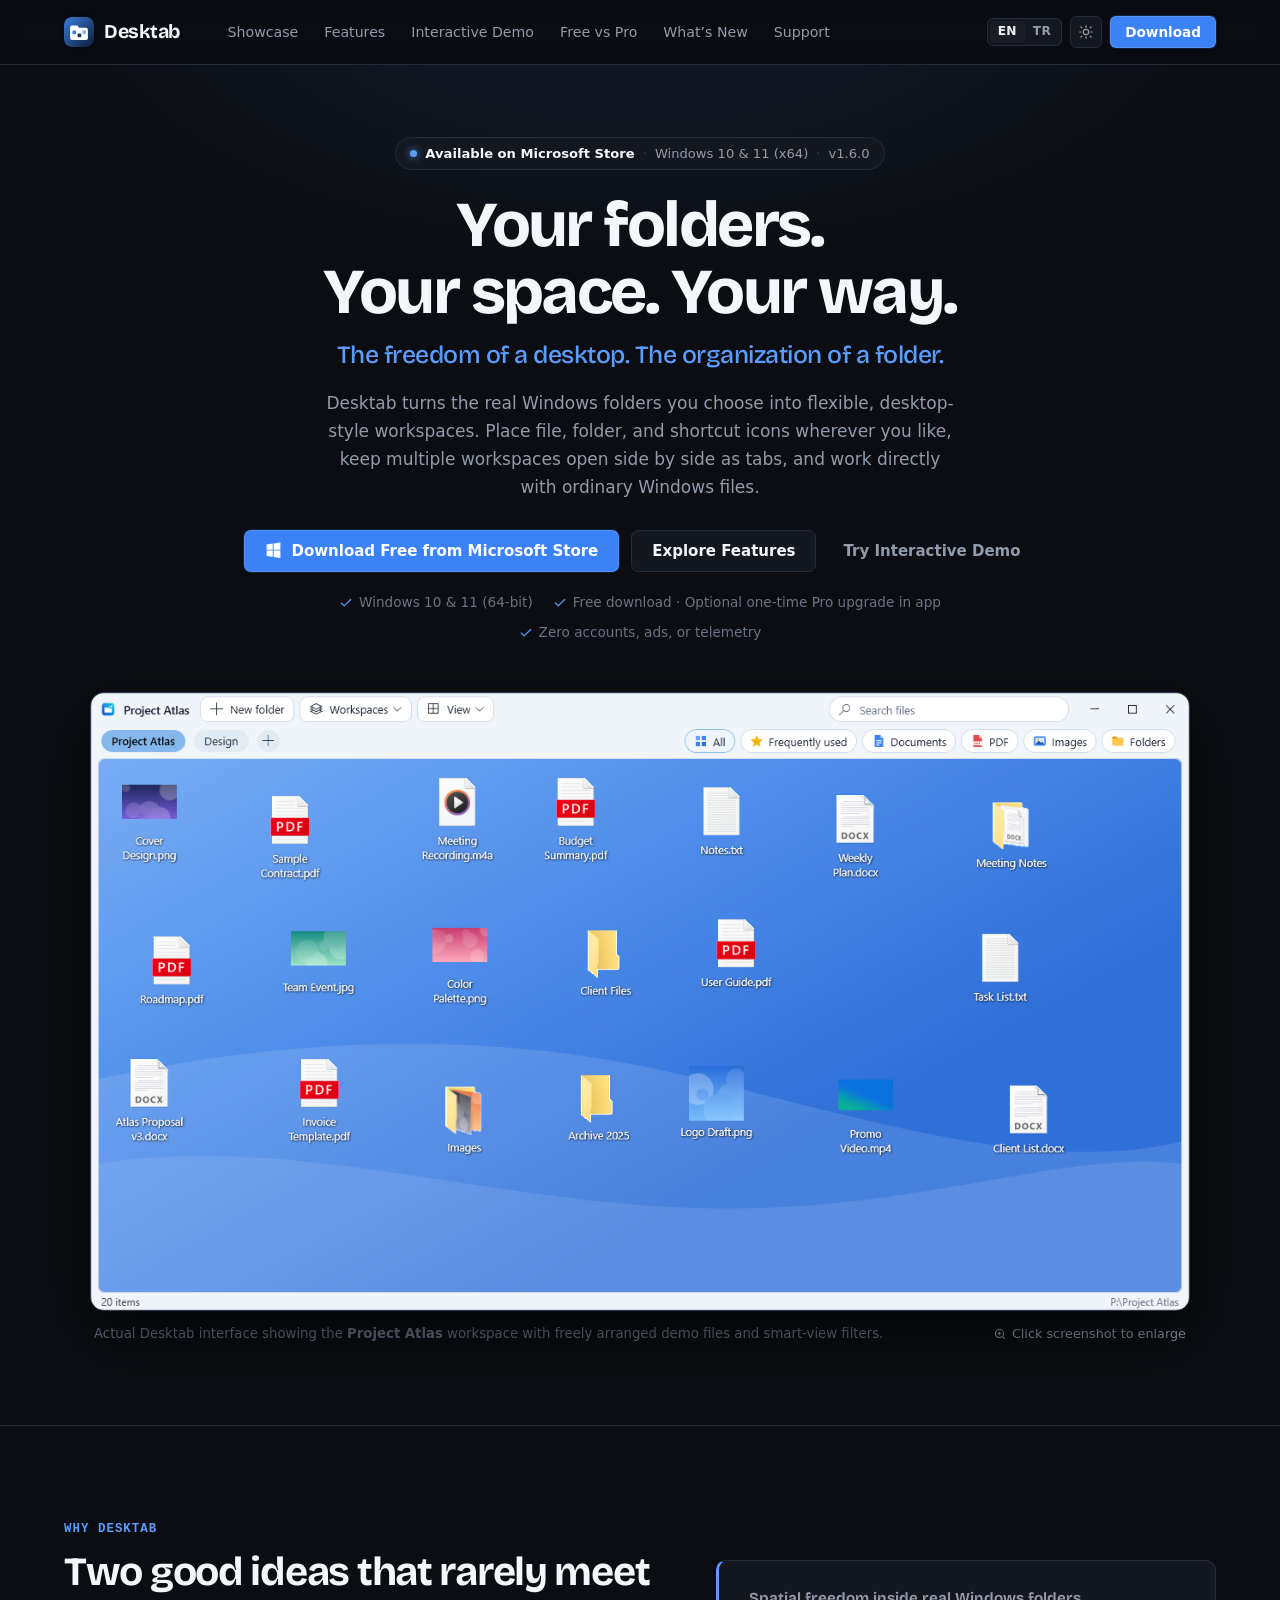
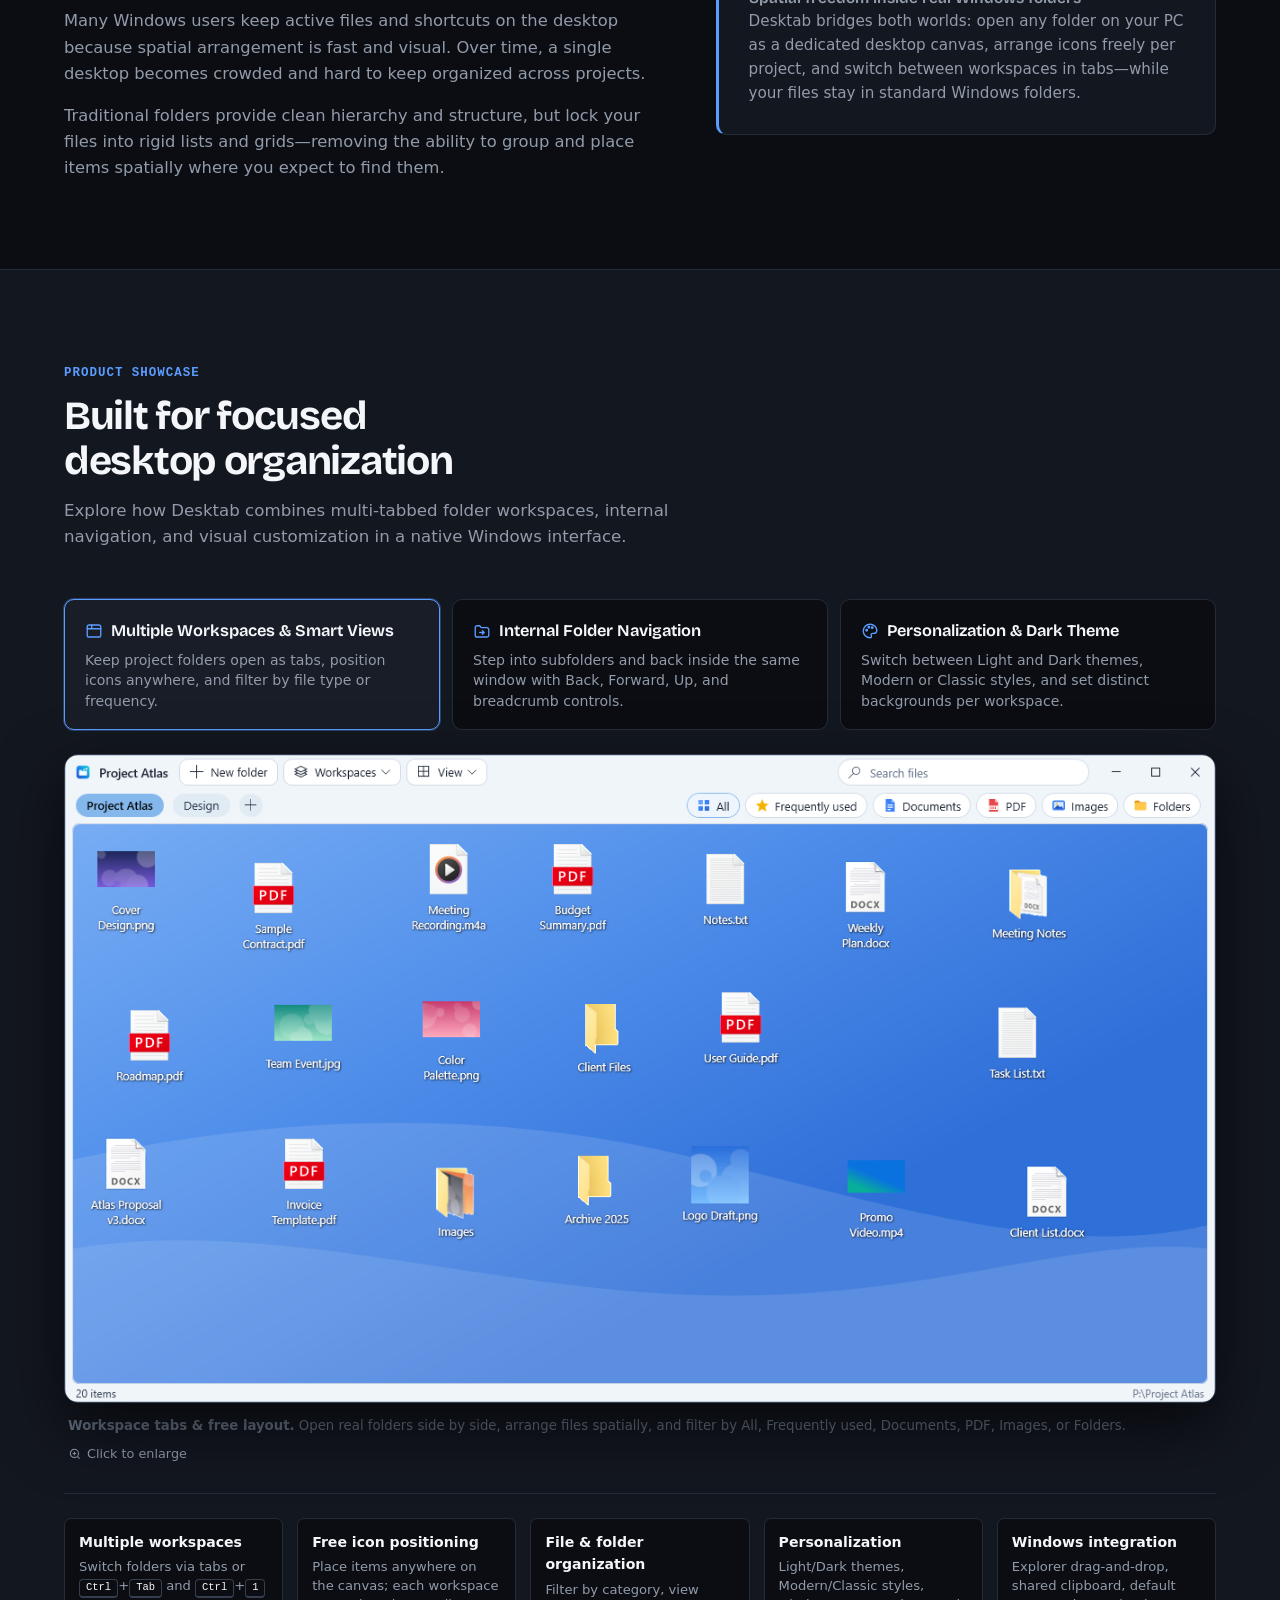
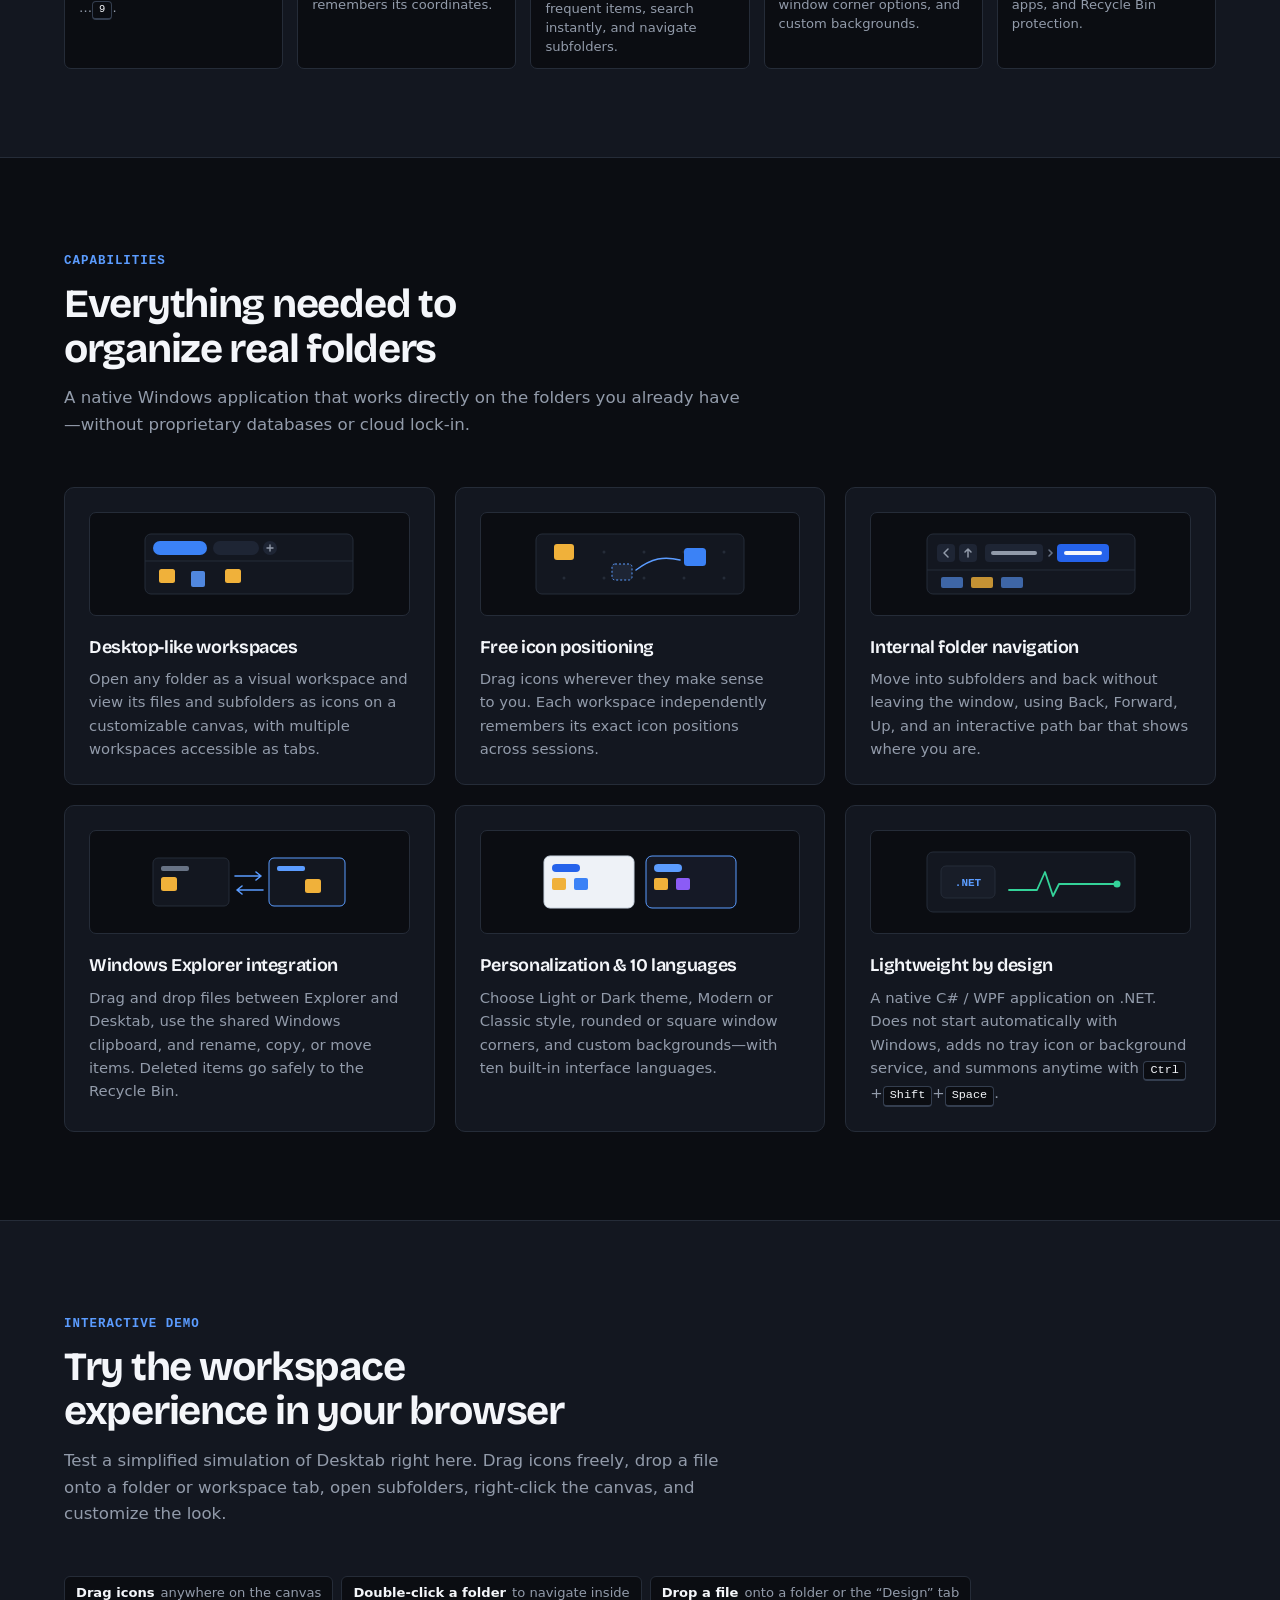
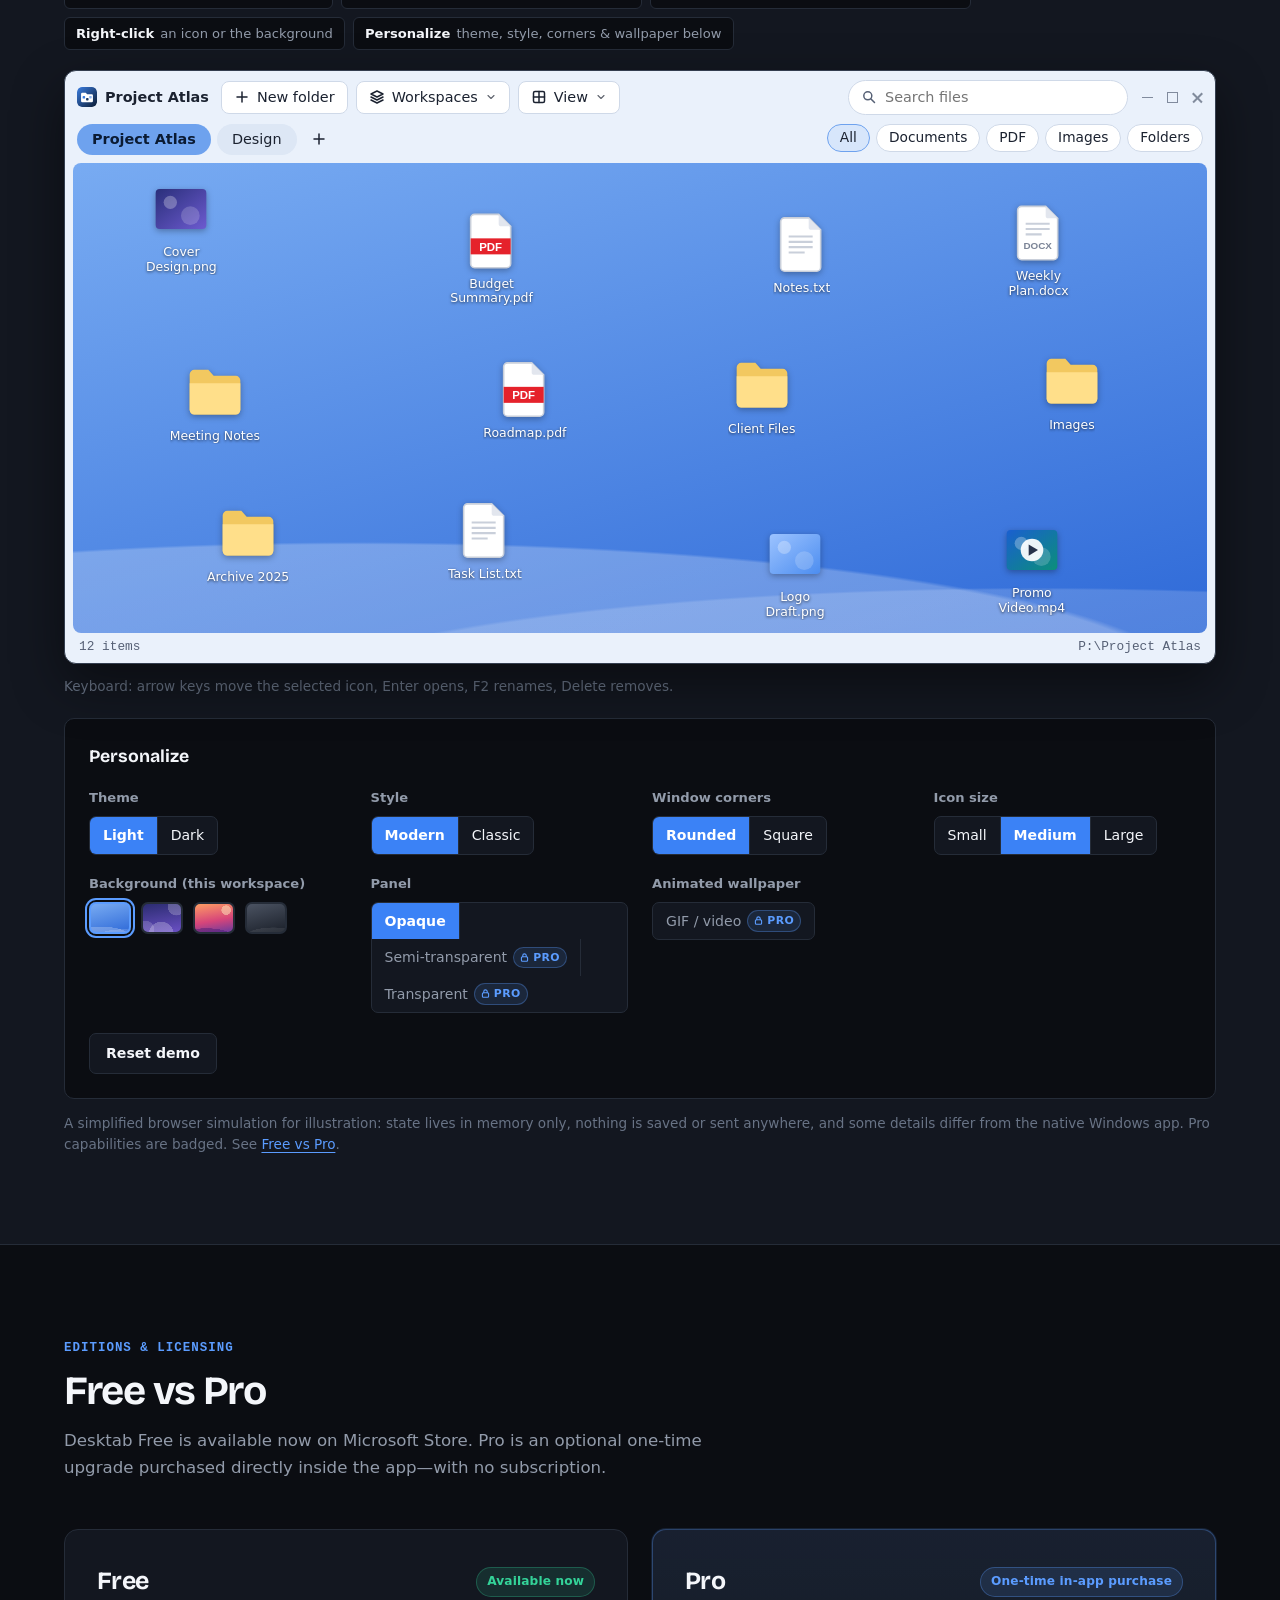
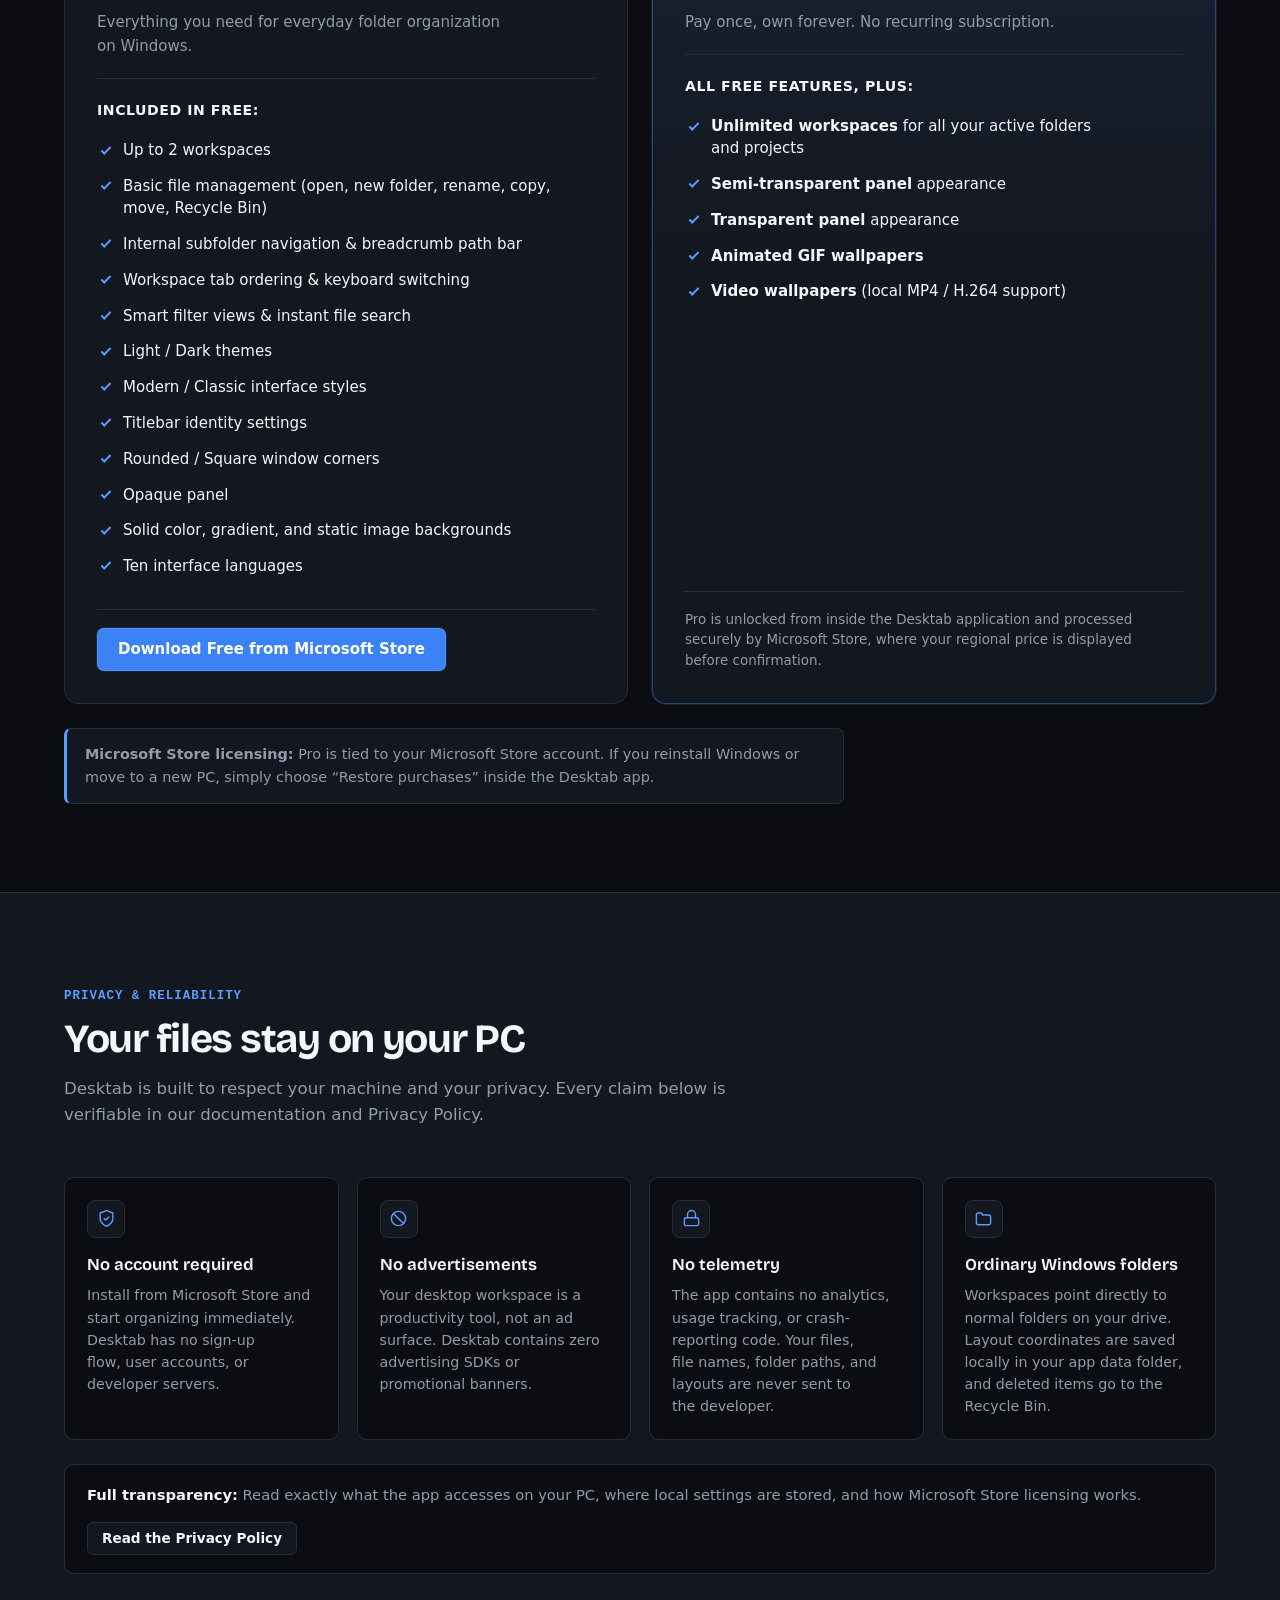
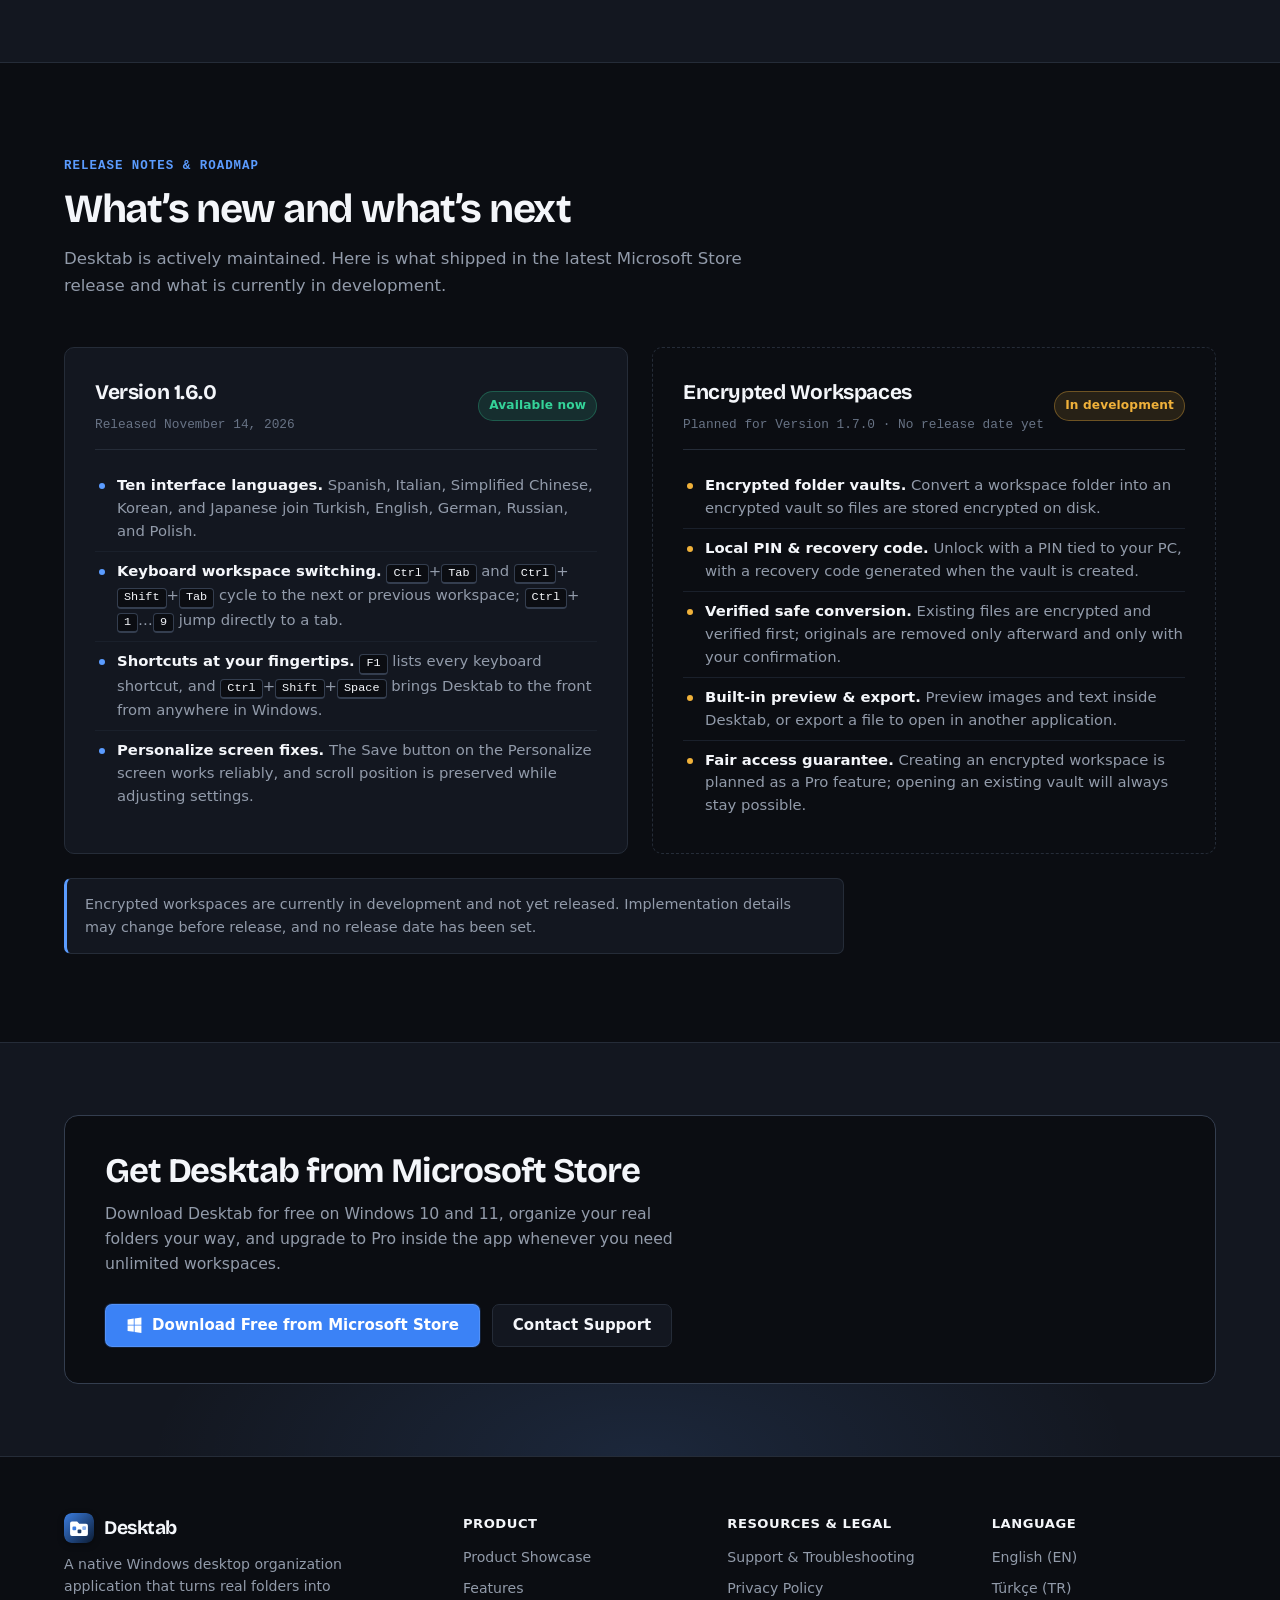
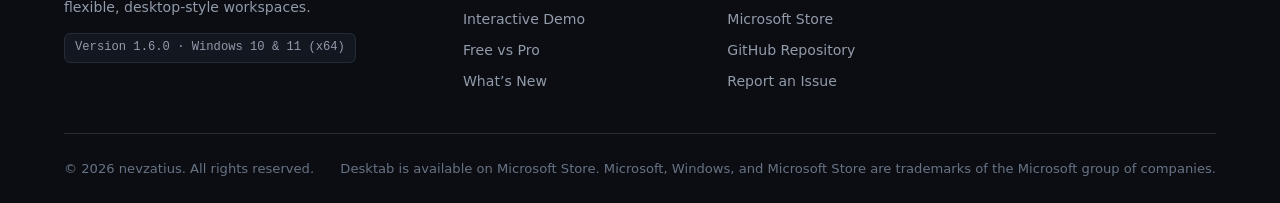
<file: docs/index.html>
<!doctype html>
<html lang="en" data-theme="dark">
<head>
  <meta charset="utf-8">
  <meta name="viewport" content="width=device-width, initial-scale=1">
  <title>Desktab — Your folders. Your space. Your way.</title>
  <meta name="description" content="Desktab is a native Windows desktop organization app that turns real folders into flexible, desktop-style workspaces with freely positioned icons. Download Free from Microsoft Store.">
  <link rel="canonical" href="https://nevzatius.github.io/desktab-site/">
  <link rel="alternate" hreflang="en" href="https://nevzatius.github.io/desktab-site/">
  <link rel="alternate" hreflang="tr" href="https://nevzatius.github.io/desktab-site/tr/">
  <link rel="alternate" hreflang="x-default" href="https://nevzatius.github.io/desktab-site/">
  <meta property="og:type" content="website">
  <meta property="og:site_name" content="Desktab">
  <meta property="og:title" content="Desktab — Your folders. Your space. Your way.">
  <meta property="og:description" content="The freedom of a desktop. The organization of a folder. A native Windows app that turns real folders into desktop-style workspaces. Available on Microsoft Store.">
  <meta property="og:url" content="https://nevzatius.github.io/desktab-site/">
  <meta property="og:locale" content="en_US">
  <meta property="og:locale:alternate" content="tr_TR">
  <meta property="og:image" content="https://nevzatius.github.io/desktab-site/assets/images/og-image.png">
  <meta property="og:image:alt" content="Desktab for Windows: The freedom of a desktop. The organization of a folder.">
  <meta name="twitter:card" content="summary_large_image">
  <meta name="theme-color" content="#0B0D12">
  <link rel="icon" type="image/svg+xml" href="assets/images/favicon.svg">
  <link rel="preload" href="assets/fonts/bricolage-grotesque-latin-wght-normal.woff2" as="font" type="font/woff2" crossorigin>
  <script src="assets/theme.js?v=20261116-v2"></script>
  <link rel="stylesheet" href="assets/styles.css?v=20261116-v2">
  <link rel="stylesheet" href="assets/demo.css?v=20261116-v2">
</head>
<body>
  <a class="skip-link" href="#main">Skip to content</a>

  <!-- A. Navigation -->
  <header class="site-header">
    <div class="container">
      <a class="brand" href="./" aria-label="Desktab — home">
        <svg class="brand-mark" viewBox="0 0 64 64" aria-hidden="true" focusable="false"><defs><linearGradient id="dt-bg" x1="0" y1="0" x2="1" y2="1"><stop offset="0" stop-color="#3b7de0"/><stop offset="1" stop-color="#0b1b33"/></linearGradient></defs><rect width="64" height="64" rx="15" fill="url(#dt-bg)"/><path d="M13 22a4 4 0 0 1 4-4h11l4.5 5H47a4 4 0 0 1 4 4v18a4 4 0 0 1-4 4H17a4 4 0 0 1-4-4z" fill="#fff"/><rect x="18" y="29" width="8" height="8" rx="2.2" fill="#3b7de0"/><rect x="29" y="35" width="8" height="8" rx="2.2" fill="#1b3a66"/><rect x="39" y="28.5" width="8" height="8" rx="2.2" fill="#8db4f0"/></svg>
        <span>Desktab</span>
      </a>

      <button type="button" class="nav-toggle" id="nav-toggle" aria-expanded="false" aria-controls="site-nav" aria-label="Open menu">
        <svg class="i-menu" viewBox="0 0 24 24" aria-hidden="true" focusable="false"><path d="M4 7h16M4 12h16M4 17h16"/></svg>
        <svg class="i-close" viewBox="0 0 24 24" aria-hidden="true" focusable="false"><path d="M6 6l12 12M18 6 6 18"/></svg>
      </button>

      <nav class="site-nav" id="site-nav" aria-label="Main">
        <ul>
          <li><a href="#showcase">Showcase</a></li>
          <li><a href="#features">Features</a></li>
          <li><a href="#demo">Interactive Demo</a></li>
          <li><a href="#plans">Free vs Pro</a></li>
          <li><a href="#whats-new">What’s New</a></li>
          <li><a href="support/">Support</a></li>
        </ul>
        <div class="nav-actions">
          <div class="lang-switch" role="group" aria-label="Language">
            <span lang="en" aria-current="true">EN</span>
            <a href="tr/" lang="tr" hreflang="tr" aria-label="Türkçe">TR</a>
          </div>
          <button type="button" class="theme-toggle" id="theme-toggle" aria-pressed="true" aria-label="Switch to light theme">
            <svg class="i-moon" viewBox="0 0 24 24" aria-hidden="true" focusable="false"><path d="M20 14.5A8 8 0 0 1 9.5 4a8 8 0 1 0 10.5 10.5z"/></svg>
            <svg class="i-sun" viewBox="0 0 24 24" aria-hidden="true" focusable="false"><circle cx="12" cy="12" r="4"/><path d="M12 2.5v2.2M12 19.3v2.2M4.2 4.2l1.6 1.6M18.2 18.2l1.6 1.6M2.5 12h2.2M19.3 12h2.2M4.2 19.8l1.6-1.6M18.2 5.8l1.6-1.6"/></svg>
          </button>
          <a class="btn btn-primary btn-sm" href="https://apps.microsoft.com/detail/9P05F9J6TJ1R">Download</a>
        </div>
      </nav>
    </div>
  </header>

  <main id="main">
    <!-- B. Hero Section -->
    <section class="hero" aria-labelledby="hero-title">
      <div class="container">
        <div class="hero-top">
          <p class="eyebrow">
            <span class="eyebrow-dot" aria-hidden="true"></span>
            <strong>Available on Microsoft Store</strong>
            <span class="eyebrow-sep" aria-hidden="true">·</span>
            <span>Windows 10 &amp; 11 (x64)</span>
            <span class="eyebrow-sep" aria-hidden="true">·</span>
            <span>v1.6.0</span>
          </p>
          <h1 id="hero-title"><span class="sr-only">Desktab — </span><span class="nw">Your folders.</span> <span class="nw">Your space.</span> <span class="nw">Your way.</span></h1>
          <p class="hero-subtitle">The freedom of a desktop. The organization of a folder.</p>
          <p class="lead">Desktab turns the real Windows folders you choose into flexible, desktop-style workspaces. Place file, folder, and shortcut icons wherever you like, keep multiple workspaces open side by side as tabs, and work directly with ordinary Windows files.</p>
          <div class="hero-actions">
            <a class="btn btn-primary" href="https://apps.microsoft.com/detail/9P05F9J6TJ1R">
              <svg viewBox="0 0 16 16" aria-hidden="true" focusable="false"><path d="M1.5 2.3 7.3 1.5v5.8H1.5V2.3zm6.6-.9L14.5.5v6.8H8.1V1.4zM1.5 8.1h5.8v5.8l-5.8-.8V8.1zm6.6 0h6.4v6.9l-6.4-.9V8.1z"/></svg>
              <span>Download Free from Microsoft Store</span>
            </a>
            <a class="btn btn-secondary" href="#features">Explore Features</a>
            <a class="btn btn-ghost" href="#demo">Try Interactive Demo</a>
          </div>
          <ul class="hero-meta" aria-label="Product highlights">
            <li>
              <svg viewBox="0 0 24 24" aria-hidden="true"><path d="M20 6 9 17l-5-5"/></svg>
              <span>Windows 10 &amp; 11 (64-bit)</span>
            </li>
            <li>
              <svg viewBox="0 0 24 24" aria-hidden="true"><path d="M20 6 9 17l-5-5"/></svg>
              <span>Free download · Optional one-time Pro upgrade in app</span>
            </li>
            <li>
              <svg viewBox="0 0 24 24" aria-hidden="true"><path d="M20 6 9 17l-5-5"/></svg>
              <span>Zero accounts, ads, or telemetry</span>
            </li>
          </ul>
        </div>

        <div class="hero-stage">
          <figure class="shot">
            <div class="shot-frame">
              <a class="shot-link" href="assets/images/app-main-en.png" aria-label="Open full-size screenshot of the Desktab main workspace">
                <img src="assets/images/app-main-en.png" width="1280" height="720" alt="Desktab showing the Project Atlas workspace: file and folder icons placed freely on a blue background, with two workspace tabs and smart-view filter buttons above." fetchpriority="high">
              </a>
            </div>
            <figcaption class="shot-caption-bar">
              <span>Actual Desktab interface showing the <strong>Project Atlas</strong> workspace with freely arranged demo files and smart-view filters.</span>
              <span class="shot-zoom-hint"><svg viewBox="0 0 24 24" aria-hidden="true"><circle cx="11" cy="11" r="7"/><path d="m20 20-3.5-3.5M11 8v6M8 11h6"/></svg>Click screenshot to enlarge</span>
            </figcaption>
          </figure>
        </div>
      </div>
    </section>

    <!-- Core Concept / Why Desktab -->
    <section aria-labelledby="problem-title">
      <div class="container">
        <div class="value-split">
          <div class="value-copy">
            <span class="section-kicker">Why Desktab</span>
            <h2 id="problem-title">Two good ideas that rarely meet</h2>
            <p>Many Windows users keep active files and shortcuts on the desktop because spatial arrangement is fast and visual. Over time, a single desktop becomes crowded and hard to keep organized across projects.</p>
            <p>Traditional folders provide clean hierarchy and structure, but lock your files into rigid lists and grids—removing the ability to group and place items spatially where you expect to find them.</p>
          </div>
          <div class="value-callout">
            <p class="value-callout-title">Spatial freedom inside real Windows folders</p>
            <p>Desktab bridges both worlds: open any folder on your PC as a dedicated desktop canvas, arrange icons freely per project, and switch between workspaces in tabs—while your files stay in standard Windows folders.</p>
          </div>
        </div>
      </div>
    </section>

    <!-- C. Product Showcase -->
    <section id="showcase" class="alt" aria-labelledby="showcase-title">
      <div class="container">
        <div class="section-header">
          <span class="section-kicker">Product Showcase</span>
          <h2 id="showcase-title">Built for focused desktop organization</h2>
          <p class="section-intro">Explore how Desktab combines multi-tabbed folder workspaces, internal navigation, and visual customization in a native Windows interface.</p>
        </div>

        <div class="showcase-tabs" role="tablist" aria-label="Application views" data-showcase-tabs>
          <button type="button" role="tab" class="showcase-tab is-active" id="tab-workspaces" aria-selected="true" aria-controls="panel-workspaces" tabindex="0" data-showcase-tab="workspaces">
            <span class="showcase-tab-head">
              <svg viewBox="0 0 24 24" aria-hidden="true"><rect x="3" y="4" width="18" height="16" rx="2.5"/><path d="M3 9h18M9 4v5"/></svg>
              <span>Multiple Workspaces &amp; Smart Views</span>
            </span>
            <span class="showcase-tab-desc">Keep project folders open as tabs, position icons anywhere, and filter by file type or frequency.</span>
          </button>

          <button type="button" role="tab" class="showcase-tab" id="tab-navigation" aria-selected="false" aria-controls="panel-navigation" tabindex="-1" data-showcase-tab="navigation">
            <span class="showcase-tab-head">
              <svg viewBox="0 0 24 24" aria-hidden="true"><path d="M3 7.5A2.5 2.5 0 0 1 5.5 5H9l2 2.5h7.5A2.5 2.5 0 0 1 21 10v7.5a2.5 2.5 0 0 1-2.5 2.5h-13A2.5 2.5 0 0 1 3 17.5z"/><path d="M9 14h6m-2.5-2.5L15 14l-2.5 2.5"/></svg>
              <span>Internal Folder Navigation</span>
            </span>
            <span class="showcase-tab-desc">Step into subfolders and back inside the same window with Back, Forward, Up, and breadcrumb controls.</span>
          </button>

          <button type="button" role="tab" class="showcase-tab" id="tab-personalize" aria-selected="false" aria-controls="panel-personalize" tabindex="-1" data-showcase-tab="personalize">
            <span class="showcase-tab-head">
              <svg viewBox="0 0 24 24" aria-hidden="true"><path d="M12 3a9 9 0 1 0 0 18c1.4 0 2-1 2-2 0-.8-.5-1.3-.5-2 0-1 .8-1.8 1.8-1.8H17a4 4 0 0 0 4-4C21 6.6 17 3 12 3z"/><circle cx="7.5" cy="11" r="1" fill="currentColor"/><circle cx="10.5" cy="7" r="1" fill="currentColor"/><circle cx="15" cy="7.5" r="1" fill="currentColor"/></svg>
              <span>Personalization &amp; Dark Theme</span>
            </span>
            <span class="showcase-tab-desc">Switch between Light and Dark themes, Modern or Classic styles, and set distinct backgrounds per workspace.</span>
          </button>
        </div>

        <div class="showcase-panels">
          <div class="showcase-panel is-active" id="panel-workspaces" role="tabpanel" aria-labelledby="tab-workspaces" data-showcase-panel="workspaces">
            <figure class="shot">
              <div class="shot-frame">
                <a class="shot-link" href="assets/images/app-main-en.png" aria-label="Open full-size screenshot of multiple workspaces and smart views">
                  <img src="assets/images/app-main-en.png" width="1280" height="720" alt="Desktab showing the Project Atlas workspace with freely placed icons, workspace tabs, search box, and smart-view filters." loading="lazy" decoding="async">
                </a>
              </div>
              <figcaption class="shot-caption-bar">
                <span><strong>Workspace tabs &amp; free layout.</strong> Open real folders side by side, arrange files spatially, and filter by All, Frequently used, Documents, PDF, Images, or Folders.</span>
                <span class="shot-zoom-hint"><svg viewBox="0 0 24 24" aria-hidden="true"><circle cx="11" cy="11" r="7"/><path d="m20 20-3.5-3.5M11 8v6M8 11h6"/></svg>Click to enlarge</span>
              </figcaption>
            </figure>
          </div>

          <div class="showcase-panel" id="panel-navigation" role="tabpanel" aria-labelledby="tab-navigation" data-showcase-panel="navigation" hidden>
            <figure class="shot">
              <div class="shot-frame">
                <a class="shot-link" href="assets/images/app-nav-en.png" aria-label="Open full-size screenshot of internal folder navigation">
                  <img src="assets/images/app-nav-en.png" width="1280" height="720" alt="Desktab inside the Images subfolder of Project Atlas, with a path bar and back, forward and up buttons above six image thumbnails." loading="lazy" decoding="async">
                </a>
              </div>
              <figcaption class="shot-caption-bar">
                <span><strong>Internal folder navigation.</strong> Browse into subfolders and return up levels without opening separate windows, with full path breadcrumbs.</span>
                <span class="shot-zoom-hint"><svg viewBox="0 0 24 24" aria-hidden="true"><circle cx="11" cy="11" r="7"/><path d="m20 20-3.5-3.5M11 8v6M8 11h6"/></svg>Click to enlarge</span>
              </figcaption>
            </figure>
          </div>

          <div class="showcase-panel" id="panel-personalize" role="tabpanel" aria-labelledby="tab-personalize" data-showcase-panel="personalize" hidden>
            <figure class="shot">
              <div class="shot-frame">
                <a class="shot-link" href="assets/images/app-dark-en.png" aria-label="Open full-size screenshot of Desktab in dark theme">
                  <img src="assets/images/app-dark-en.png" width="1280" height="720" alt="Desktab in dark theme on a second workspace tab called Design, with a purple static image background and freely placed icons." loading="lazy" decoding="async">
                </a>
              </div>
              <figcaption class="shot-caption-bar">
                <span><strong>Dark theme &amp; custom backgrounds.</strong> A second workspace tab (“Design”) using dark mode and a static image wallpaper.</span>
                <span class="shot-zoom-hint"><svg viewBox="0 0 24 24" aria-hidden="true"><circle cx="11" cy="11" r="7"/><path d="m20 20-3.5-3.5M11 8v6M8 11h6"/></svg>Click to enlarge</span>
              </figcaption>
            </figure>
          </div>
        </div>

        <ul class="showcase-pillars" aria-label="Core workflow pillars">
          <li>
            <strong>Multiple workspaces</strong>
            <span>Switch folders via tabs or <kbd>Ctrl</kbd>+<kbd>Tab</kbd> and <kbd>Ctrl</kbd>+<kbd>1</kbd>…<kbd>9</kbd>.</span>
          </li>
          <li>
            <strong>Free icon positioning</strong>
            <span>Place items anywhere on the canvas; each workspace remembers its coordinates.</span>
          </li>
          <li>
            <strong>File &amp; folder organization</strong>
            <span>Filter by category, view frequent items, search instantly, and navigate subfolders.</span>
          </li>
          <li>
            <strong>Personalization</strong>
            <span>Light/Dark themes, Modern/Classic styles, window corner options, and custom backgrounds.</span>
          </li>
          <li>
            <strong>Windows integration</strong>
            <span>Explorer drag-and-drop, shared clipboard, default apps, and Recycle Bin protection.</span>
          </li>
        </ul>
      </div>
    </section>

    <!-- D. Features -->
    <section id="features" aria-labelledby="features-title">
      <div class="container">
        <div class="section-header">
          <span class="section-kicker">Capabilities</span>
          <h2 id="features-title">Everything needed to organize real folders</h2>
          <p class="section-intro">A native Windows application that works directly on the folders you already have—without proprietary databases or cloud lock-in.</p>
        </div>

        <ul class="features-grid">
          <li class="feature-card">
            <div class="feature-preview" aria-hidden="true">
              <svg viewBox="0 0 220 76" fill="none">
                <rect x="6" y="8" width="208" height="60" rx="6" fill="#131720" stroke="#252C38"/>
                <rect x="14" y="15" width="54" height="14" rx="7" fill="#3B82F6"/>
                <rect x="74" y="15" width="46" height="14" rx="7" fill="#1E2534"/>
                <circle cx="131" cy="22" r="7" fill="#1E2534"/>
                <path d="M128 22h6M131 19v6" stroke="#929BAA" stroke-width="1.4" stroke-linecap="round"/>
                <line x1="6" y1="35" x2="214" y2="35" stroke="#252C38"/>
                <rect x="20" y="43" width="16" height="14" rx="2.5" fill="#F0B13A"/>
                <rect x="52" y="45" width="14" height="16" rx="2" fill="#5B9CFF" opacity="0.85"/>
                <rect x="86" y="43" width="16" height="14" rx="2.5" fill="#F0B13A"/>
              </svg>
            </div>
            <h3>Desktop-like workspaces</h3>
            <p>Open any folder as a visual workspace and view its files and subfolders as icons on a customizable canvas, with multiple workspaces accessible as tabs.</p>
          </li>

          <li class="feature-card">
            <div class="feature-preview" aria-hidden="true">
              <svg viewBox="0 0 220 76" fill="none">
                <rect x="6" y="8" width="208" height="60" rx="6" fill="#131720" stroke="#252C38"/>
                <circle cx="34" cy="26" r="1.5" fill="#252C38"/><circle cx="74" cy="26" r="1.5" fill="#252C38"/><circle cx="114" cy="26" r="1.5" fill="#252C38"/><circle cx="154" cy="26" r="1.5" fill="#252C38"/><circle cx="194" cy="26" r="1.5" fill="#252C38"/>
                <circle cx="34" cy="52" r="1.5" fill="#252C38"/><circle cx="74" cy="52" r="1.5" fill="#252C38"/><circle cx="114" cy="52" r="1.5" fill="#252C38"/><circle cx="154" cy="52" r="1.5" fill="#252C38"/><circle cx="194" cy="52" r="1.5" fill="#252C38"/>
                <rect x="24" y="18" width="20" height="16" rx="3" fill="#F0B13A"/>
                <rect x="82" y="38" width="20" height="16" rx="3" fill="#1E2534" stroke="#5B9CFF" stroke-dasharray="2 2"/>
                <path d="M106 44c16-12 28-14 44-10" stroke="#5B9CFF" stroke-width="1.5" stroke-linecap="round"/>
                <rect x="154" y="22" width="22" height="18" rx="3.5" fill="#3B82F6"/>
              </svg>
            </div>
            <h3>Free icon positioning</h3>
            <p>Drag icons wherever they make sense to you. Each workspace independently remembers its exact icon positions across sessions.</p>
          </li>

          <li class="feature-card">
            <div class="feature-preview" aria-hidden="true">
              <svg viewBox="0 0 220 76" fill="none">
                <rect x="6" y="8" width="208" height="60" rx="6" fill="#131720" stroke="#252C38"/>
                <rect x="16" y="18" width="18" height="18" rx="4" fill="#1E2534"/>
                <path d="m27 23-4 4 4 4" stroke="#929BAA" stroke-width="1.5" stroke-linecap="round" stroke-linejoin="round"/>
                <rect x="38" y="18" width="18" height="18" rx="4" fill="#1E2534"/>
                <path d="M47 31v-8m-3 3 3-3 3 3" stroke="#929BAA" stroke-width="1.5" stroke-linecap="round" stroke-linejoin="round"/>
                <rect x="64" y="18" width="58" height="18" rx="4" fill="#1E2534"/>
                <rect x="70" y="25" width="46" height="4" rx="2" fill="#929BAA"/>
                <path d="m128 24 3 3-3 3" stroke="#687385" stroke-width="1.5" stroke-linecap="round"/>
                <rect x="136" y="18" width="52" height="18" rx="4" fill="#2563EB"/>
                <rect x="143" y="25" width="38" height="4" rx="2" fill="#F4F6FA"/>
                <line x1="6" y1="44" x2="214" y2="44" stroke="#252C38"/>
                <rect x="20" y="51" width="22" height="11" rx="2" fill="#5B9CFF" opacity="0.6"/>
                <rect x="50" y="51" width="22" height="11" rx="2" fill="#F0B13A" opacity="0.8"/>
                <rect x="80" y="51" width="22" height="11" rx="2" fill="#5B9CFF" opacity="0.6"/>
              </svg>
            </div>
            <h3>Internal folder navigation</h3>
            <p>Move into subfolders and back without leaving the window, using Back, Forward, Up, and an interactive path bar that shows where you are.</p>
          </li>

          <li class="feature-card">
            <div class="feature-preview" aria-hidden="true">
              <svg viewBox="0 0 220 76" fill="none">
                <rect x="14" y="14" width="76" height="48" rx="5" fill="#131720" stroke="#252C38"/>
                <rect x="22" y="22" width="28" height="5" rx="2" fill="#687385"/>
                <rect x="22" y="33" width="16" height="14" rx="2.5" fill="#F0B13A"/>
                <rect x="130" y="14" width="76" height="48" rx="5" fill="#131720" stroke="#5B9CFF"/>
                <rect x="138" y="22" width="28" height="5" rx="2" fill="#5B9CFF"/>
                <rect x="166" y="35" width="16" height="14" rx="2.5" fill="#F0B13A"/>
                <path d="M96 32h26m-5-4 5 4-5 4M124 46H98m5-4-5 4 5 4" stroke="#5B9CFF" stroke-width="1.6" stroke-linecap="round" stroke-linejoin="round"/>
              </svg>
            </div>
            <h3>Windows Explorer integration</h3>
            <p>Drag and drop files between Explorer and Desktab, use the shared Windows clipboard, and rename, copy, or move items. Deleted items go safely to the Recycle Bin.</p>
          </li>

          <li class="feature-card">
            <div class="feature-preview" aria-hidden="true">
              <svg viewBox="0 0 220 76" fill="none">
                <rect x="14" y="12" width="90" height="52" rx="6" fill="#EEF2F7" stroke="#CBD5E1"/>
                <rect x="22" y="20" width="28" height="8" rx="4" fill="#2563EB"/>
                <rect x="22" y="34" width="14" height="12" rx="2" fill="#F0B13A"/>
                <rect x="44" y="34" width="14" height="12" rx="2" fill="#3B82F6"/>
                <rect x="116" y="12" width="90" height="52" rx="6" fill="#151926" stroke="#5B9CFF"/>
                <rect x="124" y="20" width="28" height="8" rx="4" fill="#5B9CFF"/>
                <rect x="124" y="34" width="14" height="12" rx="2" fill="#F0B13A"/>
                <rect x="146" y="34" width="14" height="12" rx="2" fill="#8B5CF6"/>
              </svg>
            </div>
            <h3>Personalization &amp; 10 languages</h3>
            <p>Choose Light or Dark theme, Modern or Classic style, rounded or square window corners, and custom backgrounds—with ten built-in interface languages.</p>
          </li>

          <li class="feature-card">
            <div class="feature-preview" aria-hidden="true">
              <svg viewBox="0 0 220 76" fill="none">
                <rect x="6" y="8" width="208" height="60" rx="6" fill="#131720" stroke="#252C38"/>
                <rect x="20" y="22" width="54" height="32" rx="5" fill="#181D28" stroke="#252C38"/>
                <text x="47" y="42" text-anchor="middle" fill="#5B9CFF" font-family="Consolas, monospace" font-size="11" font-weight="700">.NET</text>
                <path d="M88 46h28l8-18 8 24 6-12h58" stroke="#34D399" stroke-width="1.8" stroke-linecap="round" stroke-linejoin="round"/>
                <circle cx="196" cy="40" r="3.5" fill="#34D399"/>
              </svg>
            </div>
            <h3>Lightweight by design</h3>
            <p>A native C# / WPF application on .NET. Does not start automatically with Windows, adds no tray icon or background service, and summons anytime with <kbd>Ctrl</kbd>+<kbd>Shift</kbd>+<kbd>Space</kbd>.</p>
          </li>
        </ul>
      </div>
    </section>

    <!-- E. Interactive Demo -->
    <section id="demo" class="alt" aria-labelledby="demo-title">
      <div class="container">
        <div class="section-header">
          <span class="section-kicker">Interactive Demo</span>
          <h2 id="demo-title">Try the workspace experience in your browser</h2>
          <p class="section-intro">Test a simplified simulation of Desktab right here. Drag icons freely, drop a file onto a folder or workspace tab, open subfolders, right-click the canvas, and customize the look.</p>
        </div>

        <ul class="demo-hints" aria-label="Things to try in the demo">
          <li><strong>Drag icons</strong> anywhere on the canvas</li>
          <li><strong>Double-click a folder</strong> to navigate inside</li>
          <li><strong>Drop a file</strong> onto a folder or the “Design” tab</li>
          <li><strong>Right-click</strong> an icon or the background</li>
          <li><strong>Personalize</strong> theme, style, corners &amp; wallpaper below</li>
        </ul>

        <div id="dz" class="dz"><noscript><p class="dz-note">The interactive demo requires JavaScript. The screenshots above show the real application.</p></noscript></div>
        <p class="dz-note">A simplified browser simulation for illustration: state lives in memory only, nothing is saved or sent anywhere, and some details differ from the native Windows app. Pro capabilities are badged. See <a href="#plans">Free vs Pro</a>.</p>
      </div>
    </section>

    <!-- F. Free vs Pro -->
    <section id="plans" aria-labelledby="plans-title">
      <div class="container">
        <div class="section-header">
          <span class="section-kicker">Editions &amp; Licensing</span>
          <h2 id="plans-title">Free vs Pro</h2>
          <p class="section-intro">Desktab Free is available now on Microsoft Store. Pro is an optional one-time upgrade purchased directly inside the app—with no subscription.</p>
        </div>

        <div class="plans-grid">
          <article class="plan-card" aria-labelledby="free-title">
            <div class="plan-head">
              <div class="plan-title-row">
                <h3 id="free-title">Free</h3>
                <span class="badge">Available now</span>
              </div>
              <p class="plan-sub">Everything you need for everyday folder organization on Windows.</p>
            </div>
            <p class="plan-includes">Included in Free:</p>
            <ul class="plan-list">
              <li>Up to 2 workspaces</li>
              <li>Basic file management (open, new folder, rename, copy, move, Recycle Bin)</li>
              <li>Internal subfolder navigation &amp; breadcrumb path bar</li>
              <li>Workspace tab ordering &amp; keyboard switching</li>
              <li>Smart filter views &amp; instant file search</li>
              <li>Light / Dark themes</li>
              <li>Modern / Classic interface styles</li>
              <li>Titlebar identity settings</li>
              <li>Rounded / Square window corners</li>
              <li>Opaque panel</li>
              <li>Solid color, gradient, and static image backgrounds</li>
              <li>Ten interface languages</li>
            </ul>
            <div class="plan-footer">
              <a class="btn btn-primary" href="https://apps.microsoft.com/detail/9P05F9J6TJ1R">Download Free from Microsoft Store</a>
            </div>
          </article>

          <article class="plan-card pro" aria-labelledby="pro-title">
            <div class="plan-head">
              <div class="plan-title-row">
                <h3 id="pro-title">Pro</h3>
                <span class="badge badge-accent">One-time in-app purchase</span>
              </div>
              <p class="plan-sub">Pay once, own forever. No recurring subscription.</p>
            </div>
            <p class="plan-includes">All Free features, plus:</p>
            <ul class="plan-list">
              <li><strong>Unlimited workspaces</strong> for all your active folders and projects</li>
              <li><strong>Semi-transparent panel</strong> appearance</li>
              <li><strong>Transparent panel</strong> appearance</li>
              <li><strong>Animated GIF wallpapers</strong></li>
              <li><strong>Video wallpapers</strong> (local MP4 / H.264 support)</li>
            </ul>
            <div class="plan-footer">
              <p class="plan-footer-note">Pro is unlocked from inside the Desktab application and processed securely by Microsoft Store, where your regional price is displayed before confirmation.</p>
            </div>
          </article>
        </div>

        <p class="plan-note"><strong>Microsoft Store licensing:</strong> Pro is tied to your Microsoft Store account. If you reinstall Windows or move to a new PC, simply choose “Restore purchases” inside the Desktab app.</p>
      </div>
    </section>

    <!-- G. Privacy and Trust -->
    <section id="privacy-trust" class="alt" aria-labelledby="trust-title">
      <div class="container">
        <div class="section-header">
          <span class="section-kicker">Privacy &amp; Reliability</span>
          <h2 id="trust-title">Your files stay on your PC</h2>
          <p class="section-intro">Desktab is built to respect your machine and your privacy. Every claim below is verifiable in our documentation and Privacy Policy.</p>
        </div>

        <ul class="trust-grid">
          <li class="trust-card">
            <span class="trust-icon" aria-hidden="true">
              <svg viewBox="0 0 24 24"><path d="M12 22s8-4 8-10V5l-8-3-8 3v7c0 6 8 10 8 10z"/><path d="m9 12 2 2 4-4"/></svg>
            </span>
            <h3>No account required</h3>
            <p>Install from Microsoft Store and start organizing immediately. Desktab has no sign-up flow, user accounts, or developer servers.</p>
          </li>

          <li class="trust-card">
            <span class="trust-icon" aria-hidden="true">
              <svg viewBox="0 0 24 24"><circle cx="12" cy="12" r="9"/><path d="m5.6 5.6 12.8 12.8"/></svg>
            </span>
            <h3>No advertisements</h3>
            <p>Your desktop workspace is a productivity tool, not an ad surface. Desktab contains zero advertising SDKs or promotional banners.</p>
          </li>

          <li class="trust-card">
            <span class="trust-icon" aria-hidden="true">
              <svg viewBox="0 0 24 24"><rect x="3" y="11" width="18" height="10" rx="2"/><path d="M7 11V7a5 5 0 0 1 10 0v4"/></svg>
            </span>
            <h3>No telemetry</h3>
            <p>The app contains no analytics, usage tracking, or crash-reporting code. Your files, file names, folder paths, and layouts are never sent to the developer.</p>
          </li>

          <li class="trust-card">
            <span class="trust-icon" aria-hidden="true">
              <svg viewBox="0 0 24 24"><path d="M3 7.5A2.5 2.5 0 0 1 5.5 5H9l2 2.5h7.5A2.5 2.5 0 0 1 21 10v7.5a2.5 2.5 0 0 1-2.5 2.5h-13A2.5 2.5 0 0 1 3 17.5z"/></svg>
            </span>
            <h3>Ordinary Windows folders</h3>
            <p>Workspaces point directly to normal folders on your drive. Layout coordinates are saved locally in your app data folder, and deleted items go to the Recycle Bin.</p>
          </li>
        </ul>

        <div class="trust-bar">
          <p><strong>Full transparency:</strong> Read exactly what the app accesses on your PC, where local settings are stored, and how Microsoft Store licensing works.</p>
          <a class="btn btn-secondary btn-sm" href="privacy/">Read the Privacy Policy</a>
        </div>
      </div>
    </section>

    <!-- H. What's New -->
    <section id="whats-new" aria-labelledby="new-title">
      <div class="container">
        <div class="section-header">
          <span class="section-kicker">Release Notes &amp; Roadmap</span>
          <h2 id="new-title">What’s new and what’s next</h2>
          <p class="section-intro">Desktab is actively maintained. Here is what shipped in the latest Microsoft Store release and what is currently in development.</p>
        </div>

        <div class="changelog-grid">
          <article class="changelog-card" aria-labelledby="v160-title">
            <div class="changelog-meta">
              <div>
                <h3 id="v160-title">Version 1.6.0</h3>
                <span class="changelog-date">Released November 14, 2026</span>
              </div>
              <span class="badge">Available now</span>
            </div>
            <ul class="changelog-list">
              <li><strong>Ten interface languages.</strong> Spanish, Italian, Simplified Chinese, Korean, and Japanese join Turkish, English, German, Russian, and Polish.</li>
              <li><strong>Keyboard workspace switching.</strong> <kbd>Ctrl</kbd>+<kbd>Tab</kbd> and <kbd>Ctrl</kbd>+<kbd>Shift</kbd>+<kbd>Tab</kbd> cycle to the next or previous workspace; <kbd>Ctrl</kbd>+<kbd>1</kbd>…<kbd>9</kbd> jump directly to a tab.</li>
              <li><strong>Shortcuts at your fingertips.</strong> <kbd>F1</kbd> lists every keyboard shortcut, and <kbd>Ctrl</kbd>+<kbd>Shift</kbd>+<kbd>Space</kbd> brings Desktab to the front from anywhere in Windows.</li>
              <li><strong>Personalize screen fixes.</strong> The Save button on the Personalize screen works reliably, and scroll position is preserved while adjusting settings.</li>
            </ul>
          </article>

          <article class="changelog-card upcoming" aria-labelledby="v170-title">
            <div class="changelog-meta">
              <div>
                <h3 id="v170-title">Encrypted Workspaces</h3>
                <span class="changelog-date">Planned for Version 1.7.0 · No release date yet</span>
              </div>
              <span class="badge badge-amber">In development</span>
            </div>
            <ul class="changelog-list">
              <li><strong>Encrypted folder vaults.</strong> Convert a workspace folder into an encrypted vault so files are stored encrypted on disk.</li>
              <li><strong>Local PIN &amp; recovery code.</strong> Unlock with a PIN tied to your PC, with a recovery code generated when the vault is created.</li>
              <li><strong>Verified safe conversion.</strong> Existing files are encrypted and verified first; originals are removed only afterward and only with your confirmation.</li>
              <li><strong>Built-in preview &amp; export.</strong> Preview images and text inside Desktab, or export a file to open in another application.</li>
              <li><strong>Fair access guarantee.</strong> Creating an encrypted workspace is planned as a Pro feature; opening an existing vault will always stay possible.</li>
            </ul>
          </article>
        </div>

        <p class="plan-note">Encrypted workspaces are currently in development and not yet released. Implementation details may change before release, and no release date has been set.</p>
      </div>
    </section>

    <!-- Closing CTA Band -->
    <section class="cta-band" aria-labelledby="cta-title">
      <div class="container">
        <div class="cta-box">
          <div class="cta-copy">
            <h2 id="cta-title">Get Desktab from Microsoft Store</h2>
            <p>Download Desktab for free on Windows 10 and 11, organize your real folders your way, and upgrade to Pro inside the app whenever you need unlimited workspaces.</p>
          </div>
          <div class="cta-actions">
            <a class="btn btn-primary" href="https://apps.microsoft.com/detail/9P05F9J6TJ1R">
              <svg viewBox="0 0 16 16" aria-hidden="true" focusable="false"><path d="M1.5 2.3 7.3 1.5v5.8H1.5V2.3zm6.6-.9L14.5.5v6.8H8.1V1.4zM1.5 8.1h5.8v5.8l-5.8-.8V8.1zm6.6 0h6.4v6.9l-6.4-.9V8.1z"/></svg>
              <span>Download Free from Microsoft Store</span>
            </a>
            <a class="btn btn-secondary" href="support/">Contact Support</a>
          </div>
        </div>
      </div>
    </section>
  </main>

  <!-- I. Footer -->
  <footer class="site-footer">
    <div class="container">
      <div class="footer-grid">
        <div class="footer-about">
          <a class="footer-brand" href="./">
            <svg class="brand-mark" viewBox="0 0 64 64" aria-hidden="true" focusable="false"><defs><linearGradient id="dt-bg-f" x1="0" y1="0" x2="1" y2="1"><stop offset="0" stop-color="#3b7de0"/><stop offset="1" stop-color="#0b1b33"/></linearGradient></defs><rect width="64" height="64" rx="15" fill="url(#dt-bg-f)"/><path d="M13 22a4 4 0 0 1 4-4h11l4.5 5H47a4 4 0 0 1 4 4v18a4 4 0 0 1-4 4H17a4 4 0 0 1-4-4z" fill="#fff"/><rect x="18" y="29" width="8" height="8" rx="2.2" fill="#3b7de0"/><rect x="29" y="35" width="8" height="8" rx="2.2" fill="#1b3a66"/><rect x="39" y="28.5" width="8" height="8" rx="2.2" fill="#8db4f0"/></svg>
            <span>Desktab</span>
          </a>
          <p>A native Windows desktop organization application that turns real folders into flexible, desktop-style workspaces.</p>
          <span class="footer-version">Version 1.6.0 · Windows 10 &amp; 11 (x64)</span>
        </div>

        <div class="footer-col">
          <h3>Product</h3>
          <ul class="footer-links">
            <li><a href="#showcase">Product Showcase</a></li>
            <li><a href="#features">Features</a></li>
            <li><a href="#demo">Interactive Demo</a></li>
            <li><a href="#plans">Free vs Pro</a></li>
            <li><a href="#whats-new">What’s New</a></li>
          </ul>
        </div>

        <div class="footer-col">
          <h3>Resources &amp; Legal</h3>
          <ul class="footer-links">
            <li><a href="support/">Support &amp; Troubleshooting</a></li>
            <li><a href="privacy/">Privacy Policy</a></li>
            <li><a href="https://apps.microsoft.com/detail/9P05F9J6TJ1R">Microsoft Store</a></li>
            <li><a href="https://github.com/nevzatius/desktab-site">GitHub Repository</a></li>
            <li><a href="https://github.com/nevzatius/desktab-site/issues">Report an Issue</a></li>
          </ul>
        </div>

        <div class="footer-col">
          <h3>Language</h3>
          <ul class="footer-links">
            <li><a href="./" lang="en" aria-current="page">English (EN)</a></li>
            <li><a href="tr/" lang="tr" hreflang="tr">Türkçe (TR)</a></li>
          </ul>
        </div>
      </div>

      <div class="footer-bottom">
        <p>© 2026 nevzatius. All rights reserved.</p>
        <p>Desktab is available on Microsoft Store. Microsoft, Windows, and Microsoft Store are trademarks of the Microsoft group of companies.</p>
      </div>
    </div>
  </footer>

  <script src="assets/demo.js?v=20261107-demo" defer></script>
  <script src="assets/lightbox.js?v=20261116" defer></script>
</body>
</html>
</file>
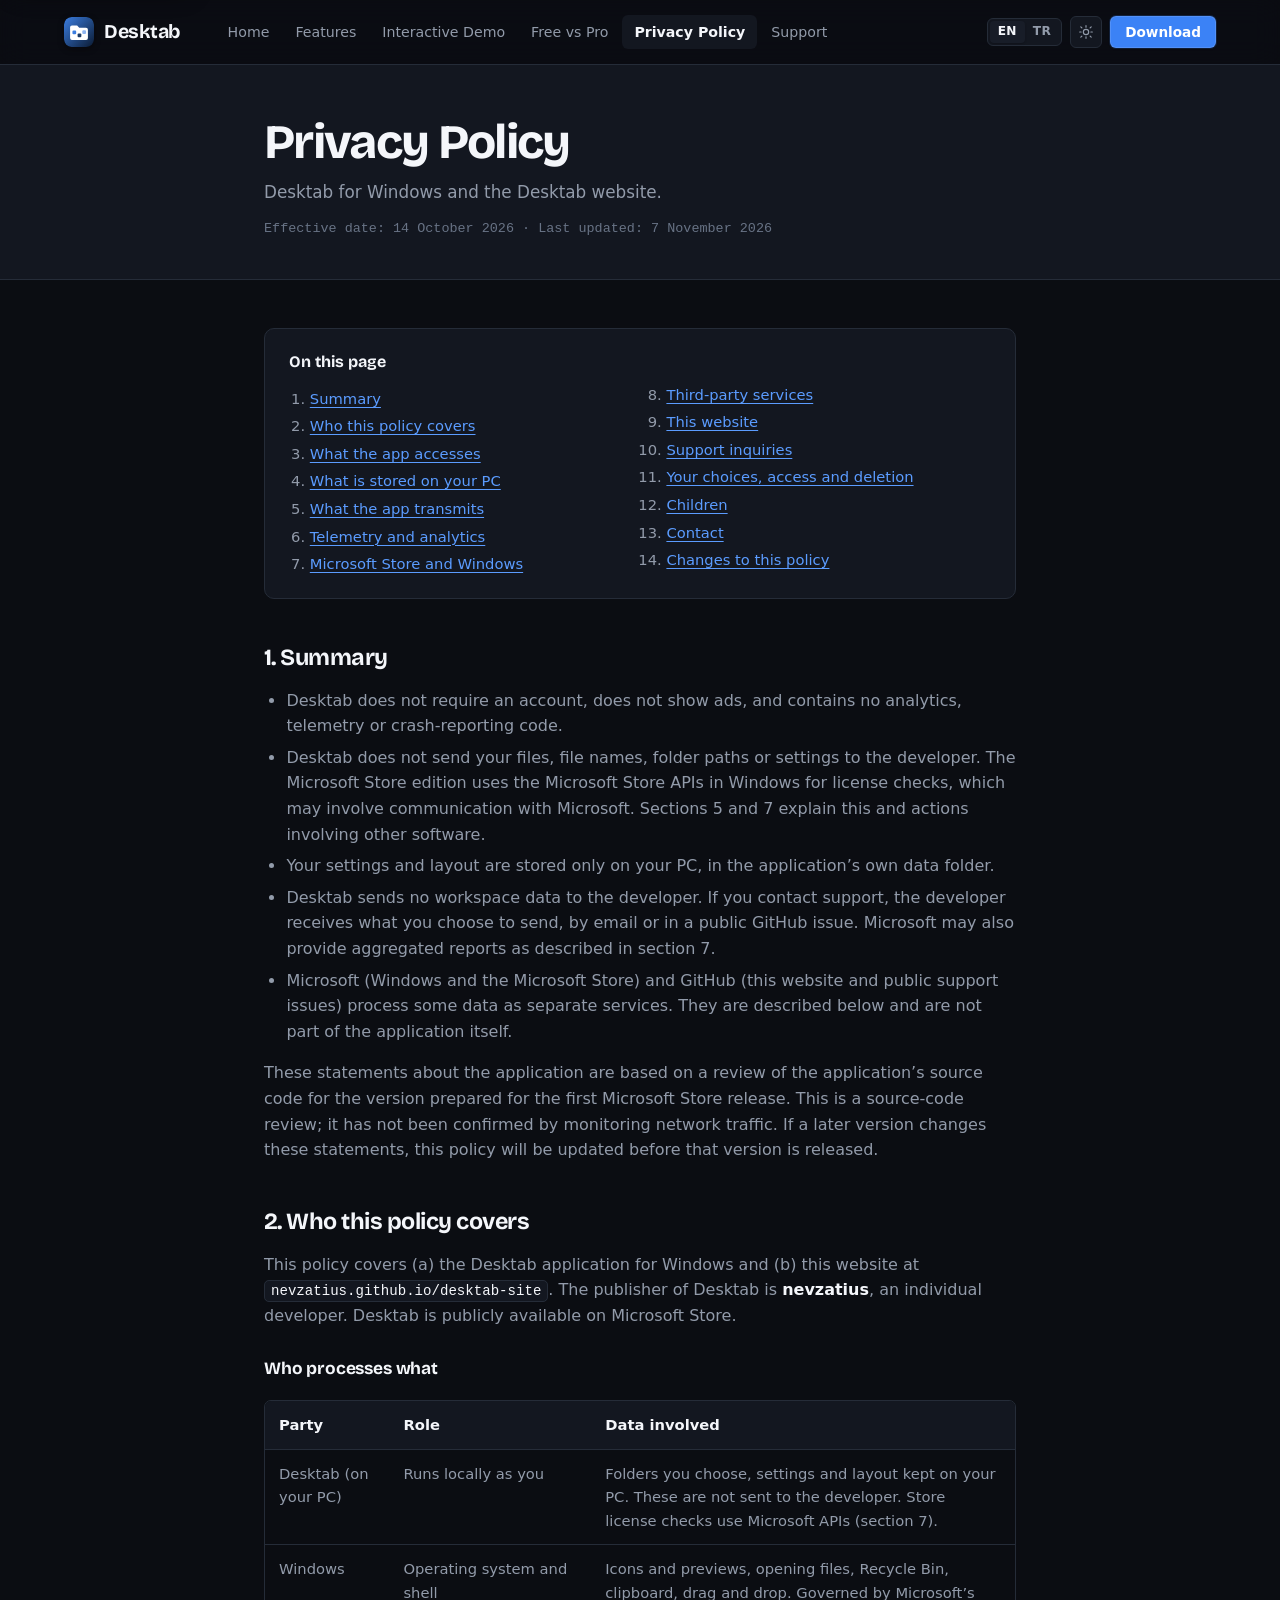
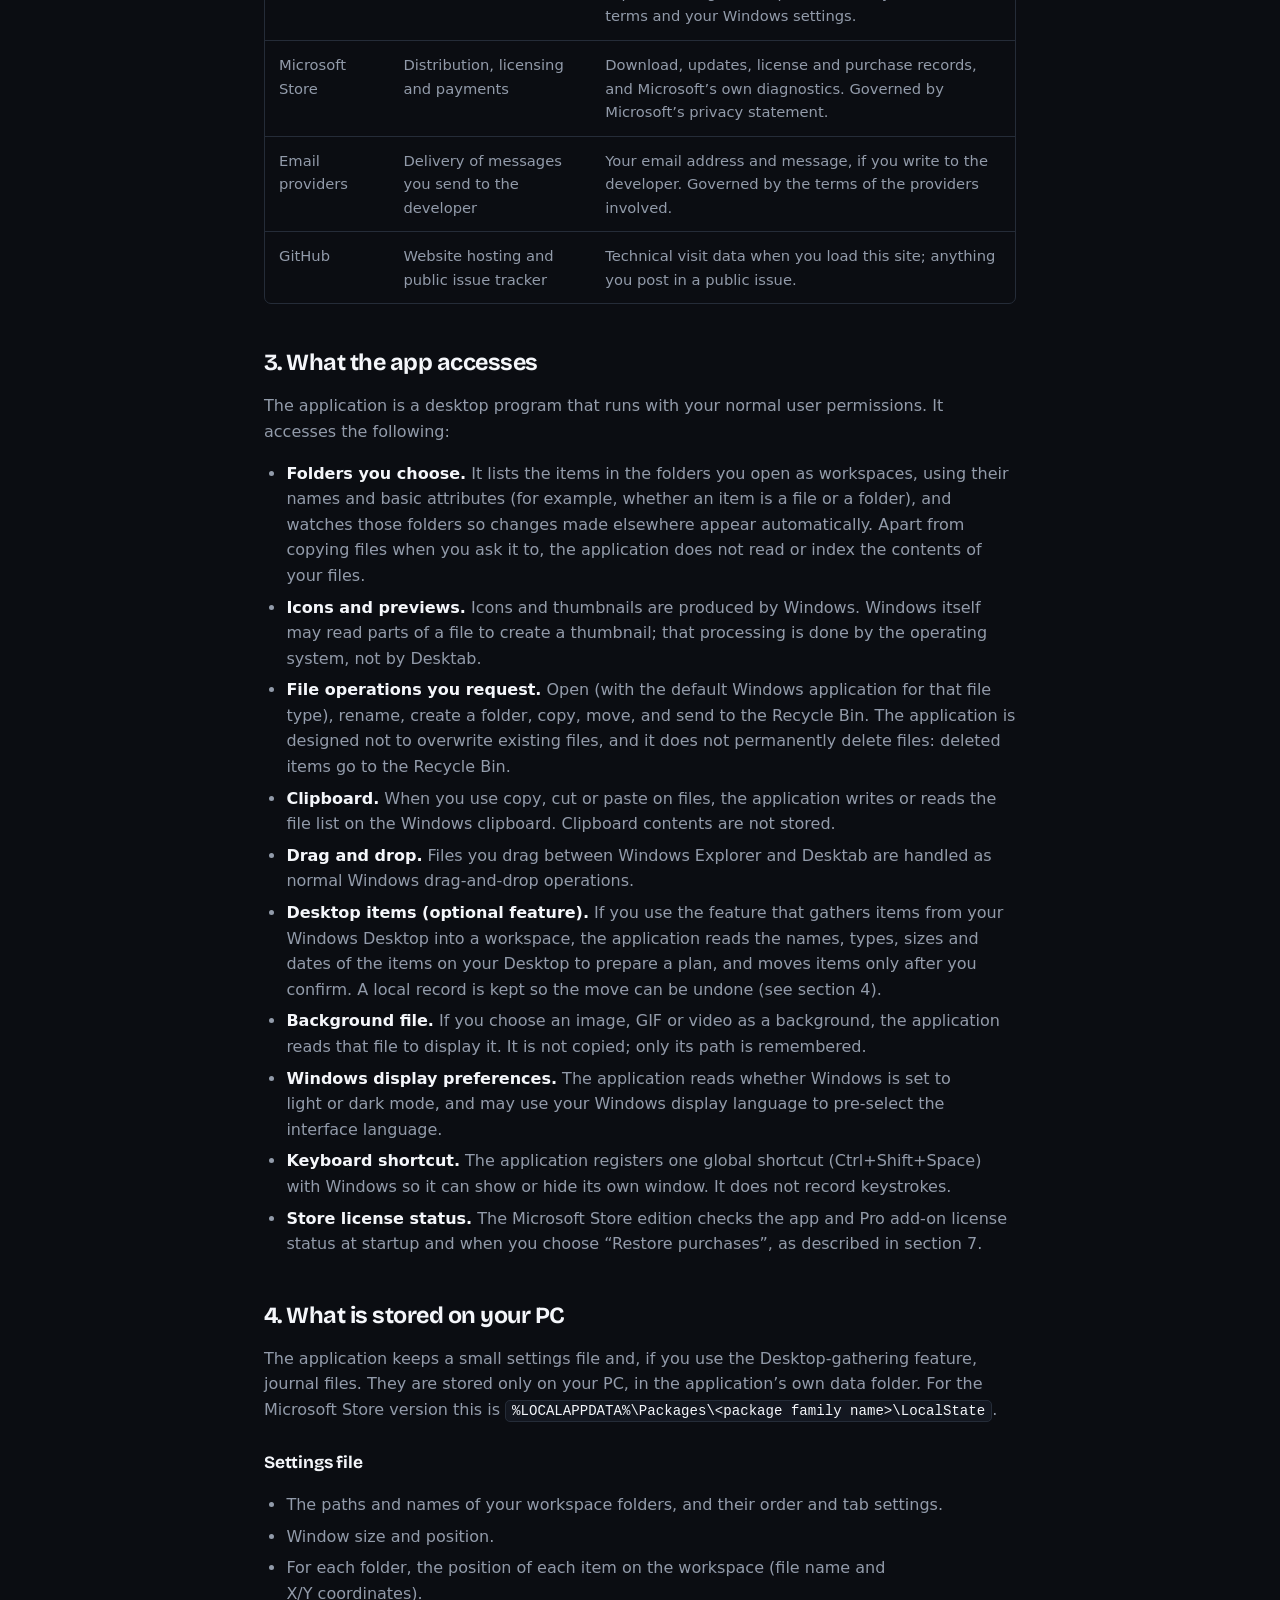
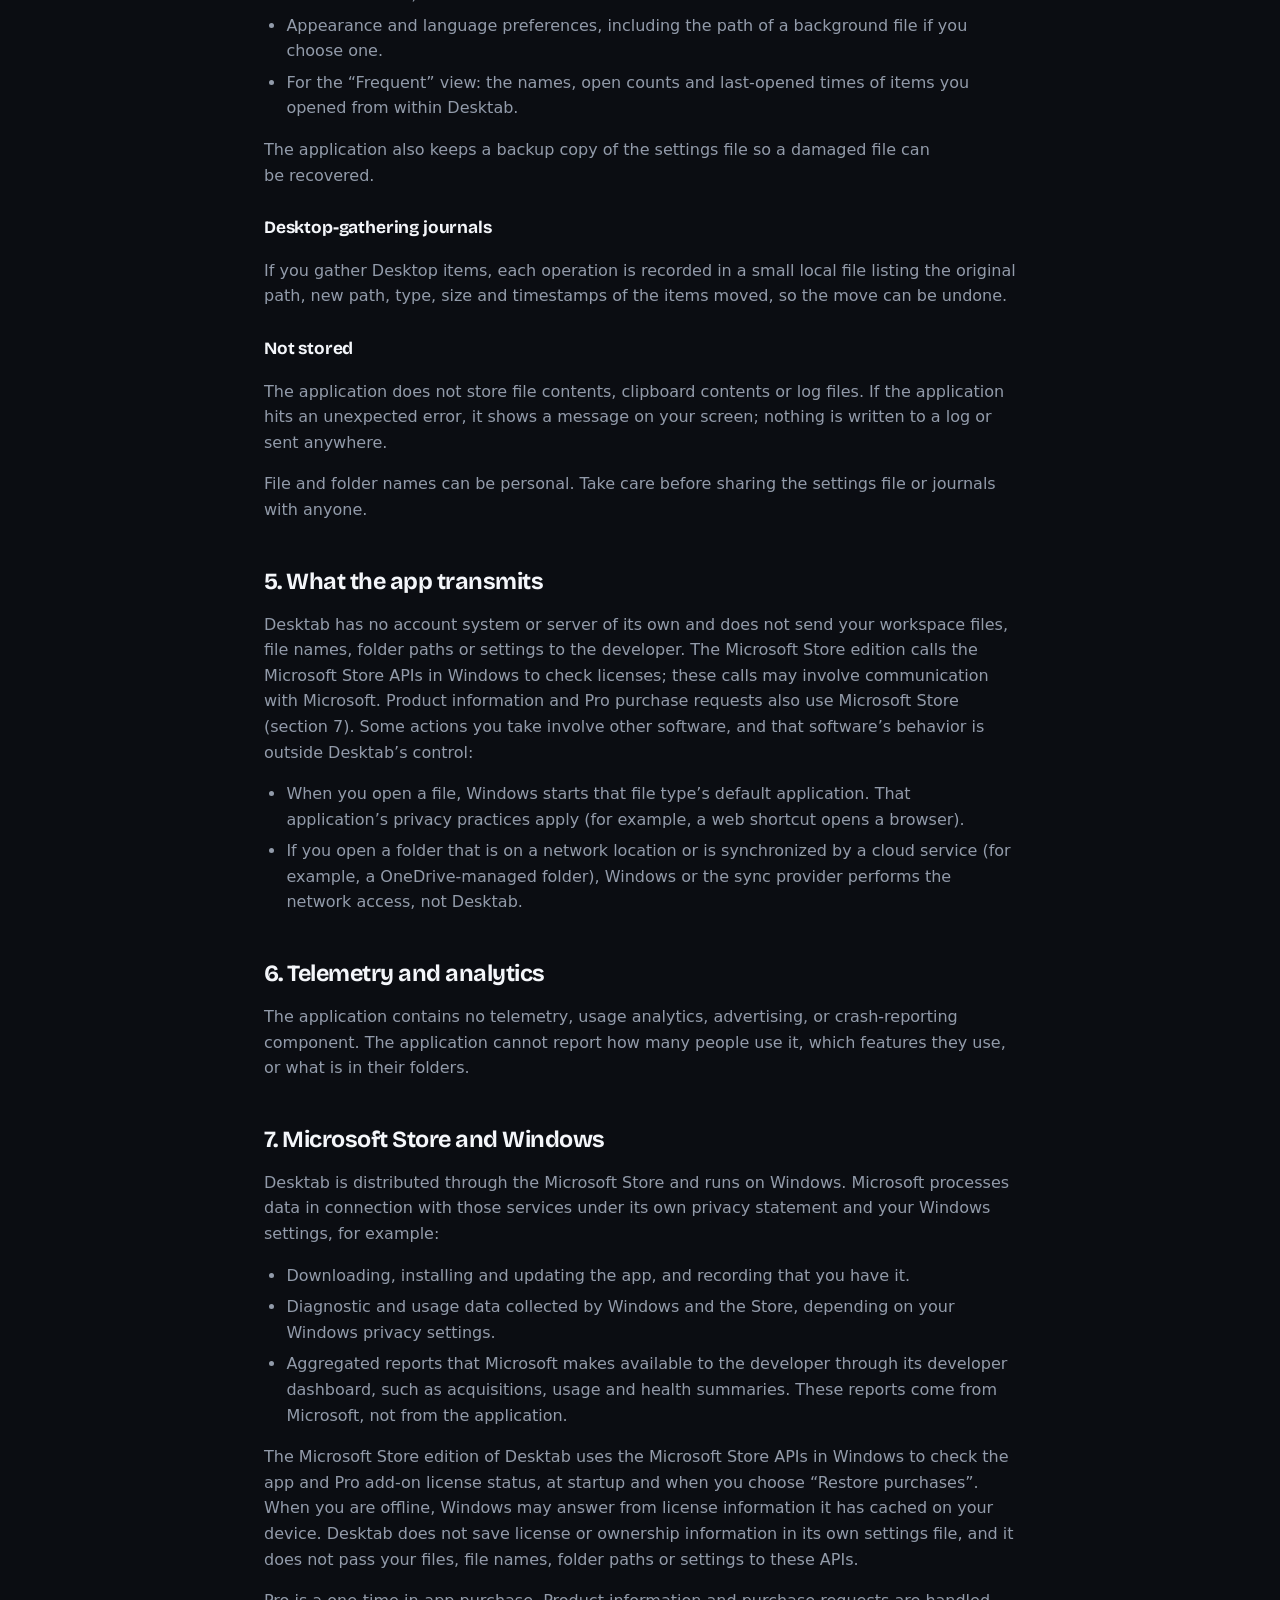
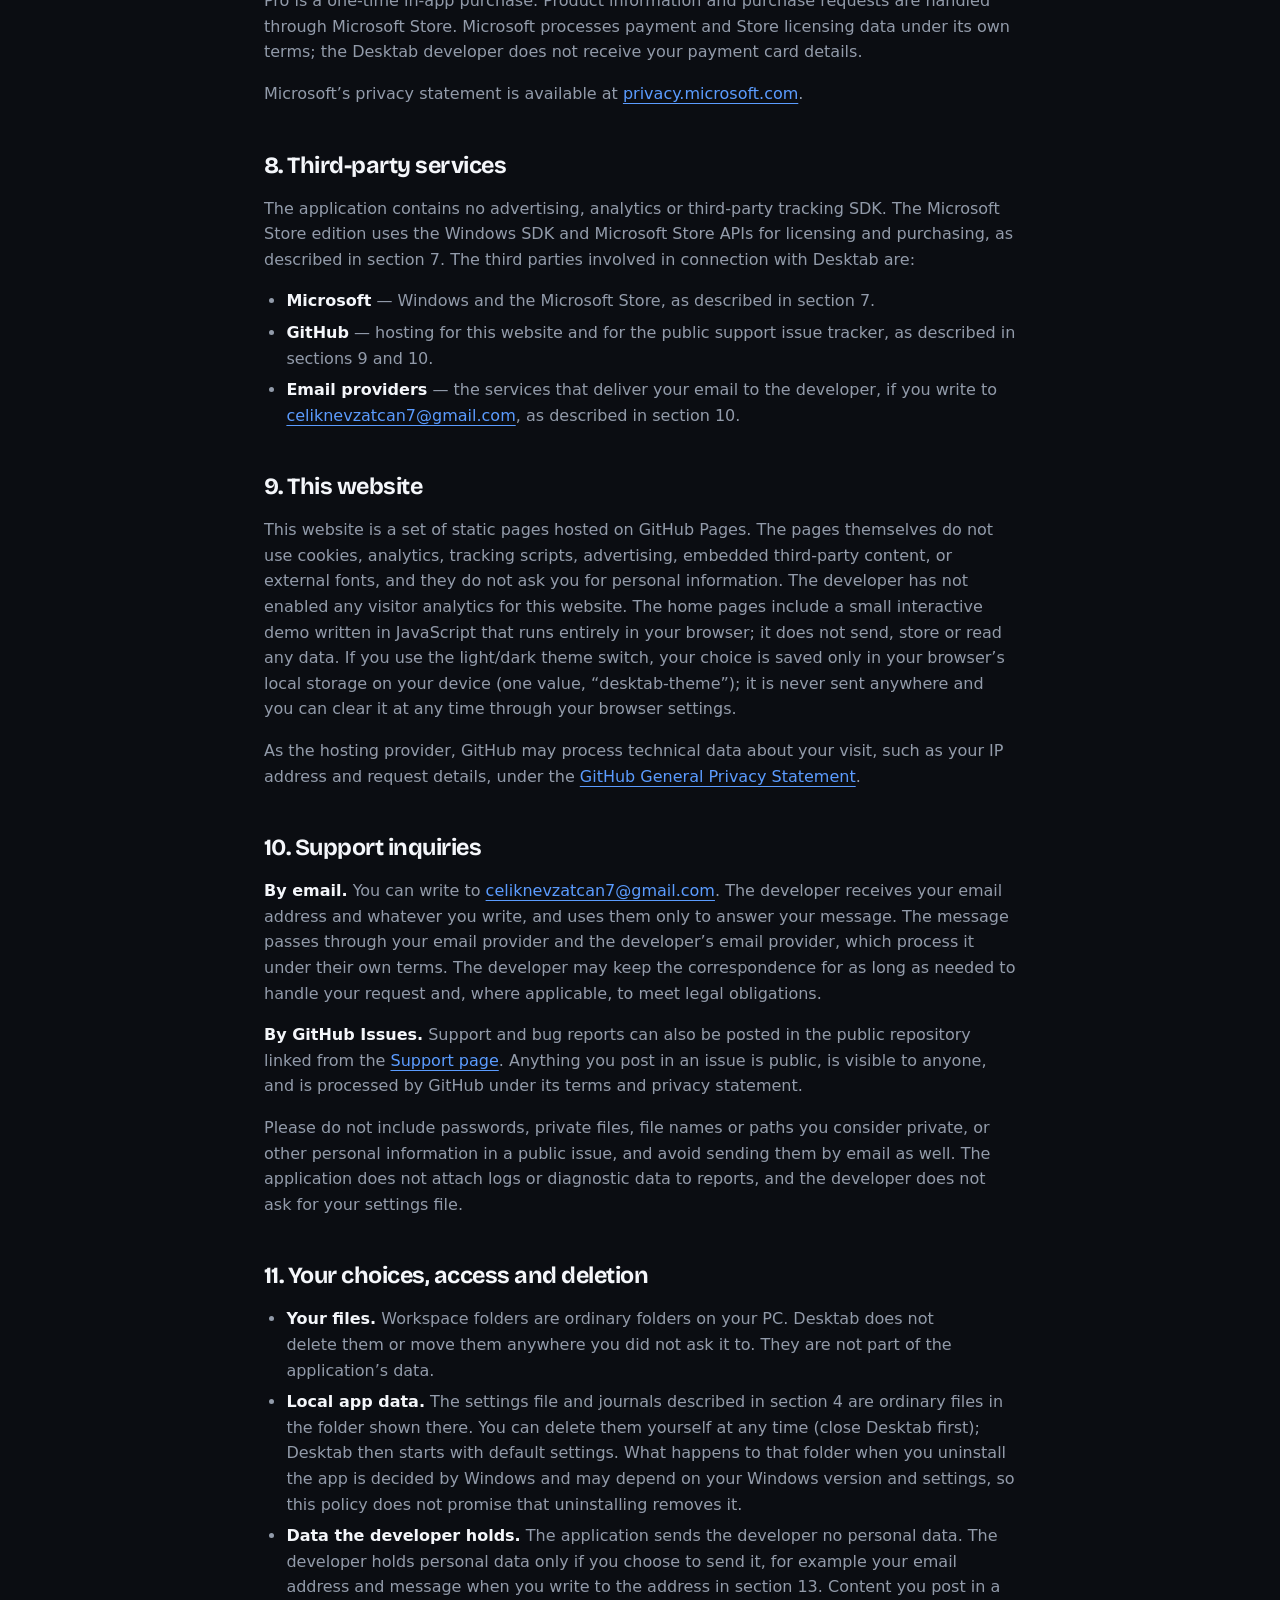
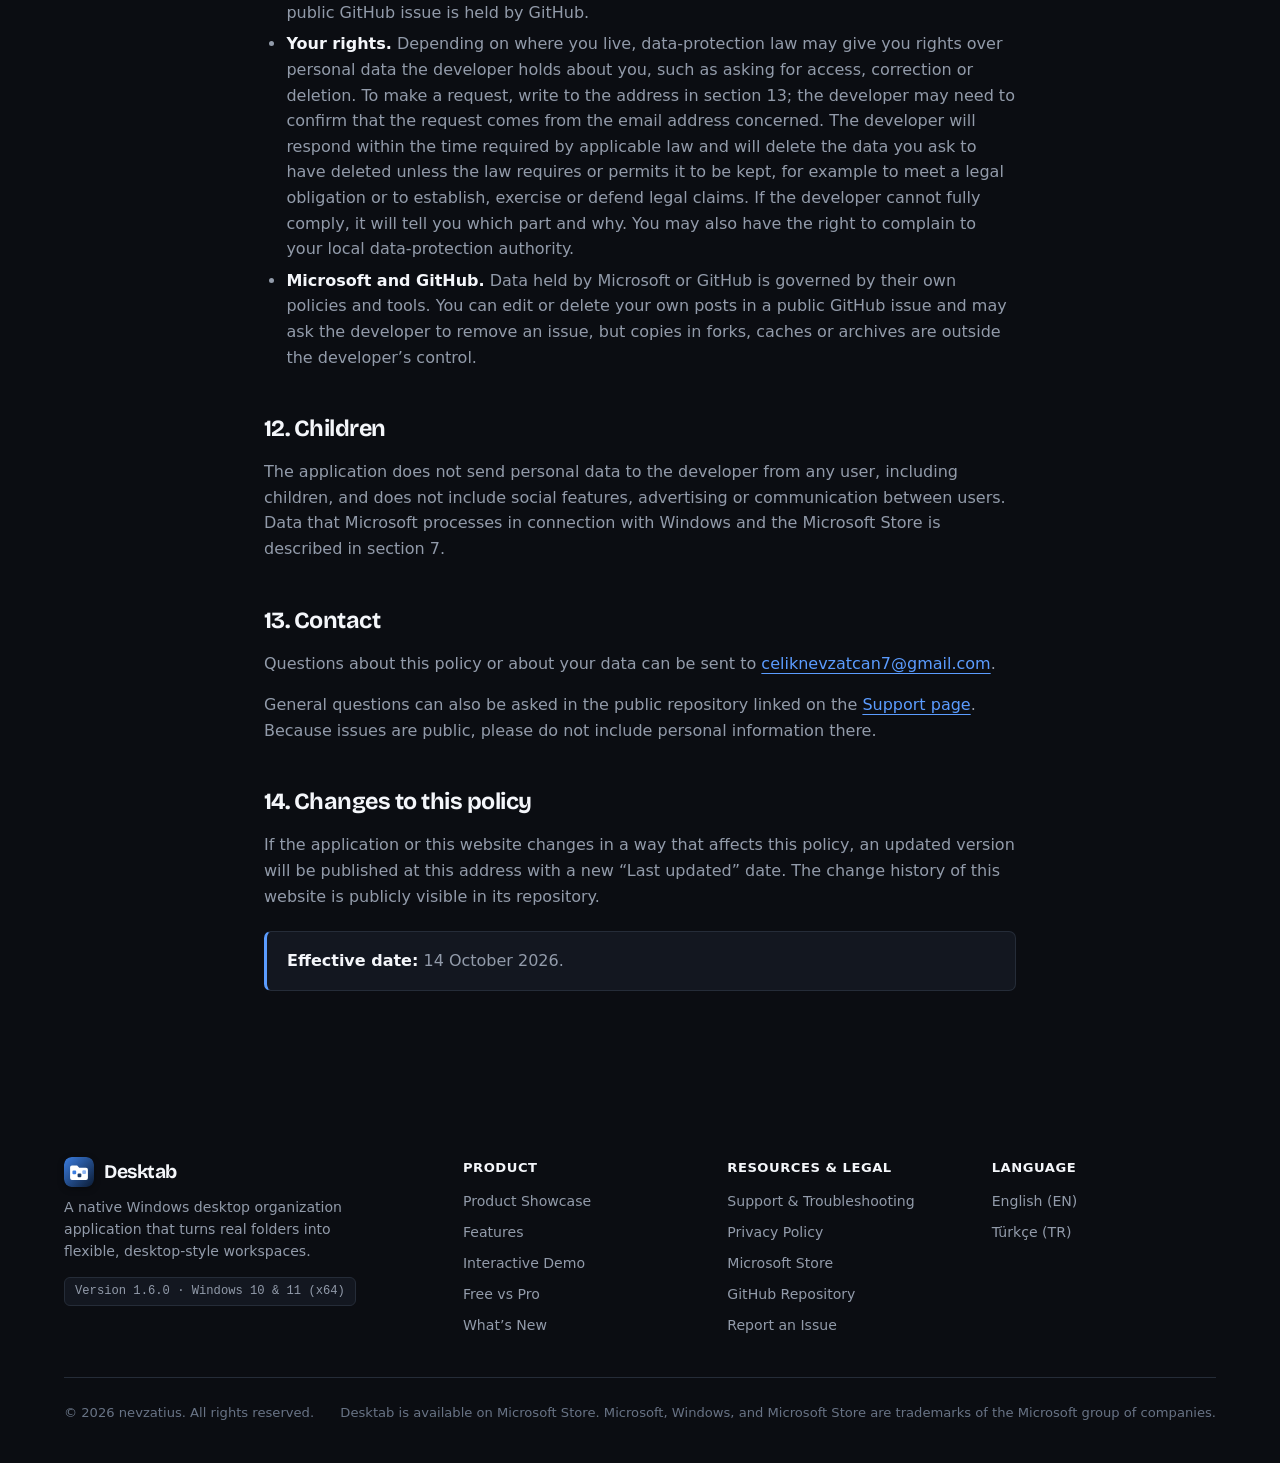
<file: docs/privacy/index.html>
<!doctype html>
<html lang="en" data-theme="dark">
<head>
  <meta charset="utf-8">
  <meta name="viewport" content="width=device-width, initial-scale=1">
  <title>Privacy Policy — Desktab</title>
  <meta name="description" content="How the Desktab Windows app and this website handle data: what the app accesses, what is stored on your PC, what is and is not transmitted, and what Microsoft and GitHub process.">
  <link rel="canonical" href="https://nevzatius.github.io/desktab-site/privacy/">
  <link rel="alternate" hreflang="en" href="https://nevzatius.github.io/desktab-site/privacy/">
  <link rel="alternate" hreflang="tr" href="https://nevzatius.github.io/desktab-site/privacy/tr/">
  <link rel="alternate" hreflang="x-default" href="https://nevzatius.github.io/desktab-site/privacy/">
  <meta property="og:type" content="website">
  <meta property="og:site_name" content="Desktab">
  <meta property="og:title" content="Privacy Policy — Desktab">
  <meta property="og:description" content="How the Desktab Windows app and this website handle data.">
  <meta property="og:url" content="https://nevzatius.github.io/desktab-site/privacy/">
  <meta property="og:locale" content="en_US">
  <meta property="og:locale:alternate" content="tr_TR">
  <meta property="og:image" content="https://nevzatius.github.io/desktab-site/assets/images/og-image.png">
  <meta property="og:image:alt" content="Desktab for Windows: The freedom of a desktop. The organization of a folder.">
  <meta name="twitter:card" content="summary_large_image">
  <meta name="theme-color" content="#0B0D12">
  <link rel="icon" type="image/svg+xml" href="../assets/images/favicon.svg">
  <link rel="preload" href="../assets/fonts/bricolage-grotesque-latin-wght-normal.woff2" as="font" type="font/woff2" crossorigin>
  <script src="../assets/theme.js?v=20261116-v2"></script>
  <link rel="stylesheet" href="../assets/styles.css?v=20261116-v2">
</head>
<body>
  <a class="skip-link" href="#main">Skip to content</a>

  <header class="site-header">
    <div class="container">
      <a class="brand" href="../" aria-label="Desktab — home">
        <svg class="brand-mark" viewBox="0 0 64 64" aria-hidden="true" focusable="false"><defs><linearGradient id="dt-bg" x1="0" y1="0" x2="1" y2="1"><stop offset="0" stop-color="#3b7de0"/><stop offset="1" stop-color="#0b1b33"/></linearGradient></defs><rect width="64" height="64" rx="15" fill="url(#dt-bg)"/><path d="M13 22a4 4 0 0 1 4-4h11l4.5 5H47a4 4 0 0 1 4 4v18a4 4 0 0 1-4 4H17a4 4 0 0 1-4-4z" fill="#fff"/><rect x="18" y="29" width="8" height="8" rx="2.2" fill="#3b7de0"/><rect x="29" y="35" width="8" height="8" rx="2.2" fill="#1b3a66"/><rect x="39" y="28.5" width="8" height="8" rx="2.2" fill="#8db4f0"/></svg>
        <span>Desktab</span>
      </a>

      <button type="button" class="nav-toggle" id="nav-toggle" aria-expanded="false" aria-controls="site-nav" aria-label="Open menu">
        <svg class="i-menu" viewBox="0 0 24 24" aria-hidden="true" focusable="false"><path d="M4 7h16M4 12h16M4 17h16"/></svg>
        <svg class="i-close" viewBox="0 0 24 24" aria-hidden="true" focusable="false"><path d="M6 6l12 12M18 6 6 18"/></svg>
      </button>

      <nav class="site-nav" id="site-nav" aria-label="Main">
        <ul>
          <li><a href="../">Home</a></li>
          <li><a href="../#features">Features</a></li>
          <li><a href="../#demo">Interactive Demo</a></li>
          <li><a href="../#plans">Free vs Pro</a></li>
          <li><a href="./" aria-current="page">Privacy Policy</a></li>
          <li><a href="../support/">Support</a></li>
        </ul>
        <div class="nav-actions">
          <div class="lang-switch" role="group" aria-label="Language">
            <span lang="en" aria-current="true">EN</span>
            <a href="tr/" lang="tr" hreflang="tr" aria-label="Türkçe">TR</a>
          </div>
          <button type="button" class="theme-toggle" id="theme-toggle" aria-pressed="true" aria-label="Switch to light theme">
            <svg class="i-moon" viewBox="0 0 24 24" aria-hidden="true" focusable="false"><path d="M20 14.5A8 8 0 0 1 9.5 4a8 8 0 1 0 10.5 10.5z"/></svg>
            <svg class="i-sun" viewBox="0 0 24 24" aria-hidden="true" focusable="false"><circle cx="12" cy="12" r="4"/><path d="M12 2.5v2.2M12 19.3v2.2M4.2 4.2l1.6 1.6M18.2 18.2l1.6 1.6M2.5 12h2.2M19.3 12h2.2M4.2 19.8l1.6-1.6M18.2 5.8l1.6-1.6"/></svg>
          </button>
          <a class="btn btn-primary btn-sm" href="https://apps.microsoft.com/detail/9P05F9J6TJ1R">Download</a>
        </div>
      </nav>
    </div>
  </header>

  <main id="main">
    <div class="page-head">
      <div class="container narrow">
        <h1>Privacy Policy</h1>
        <p>Desktab for Windows and the Desktab website.</p>
        <p class="meta">Effective date: 14 October 2026 · Last updated: 7 November 2026</p>
      </div>
    </div>

    <div class="doc">
      <div class="container narrow">

        <nav class="toc" aria-label="On this page">
          <strong>On this page</strong>
          <ol>
            <li><a href="#summary">Summary</a></li>
            <li><a href="#who">Who this policy covers</a></li>
            <li><a href="#access">What the app accesses</a></li>
            <li><a href="#local">What is stored on your PC</a></li>
            <li><a href="#transmit">What the app transmits</a></li>
            <li><a href="#telemetry">Telemetry and analytics</a></li>
            <li><a href="#microsoft">Microsoft Store and Windows</a></li>
            <li><a href="#third">Third-party services</a></li>
            <li><a href="#website">This website</a></li>
            <li><a href="#support">Support inquiries</a></li>
            <li><a href="#choices">Your choices, access and deletion</a></li>
            <li><a href="#children">Children</a></li>
            <li><a href="#contact">Contact</a></li>
            <li><a href="#changes">Changes to this policy</a></li>
          </ol>
        </nav>

        <h2 id="summary">1. Summary</h2>
        <ul>
          <li>Desktab does not require an account, does not show ads, and contains no analytics, telemetry or crash-reporting code.</li>
          <li>Desktab does not send your files, file names, folder paths or settings to the developer. The Microsoft Store edition uses the Microsoft Store APIs in Windows for license checks, which may involve communication with Microsoft. Sections 5 and 7 explain this and actions involving other software.</li>
          <li>Your settings and layout are stored only on your PC, in the application’s own data folder.</li>
          <li>Desktab sends no workspace data to the developer. If you contact support, the developer receives what you choose to send, by email or in a public GitHub issue. Microsoft may also provide aggregated reports as described in section 7.</li>
          <li>Microsoft (Windows and the Microsoft Store) and GitHub (this website and public support issues) process some data as separate services. They are described below and are not part of the application itself.</li>
        </ul>
        <p>These statements about the application are based on a review of the application’s source code for the version prepared for the first Microsoft Store release. This is a source-code review; it has not been confirmed by monitoring network traffic. If a later version changes these statements, this policy will be updated before that version is released.</p>

        <h2 id="who">2. Who this policy covers</h2>
        <p>This policy covers (a) the Desktab application for Windows and (b) this website at <code>nevzatius.github.io/desktab-site</code>. The publisher of Desktab is <strong>nevzatius</strong>, an individual developer. Desktab is publicly available on Microsoft Store.</p>

        <h3>Who processes what</h3>
        <div class="table-wrap">
          <table>
            <thead>
              <tr><th scope="col">Party</th><th scope="col">Role</th><th scope="col">Data involved</th></tr>
            </thead>
            <tbody>
              <tr><td>Desktab (on your PC)</td><td>Runs locally as you</td><td>Folders you choose, settings and layout kept on your PC. These are not sent to the developer. Store license checks use Microsoft APIs (section 7).</td></tr>
              <tr><td>Windows</td><td>Operating system and shell</td><td>Icons and previews, opening files, Recycle Bin, clipboard, drag and drop. Governed by Microsoft’s terms and your Windows settings.</td></tr>
              <tr><td>Microsoft Store</td><td>Distribution, licensing and payments</td><td>Download, updates, license and purchase records, and Microsoft’s own diagnostics. Governed by Microsoft’s privacy statement.</td></tr>
              <tr><td>Email providers</td><td>Delivery of messages you send to the developer</td><td>Your email address and message, if you write to the developer. Governed by the terms of the providers involved.</td></tr>
              <tr><td>GitHub</td><td>Website hosting and public issue tracker</td><td>Technical visit data when you load this site; anything you post in a public issue.</td></tr>
            </tbody>
          </table>
        </div>

        <h2 id="access">3. What the app accesses</h2>
        <p>The application is a desktop program that runs with your normal user permissions. It accesses the following:</p>
        <ul>
          <li><strong>Folders you choose.</strong> It lists the items in the folders you open as workspaces, using their names and basic attributes (for example, whether an item is a file or a folder), and watches those folders so changes made elsewhere appear automatically. Apart from copying files when you ask it to, the application does not read or index the contents of your files.</li>
          <li><strong>Icons and previews.</strong> Icons and thumbnails are produced by Windows. Windows itself may read parts of a file to create a thumbnail; that processing is done by the operating system, not by Desktab.</li>
          <li><strong>File operations you request.</strong> Open (with the default Windows application for that file type), rename, create a folder, copy, move, and send to the Recycle Bin. The application is designed not to overwrite existing files, and it does not permanently delete files: deleted items go to the Recycle Bin.</li>
          <li><strong>Clipboard.</strong> When you use copy, cut or paste on files, the application writes or reads the file list on the Windows clipboard. Clipboard contents are not stored.</li>
          <li><strong>Drag and drop.</strong> Files you drag between Windows Explorer and Desktab are handled as normal Windows drag-and-drop operations.</li>
          <li><strong>Desktop items (optional feature).</strong> If you use the feature that gathers items from your Windows Desktop into a workspace, the application reads the names, types, sizes and dates of the items on your Desktop to prepare a plan, and moves items only after you confirm. A local record is kept so the move can be undone (see section 4).</li>
          <li><strong>Background file.</strong> If you choose an image, GIF or video as a background, the application reads that file to display it. It is not copied; only its path is remembered.</li>
          <li><strong>Windows display preferences.</strong> The application reads whether Windows is set to light or dark mode, and may use your Windows display language to pre-select the interface language.</li>
          <li><strong>Keyboard shortcut.</strong> The application registers one global shortcut (Ctrl+Shift+Space) with Windows so it can show or hide its own window. It does not record keystrokes.</li>
          <li><strong>Store license status.</strong> The Microsoft Store edition checks the app and Pro add-on license status at startup and when you choose “Restore purchases”, as described in section 7.</li>
        </ul>

        <h2 id="local">4. What is stored on your PC</h2>
        <p>The application keeps a small settings file and, if you use the Desktop-gathering feature, journal files. They are stored only on your PC, in the application’s own data folder. For the Microsoft Store version this is <code>%LOCALAPPDATA%\Packages\&lt;package family name&gt;\LocalState</code>.</p>
        <h3>Settings file</h3>
        <ul>
          <li>The paths and names of your workspace folders, and their order and tab settings.</li>
          <li>Window size and position.</li>
          <li>For each folder, the position of each item on the workspace (file name and X/Y coordinates).</li>
          <li>Appearance and language preferences, including the path of a background file if you choose one.</li>
          <li>For the “Frequent” view: the names, open counts and last-opened times of items you opened from within Desktab.</li>
        </ul>
        <p>The application also keeps a backup copy of the settings file so a damaged file can be recovered.</p>
        <h3>Desktop-gathering journals</h3>
        <p>If you gather Desktop items, each operation is recorded in a small local file listing the original path, new path, type, size and timestamps of the items moved, so the move can be undone.</p>
        <h3>Not stored</h3>
        <p>The application does not store file contents, clipboard contents or log files. If the application hits an unexpected error, it shows a message on your screen; nothing is written to a log or sent anywhere.</p>
        <p>File and folder names can be personal. Take care before sharing the settings file or journals with anyone.</p>

        <h2 id="transmit">5. What the app transmits</h2>
        <p>Desktab has no account system or server of its own and does not send your workspace files, file names, folder paths or settings to the developer. The Microsoft Store edition calls the Microsoft Store APIs in Windows to check licenses; these calls may involve communication with Microsoft. Product information and Pro purchase requests also use Microsoft Store (section 7). Some actions you take involve other software, and that software’s behavior is outside Desktab’s control:</p>
        <ul>
          <li>When you open a file, Windows starts that file type’s default application. That application’s privacy practices apply (for example, a web shortcut opens a browser).</li>
          <li>If you open a folder that is on a network location or is synchronized by a cloud service (for example, a OneDrive-managed folder), Windows or the sync provider performs the network access, not Desktab.</li>
        </ul>

        <h2 id="telemetry">6. Telemetry and analytics</h2>
        <p>The application contains no telemetry, usage analytics, advertising, or crash-reporting component. The application cannot report how many people use it, which features they use, or what is in their folders.</p>

        <h2 id="microsoft">7. Microsoft Store and Windows</h2>
        <p>Desktab is distributed through the Microsoft Store and runs on Windows. Microsoft processes data in connection with those services under its own privacy statement and your Windows settings, for example:</p>
        <ul>
          <li>Downloading, installing and updating the app, and recording that you have it.</li>
          <li>Diagnostic and usage data collected by Windows and the Store, depending on your Windows privacy settings.</li>
          <li>Aggregated reports that Microsoft makes available to the developer through its developer dashboard, such as acquisitions, usage and health summaries. These reports come from Microsoft, not from the application.</li>
        </ul>
        <p>The Microsoft Store edition of Desktab uses the Microsoft Store APIs in Windows to check the app and Pro add-on license status, at startup and when you choose “Restore purchases”. When you are offline, Windows may answer from license information it has cached on your device. Desktab does not save license or ownership information in its own settings file, and it does not pass your files, file names, folder paths or settings to these APIs.</p>
        <p>Pro is a one-time in-app purchase. Product information and purchase requests are handled through Microsoft Store. Microsoft processes payment and Store licensing data under its own terms; the Desktab developer does not receive your payment card details.</p>
        <p>Microsoft’s privacy statement is available at <a href="https://privacy.microsoft.com/">privacy.microsoft.com</a>.</p>

        <h2 id="third">8. Third-party services</h2>
        <p>The application contains no advertising, analytics or third-party tracking SDK. The Microsoft Store edition uses the Windows SDK and Microsoft Store APIs for licensing and purchasing, as described in section 7. The third parties involved in connection with Desktab are:</p>
        <ul>
          <li><strong>Microsoft</strong> — Windows and the Microsoft Store, as described in section 7.</li>
          <li><strong>GitHub</strong> — hosting for this website and for the public support issue tracker, as described in sections 9 and 10.</li>
          <li><strong>Email providers</strong> — the services that deliver your email to the developer, if you write to <a href="mailto:celiknevzatcan7@gmail.com">celiknevzatcan7@gmail.com</a>, as described in section 10.</li>
        </ul>

        <h2 id="website">9. This website</h2>
        <p>This website is a set of static pages hosted on GitHub Pages. The pages themselves do not use cookies, analytics, tracking scripts, advertising, embedded third-party content, or external fonts, and they do not ask you for personal information. The developer has not enabled any visitor analytics for this website. The home pages include a small interactive demo written in JavaScript that runs entirely in your browser; it does not send, store or read any data. If you use the light/dark theme switch, your choice is saved only in your browser’s local storage on your device (one value, “desktab-theme”); it is never sent anywhere and you can clear it at any time through your browser settings.</p>
        <p>As the hosting provider, GitHub may process technical data about your visit, such as your IP address and request details, under the <a href="https://docs.github.com/en/site-policy/privacy-policies/github-general-privacy-statement">GitHub General Privacy Statement</a>.</p>

        <h2 id="support">10. Support inquiries</h2>
        <p><strong>By email.</strong> You can write to <a href="mailto:celiknevzatcan7@gmail.com">celiknevzatcan7@gmail.com</a>. The developer receives your email address and whatever you write, and uses them only to answer your message. The message passes through your email provider and the developer’s email provider, which process it under their own terms. The developer may keep the correspondence for as long as needed to handle your request and, where applicable, to meet legal obligations.</p>
        <p><strong>By GitHub Issues.</strong> Support and bug reports can also be posted in the public repository linked from the <a href="../support/">Support page</a>. Anything you post in an issue is public, is visible to anyone, and is processed by GitHub under its terms and privacy statement.</p>
        <p>Please do not include passwords, private files, file names or paths you consider private, or other personal information in a public issue, and avoid sending them by email as well. The application does not attach logs or diagnostic data to reports, and the developer does not ask for your settings file.</p>

        <h2 id="choices">11. Your choices, access and deletion</h2>
        <ul>
          <li><strong>Your files.</strong> Workspace folders are ordinary folders on your PC. Desktab does not delete them or move them anywhere you did not ask it to. They are not part of the application’s data.</li>
          <li><strong>Local app data.</strong> The settings file and journals described in section 4 are ordinary files in the folder shown there. You can delete them yourself at any time (close Desktab first); Desktab then starts with default settings. What happens to that folder when you uninstall the app is decided by Windows and may depend on your Windows version and settings, so this policy does not promise that uninstalling removes it.</li>
          <li><strong>Data the developer holds.</strong> The application sends the developer no personal data. The developer holds personal data only if you choose to send it, for example your email address and message when you write to the address in section 13. Content you post in a public GitHub issue is held by GitHub.</li>
          <li><strong>Your rights.</strong> Depending on where you live, data-protection law may give you rights over personal data the developer holds about you, such as asking for access, correction or deletion. To make a request, write to the address in section 13; the developer may need to confirm that the request comes from the email address concerned. The developer will respond within the time required by applicable law and will delete the data you ask to have deleted unless the law requires or permits it to be kept, for example to meet a legal obligation or to establish, exercise or defend legal claims. If the developer cannot fully comply, it will tell you which part and why. You may also have the right to complain to your local data-protection authority.</li>
          <li><strong>Microsoft and GitHub.</strong> Data held by Microsoft or GitHub is governed by their own policies and tools. You can edit or delete your own posts in a public GitHub issue and may ask the developer to remove an issue, but copies in forks, caches or archives are outside the developer’s control.</li>
        </ul>

        <h2 id="children">12. Children</h2>
        <p>The application does not send personal data to the developer from any user, including children, and does not include social features, advertising or communication between users. Data that Microsoft processes in connection with Windows and the Microsoft Store is described in section 7.</p>

        <h2 id="contact">13. Contact</h2>
        <p>Questions about this policy or about your data can be sent to <a href="mailto:celiknevzatcan7@gmail.com?subject=Desktab%20privacy">celiknevzatcan7@gmail.com</a>.</p>
        <p>General questions can also be asked in the public repository linked on the <a href="../support/">Support page</a>. Because issues are public, please do not include personal information there.</p>

        <h2 id="changes">14. Changes to this policy</h2>
        <p>If the application or this website changes in a way that affects this policy, an updated version will be published at this address with a new “Last updated” date. The change history of this website is publicly visible in its repository.</p>

        <div class="callout">
          <p><strong>Effective date:</strong> 14 October 2026.</p>
        </div>
      </div>
    </div>
  </main>

  <footer class="site-footer">
    <div class="container">
      <div class="footer-grid">
        <div class="footer-about">
          <a class="footer-brand" href="../">
            <svg class="brand-mark" viewBox="0 0 64 64" aria-hidden="true" focusable="false"><defs><linearGradient id="dt-bg-f" x1="0" y1="0" x2="1" y2="1"><stop offset="0" stop-color="#3b7de0"/><stop offset="1" stop-color="#0b1b33"/></linearGradient></defs><rect width="64" height="64" rx="15" fill="url(#dt-bg-f)"/><path d="M13 22a4 4 0 0 1 4-4h11l4.5 5H47a4 4 0 0 1 4 4v18a4 4 0 0 1-4 4H17a4 4 0 0 1-4-4z" fill="#fff"/><rect x="18" y="29" width="8" height="8" rx="2.2" fill="#3b7de0"/><rect x="29" y="35" width="8" height="8" rx="2.2" fill="#1b3a66"/><rect x="39" y="28.5" width="8" height="8" rx="2.2" fill="#8db4f0"/></svg>
            <span>Desktab</span>
          </a>
          <p>A native Windows desktop organization application that turns real folders into flexible, desktop-style workspaces.</p>
          <span class="footer-version">Version 1.6.0 · Windows 10 &amp; 11 (x64)</span>
        </div>

        <div class="footer-col">
          <h3>Product</h3>
          <ul class="footer-links">
            <li><a href="../#showcase">Product Showcase</a></li>
            <li><a href="../#features">Features</a></li>
            <li><a href="../#demo">Interactive Demo</a></li>
            <li><a href="../#plans">Free vs Pro</a></li>
            <li><a href="../#whats-new">What’s New</a></li>
          </ul>
        </div>

        <div class="footer-col">
          <h3>Resources &amp; Legal</h3>
          <ul class="footer-links">
            <li><a href="../support/">Support &amp; Troubleshooting</a></li>
            <li><a href="./" aria-current="page">Privacy Policy</a></li>
            <li><a href="https://apps.microsoft.com/detail/9P05F9J6TJ1R">Microsoft Store</a></li>
            <li><a href="https://github.com/nevzatius/desktab-site">GitHub Repository</a></li>
            <li><a href="https://github.com/nevzatius/desktab-site/issues">Report an Issue</a></li>
          </ul>
        </div>

        <div class="footer-col">
          <h3>Language</h3>
          <ul class="footer-links">
            <li><a href="./" lang="en" aria-current="page">English (EN)</a></li>
            <li><a href="tr/" lang="tr" hreflang="tr">Türkçe (TR)</a></li>
          </ul>
        </div>
      </div>

      <div class="footer-bottom">
        <p>© 2026 nevzatius. All rights reserved.</p>
        <p>Desktab is available on Microsoft Store. Microsoft, Windows, and Microsoft Store are trademarks of the Microsoft group of companies.</p>
      </div>
    </div>
  </footer>
</body>
</html>
</file>
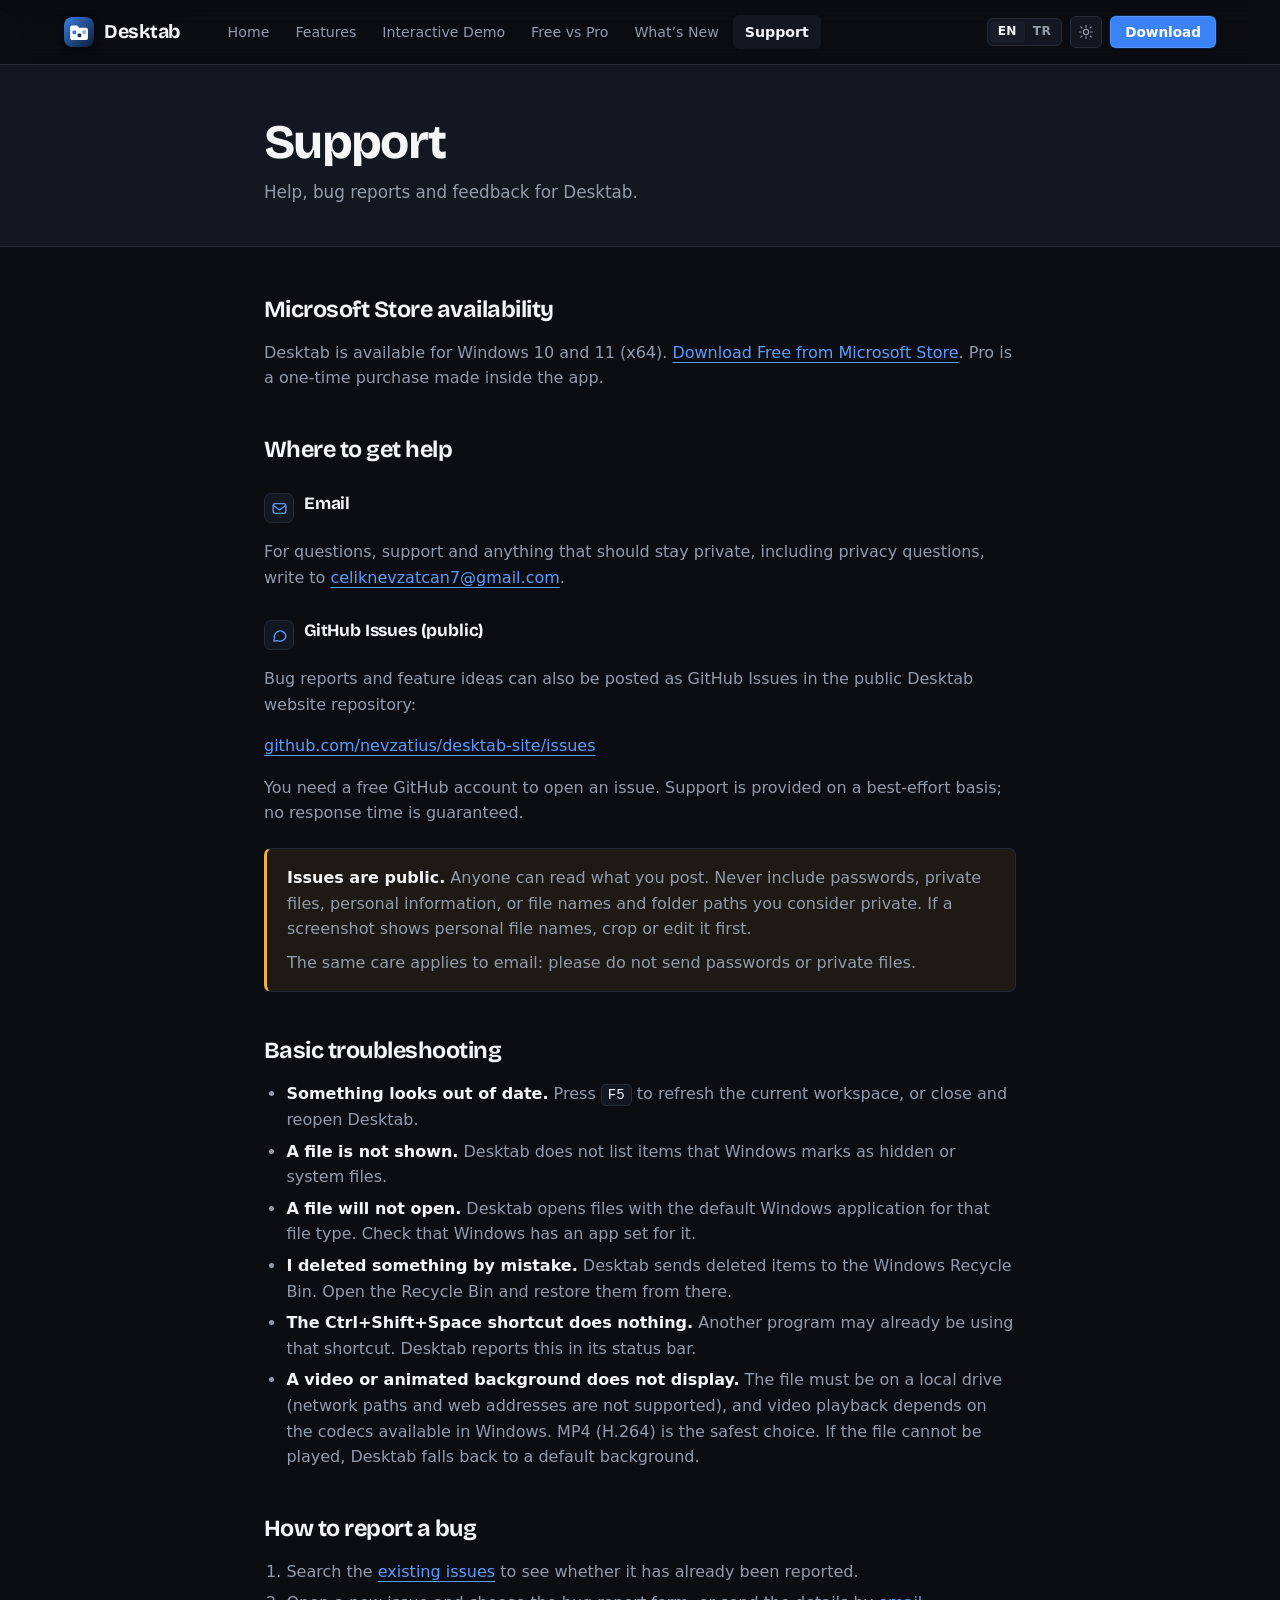
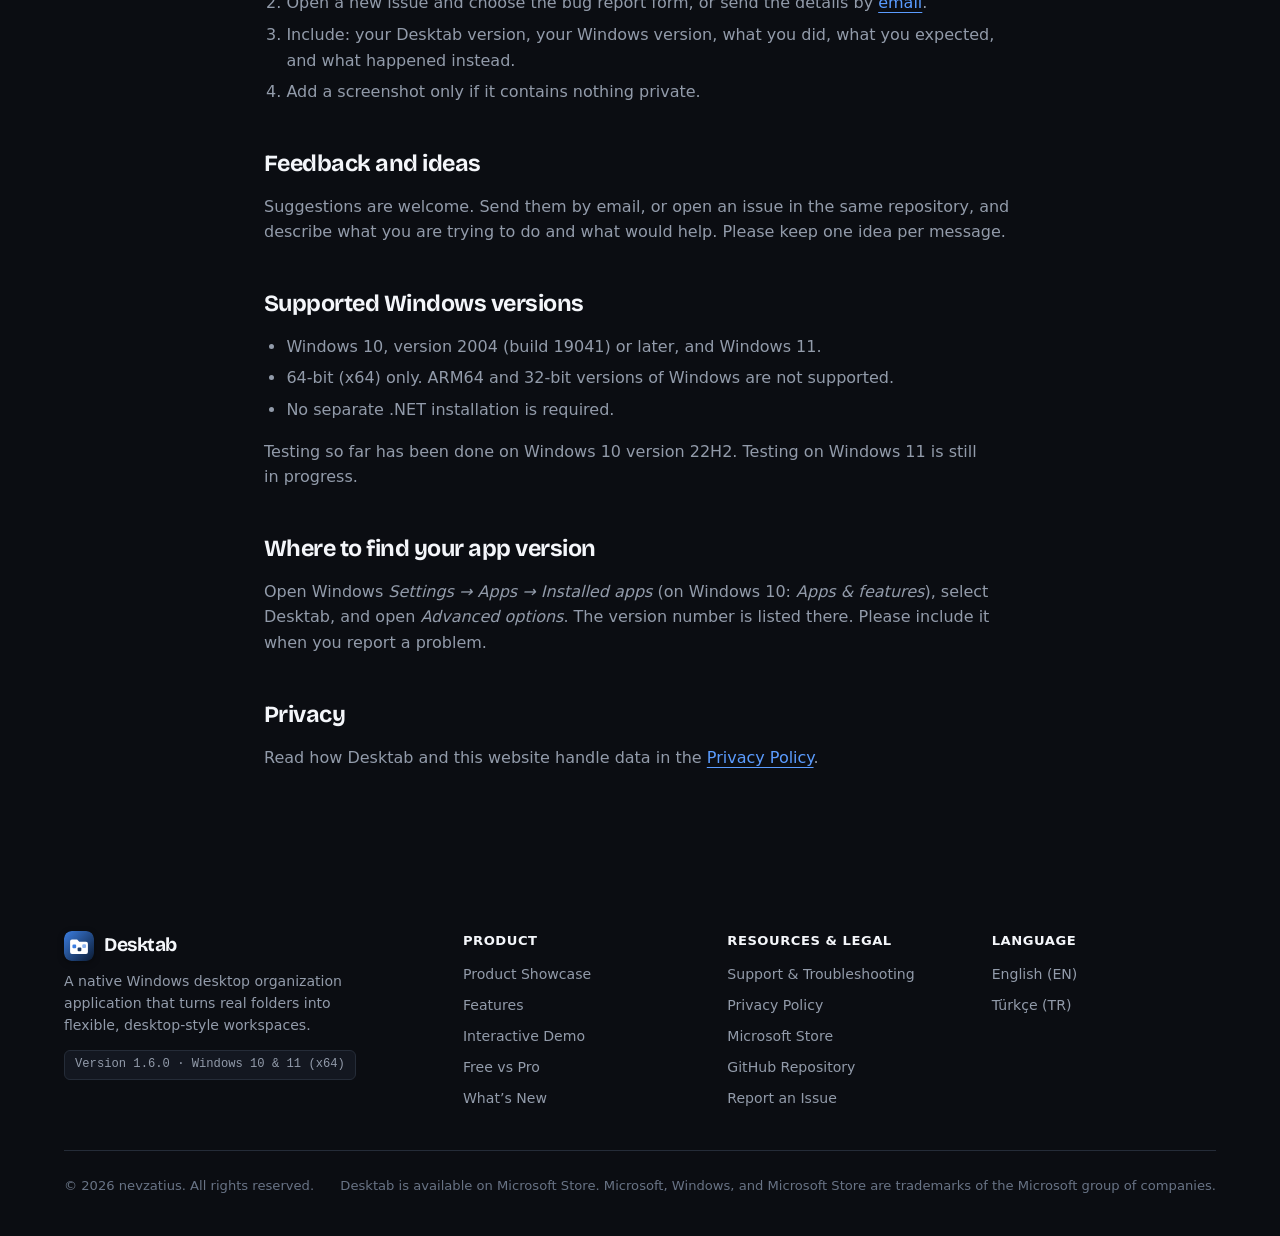
<file: docs/support/index.html>
<!doctype html>
<html lang="en" data-theme="dark">
<head>
  <meta charset="utf-8">
  <meta name="viewport" content="width=device-width, initial-scale=1">
  <title>Support — Desktab</title>
  <meta name="description" content="Desktab support: troubleshooting tips, how to report a bug or send feedback, supported Windows versions, how to find your app version, and Microsoft Store availability.">
  <link rel="canonical" href="https://nevzatius.github.io/desktab-site/support/">
  <link rel="alternate" hreflang="en" href="https://nevzatius.github.io/desktab-site/support/">
  <link rel="alternate" hreflang="tr" href="https://nevzatius.github.io/desktab-site/support/tr/">
  <link rel="alternate" hreflang="x-default" href="https://nevzatius.github.io/desktab-site/support/">
  <meta property="og:type" content="website">
  <meta property="og:site_name" content="Desktab">
  <meta property="og:title" content="Support — Desktab">
  <meta property="og:description" content="Troubleshooting, bug reports and feedback for Desktab.">
  <meta property="og:url" content="https://nevzatius.github.io/desktab-site/support/">
  <meta property="og:locale" content="en_US">
  <meta property="og:locale:alternate" content="tr_TR">
  <meta property="og:image" content="https://nevzatius.github.io/desktab-site/assets/images/og-image.png">
  <meta property="og:image:alt" content="Desktab for Windows: The freedom of a desktop. The organization of a folder.">
  <meta name="twitter:card" content="summary_large_image">
  <meta name="theme-color" content="#0B0D12">
  <link rel="icon" type="image/svg+xml" href="../assets/images/favicon.svg">
  <link rel="preload" href="../assets/fonts/bricolage-grotesque-latin-wght-normal.woff2" as="font" type="font/woff2" crossorigin>
  <script src="../assets/theme.js?v=20261116-v2"></script>
  <link rel="stylesheet" href="../assets/styles.css?v=20261116-v2">
</head>
<body>
  <a class="skip-link" href="#main">Skip to content</a>

  <header class="site-header">
    <div class="container">
      <a class="brand" href="../" aria-label="Desktab — home">
        <svg class="brand-mark" viewBox="0 0 64 64" aria-hidden="true" focusable="false"><defs><linearGradient id="dt-bg" x1="0" y1="0" x2="1" y2="1"><stop offset="0" stop-color="#3b7de0"/><stop offset="1" stop-color="#0b1b33"/></linearGradient></defs><rect width="64" height="64" rx="15" fill="url(#dt-bg)"/><path d="M13 22a4 4 0 0 1 4-4h11l4.5 5H47a4 4 0 0 1 4 4v18a4 4 0 0 1-4 4H17a4 4 0 0 1-4-4z" fill="#fff"/><rect x="18" y="29" width="8" height="8" rx="2.2" fill="#3b7de0"/><rect x="29" y="35" width="8" height="8" rx="2.2" fill="#1b3a66"/><rect x="39" y="28.5" width="8" height="8" rx="2.2" fill="#8db4f0"/></svg>
        <span>Desktab</span>
      </a>

      <button type="button" class="nav-toggle" id="nav-toggle" aria-expanded="false" aria-controls="site-nav" aria-label="Open menu">
        <svg class="i-menu" viewBox="0 0 24 24" aria-hidden="true" focusable="false"><path d="M4 7h16M4 12h16M4 17h16"/></svg>
        <svg class="i-close" viewBox="0 0 24 24" aria-hidden="true" focusable="false"><path d="M6 6l12 12M18 6 6 18"/></svg>
      </button>

      <nav class="site-nav" id="site-nav" aria-label="Main">
        <ul>
          <li><a href="../">Home</a></li>
          <li><a href="../#features">Features</a></li>
          <li><a href="../#demo">Interactive Demo</a></li>
          <li><a href="../#plans">Free vs Pro</a></li>
          <li><a href="../#whats-new">What’s New</a></li>
          <li><a href="./" aria-current="page">Support</a></li>
        </ul>
        <div class="nav-actions">
          <div class="lang-switch" role="group" aria-label="Language">
            <span lang="en" aria-current="true">EN</span>
            <a href="tr/" lang="tr" hreflang="tr" aria-label="Türkçe">TR</a>
          </div>
          <button type="button" class="theme-toggle" id="theme-toggle" aria-pressed="true" aria-label="Switch to light theme">
            <svg class="i-moon" viewBox="0 0 24 24" aria-hidden="true" focusable="false"><path d="M20 14.5A8 8 0 0 1 9.5 4a8 8 0 1 0 10.5 10.5z"/></svg>
            <svg class="i-sun" viewBox="0 0 24 24" aria-hidden="true" focusable="false"><circle cx="12" cy="12" r="4"/><path d="M12 2.5v2.2M12 19.3v2.2M4.2 4.2l1.6 1.6M18.2 18.2l1.6 1.6M2.5 12h2.2M19.3 12h2.2M4.2 19.8l1.6-1.6M18.2 5.8l1.6-1.6"/></svg>
          </button>
          <a class="btn btn-primary btn-sm" href="https://apps.microsoft.com/detail/9P05F9J6TJ1R">Download</a>
        </div>
      </nav>
    </div>
  </header>

  <main id="main">
    <div class="page-head">
      <div class="container narrow">
        <h1>Support</h1>
        <p>Help, bug reports and feedback for Desktab.</p>
      </div>
    </div>

    <div class="doc">
      <div class="container narrow">

        <h2 id="status">Microsoft Store availability</h2>
        <p>Desktab is available for Windows 10 and 11 (x64). <a href="https://apps.microsoft.com/detail/9P05F9J6TJ1R">Download Free from Microsoft Store</a>. Pro is a one-time purchase made inside the app.</p>

        <h2 id="contact">Where to get help</h2>
        <h3><span class="h-icon"><svg class="icon" viewBox="0 0 24 24" aria-hidden="true" focusable="false"><rect x="3" y="5" width="18" height="14" rx="3"/><path d="m4 8 8 6 8-6"/></svg></span>Email</h3>
        <p>For questions, support and anything that should stay private, including privacy questions, write to <a href="mailto:celiknevzatcan7@gmail.com?subject=Desktab%20support">celiknevzatcan7@gmail.com</a>.</p>
        <h3><span class="h-icon"><svg class="icon" viewBox="0 0 24 24" aria-hidden="true" focusable="false"><path d="M21 12a8 8 0 0 1-11.5 7.2L4 20l1-4.5A8 8 0 1 1 21 12z"/></svg></span>GitHub Issues (public)</h3>
        <p>Bug reports and feature ideas can also be posted as GitHub Issues in the public Desktab website repository:</p>
        <p><a href="https://github.com/nevzatius/desktab-site/issues">github.com/nevzatius/desktab-site/issues</a></p>
        <p>You need a free GitHub account to open an issue. Support is provided on a best-effort basis; no response time is guaranteed.</p>
        <div class="callout warn">
          <p><strong>Issues are public.</strong> Anyone can read what you post. Never include passwords, private files, personal information, or file names and folder paths you consider private. If a screenshot shows personal file names, crop or edit it first.</p>
          <p>The same care applies to email: please do not send passwords or private files.</p>
        </div>

        <h2 id="troubleshooting">Basic troubleshooting</h2>
        <ul>
          <li><strong>Something looks out of date.</strong> Press <code>F5</code> to refresh the current workspace, or close and reopen Desktab.</li>
          <li><strong>A file is not shown.</strong> Desktab does not list items that Windows marks as hidden or system files.</li>
          <li><strong>A file will not open.</strong> Desktab opens files with the default Windows application for that file type. Check that Windows has an app set for it.</li>
          <li><strong>I deleted something by mistake.</strong> Desktab sends deleted items to the Windows Recycle Bin. Open the Recycle Bin and restore them from there.</li>
          <li><strong>The Ctrl+Shift+Space shortcut does nothing.</strong> Another program may already be using that shortcut. Desktab reports this in its status bar.</li>
          <li><strong>A video or animated background does not display.</strong> The file must be on a local drive (network paths and web addresses are not supported), and video playback depends on the codecs available in Windows. MP4 (H.264) is the safest choice. If the file cannot be played, Desktab falls back to a default background.</li>
        </ul>

        <h2 id="report">How to report a bug</h2>
        <ol>
          <li>Search the <a href="https://github.com/nevzatius/desktab-site/issues">existing issues</a> to see whether it has already been reported.</li>
          <li>Open a new issue and choose the bug report form, or send the details by <a href="mailto:celiknevzatcan7@gmail.com?subject=Desktab%20bug%20report">email</a>.</li>
          <li>Include: your Desktab version, your Windows version, what you did, what you expected, and what happened instead.</li>
          <li>Add a screenshot only if it contains nothing private.</li>
        </ol>

        <h2 id="feedback">Feedback and ideas</h2>
        <p>Suggestions are welcome. Send them by email, or open an issue in the same repository, and describe what you are trying to do and what would help. Please keep one idea per message.</p>

        <h2 id="windows">Supported Windows versions</h2>
        <ul>
          <li>Windows 10, version 2004 (build 19041) or later, and Windows 11.</li>
          <li>64-bit (x64) only. ARM64 and 32-bit versions of Windows are not supported.</li>
          <li>No separate .NET installation is required.</li>
        </ul>
        <p>Testing so far has been done on Windows 10 version 22H2. Testing on Windows 11 is still in progress.</p>

        <h2 id="version">Where to find your app version</h2>
        <p>Open Windows <em>Settings → Apps → Installed apps</em> (on Windows 10: <em>Apps &amp; features</em>), select Desktab, and open <em>Advanced options</em>. The version number is listed there. Please include it when you report a problem.</p>

        <h2 id="privacy">Privacy</h2>
        <p>Read how Desktab and this website handle data in the <a href="../privacy/">Privacy Policy</a>.</p>
      </div>
    </div>
  </main>

  <footer class="site-footer">
    <div class="container">
      <div class="footer-grid">
        <div class="footer-about">
          <a class="footer-brand" href="../">
            <svg class="brand-mark" viewBox="0 0 64 64" aria-hidden="true" focusable="false"><defs><linearGradient id="dt-bg-f" x1="0" y1="0" x2="1" y2="1"><stop offset="0" stop-color="#3b7de0"/><stop offset="1" stop-color="#0b1b33"/></linearGradient></defs><rect width="64" height="64" rx="15" fill="url(#dt-bg-f)"/><path d="M13 22a4 4 0 0 1 4-4h11l4.5 5H47a4 4 0 0 1 4 4v18a4 4 0 0 1-4 4H17a4 4 0 0 1-4-4z" fill="#fff"/><rect x="18" y="29" width="8" height="8" rx="2.2" fill="#3b7de0"/><rect x="29" y="35" width="8" height="8" rx="2.2" fill="#1b3a66"/><rect x="39" y="28.5" width="8" height="8" rx="2.2" fill="#8db4f0"/></svg>
            <span>Desktab</span>
          </a>
          <p>A native Windows desktop organization application that turns real folders into flexible, desktop-style workspaces.</p>
          <span class="footer-version">Version 1.6.0 · Windows 10 &amp; 11 (x64)</span>
        </div>

        <div class="footer-col">
          <h3>Product</h3>
          <ul class="footer-links">
            <li><a href="../#showcase">Product Showcase</a></li>
            <li><a href="../#features">Features</a></li>
            <li><a href="../#demo">Interactive Demo</a></li>
            <li><a href="../#plans">Free vs Pro</a></li>
            <li><a href="../#whats-new">What’s New</a></li>
          </ul>
        </div>

        <div class="footer-col">
          <h3>Resources &amp; Legal</h3>
          <ul class="footer-links">
            <li><a href="./" aria-current="page">Support &amp; Troubleshooting</a></li>
            <li><a href="../privacy/">Privacy Policy</a></li>
            <li><a href="https://apps.microsoft.com/detail/9P05F9J6TJ1R">Microsoft Store</a></li>
            <li><a href="https://github.com/nevzatius/desktab-site">GitHub Repository</a></li>
            <li><a href="https://github.com/nevzatius/desktab-site/issues">Report an Issue</a></li>
          </ul>
        </div>

        <div class="footer-col">
          <h3>Language</h3>
          <ul class="footer-links">
            <li><a href="./" lang="en" aria-current="page">English (EN)</a></li>
            <li><a href="tr/" lang="tr" hreflang="tr">Türkçe (TR)</a></li>
          </ul>
        </div>
      </div>

      <div class="footer-bottom">
        <p>© 2026 nevzatius. All rights reserved.</p>
        <p>Desktab is available on Microsoft Store. Microsoft, Windows, and Microsoft Store are trademarks of the Microsoft group of companies.</p>
      </div>
    </div>
  </footer>
</body>
</html>
</file>
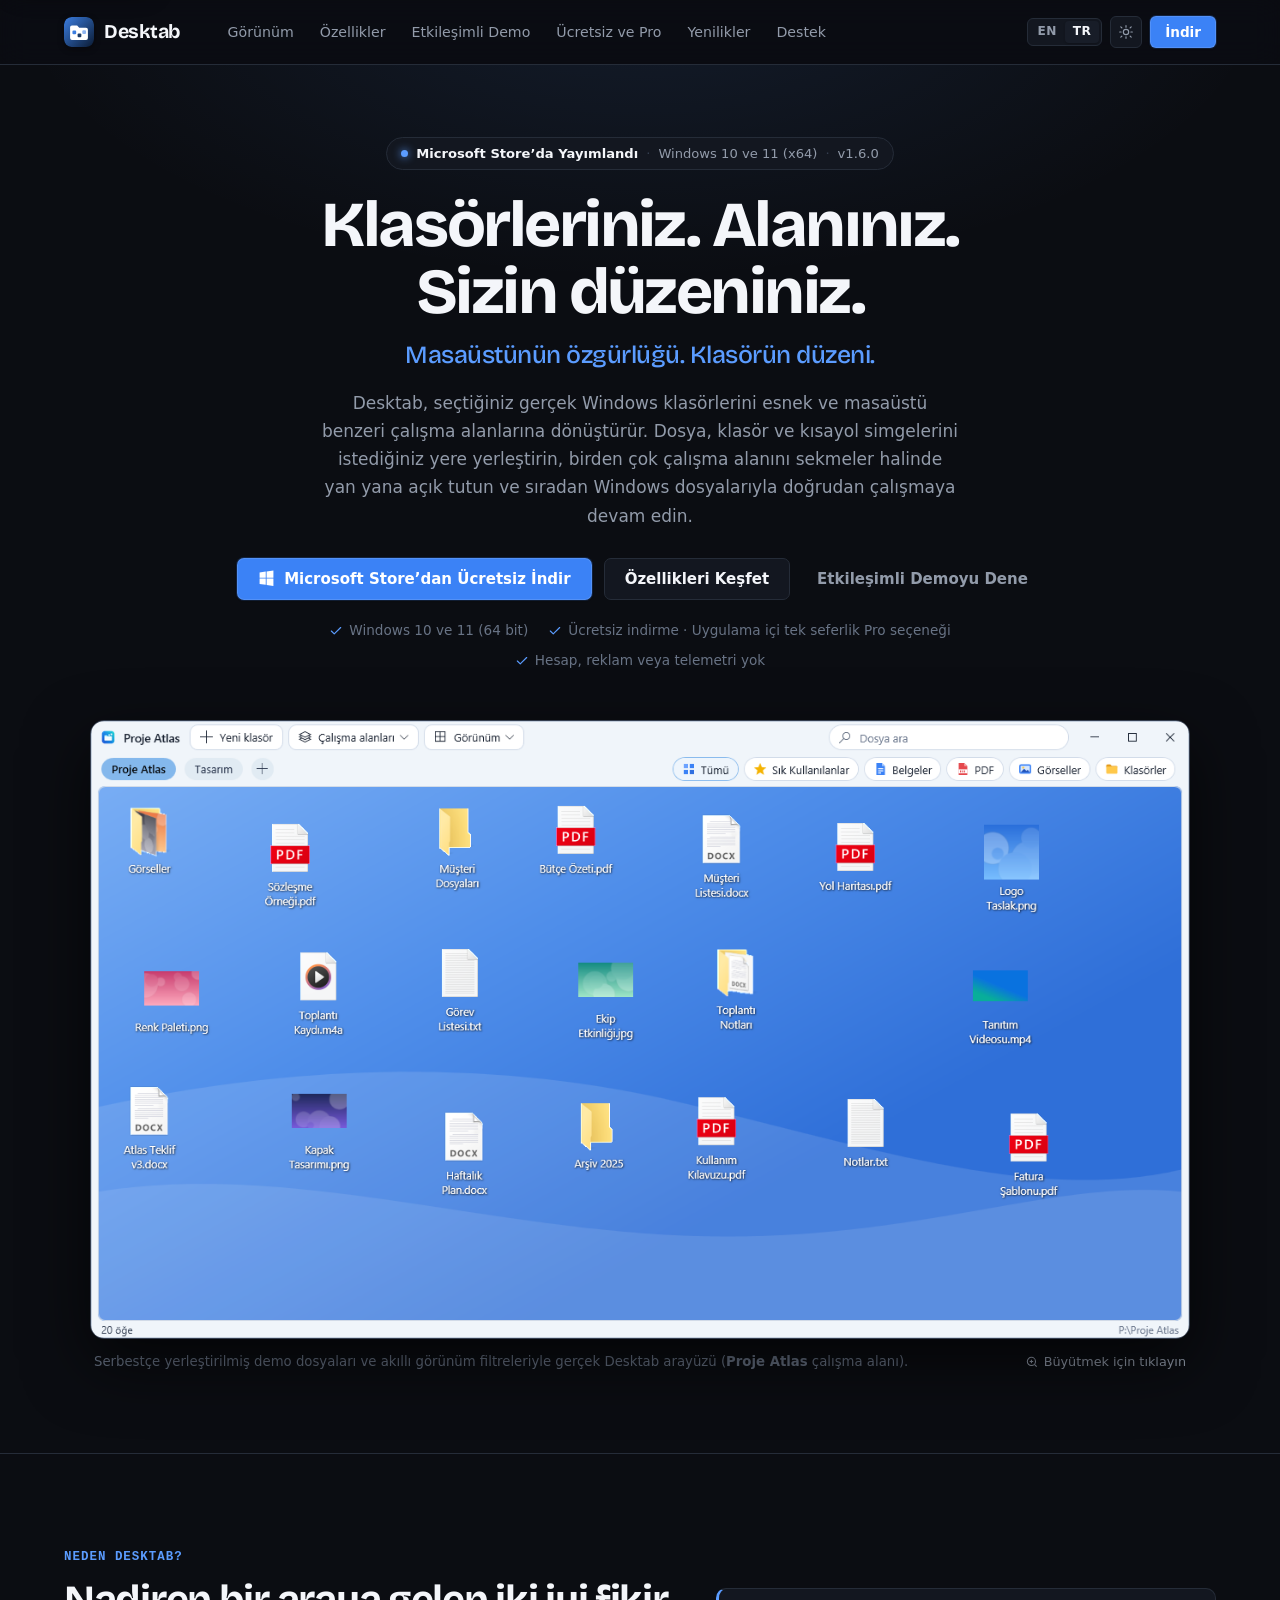
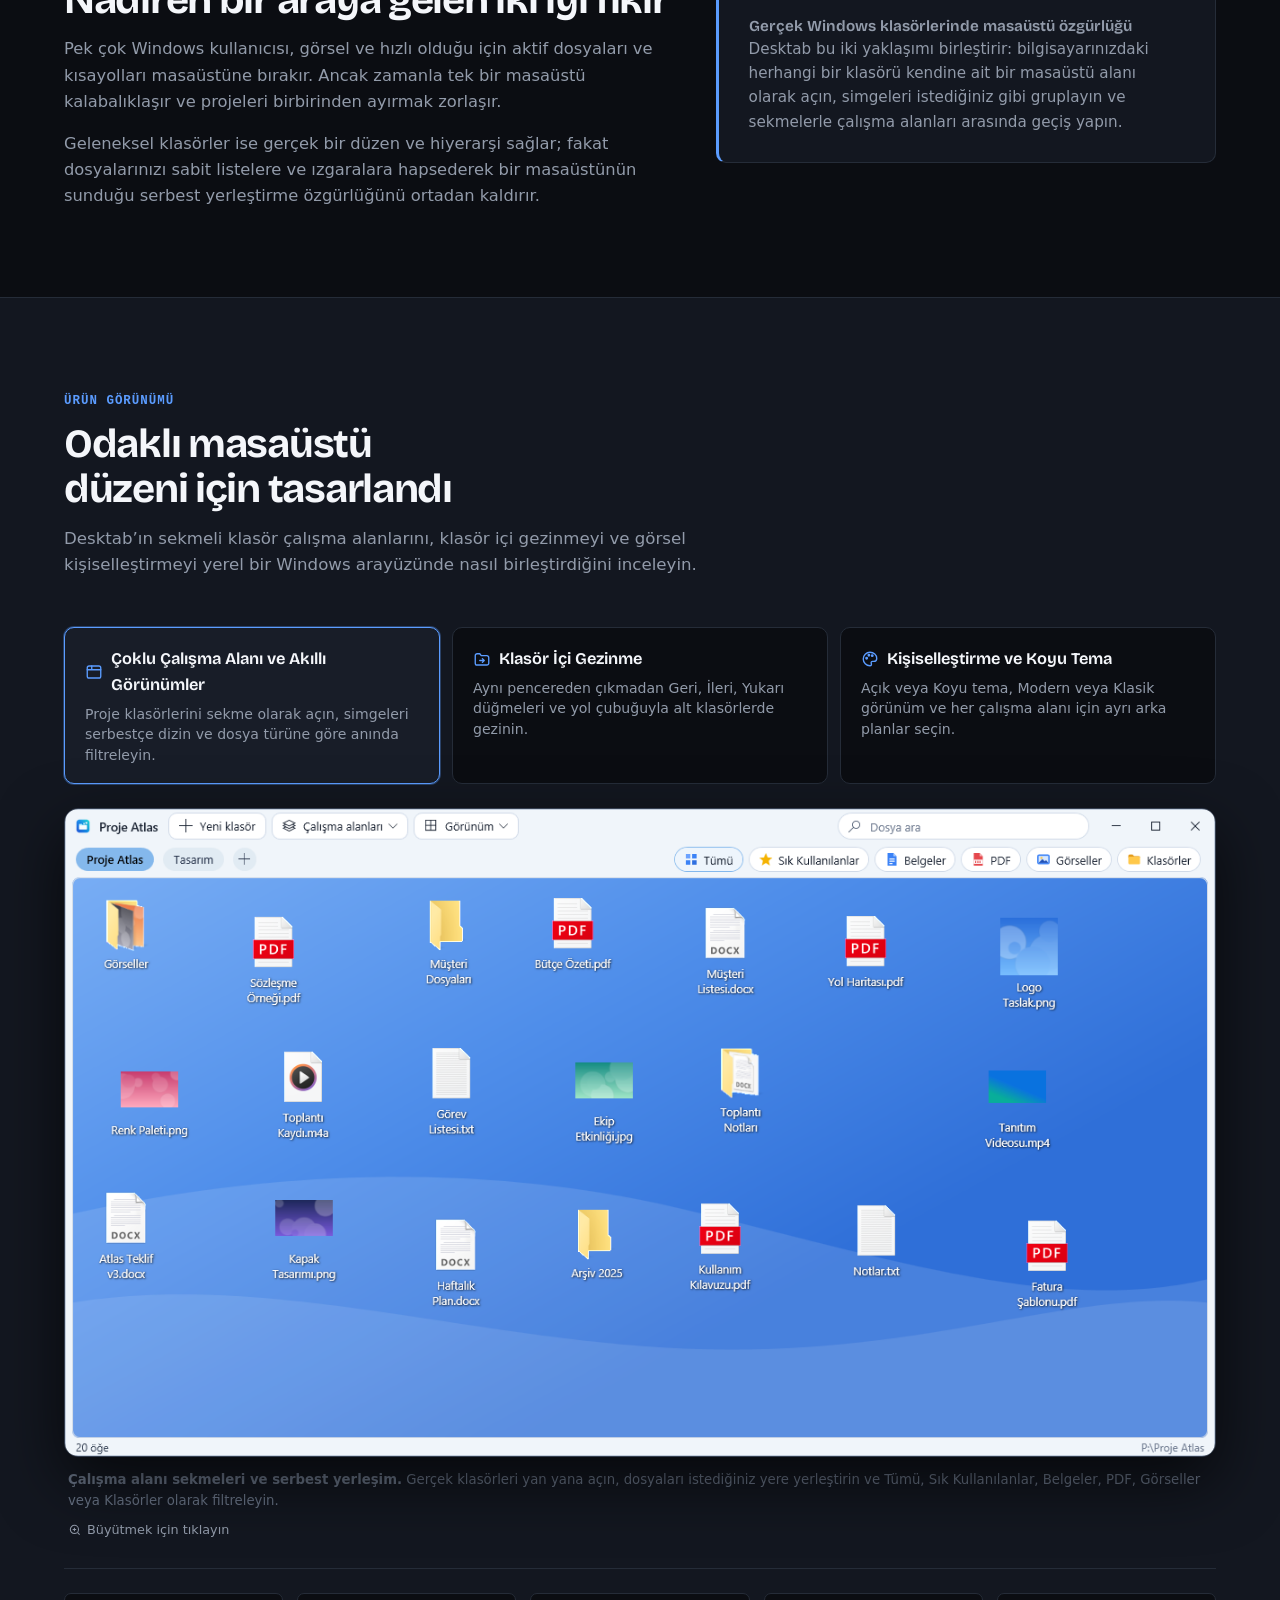
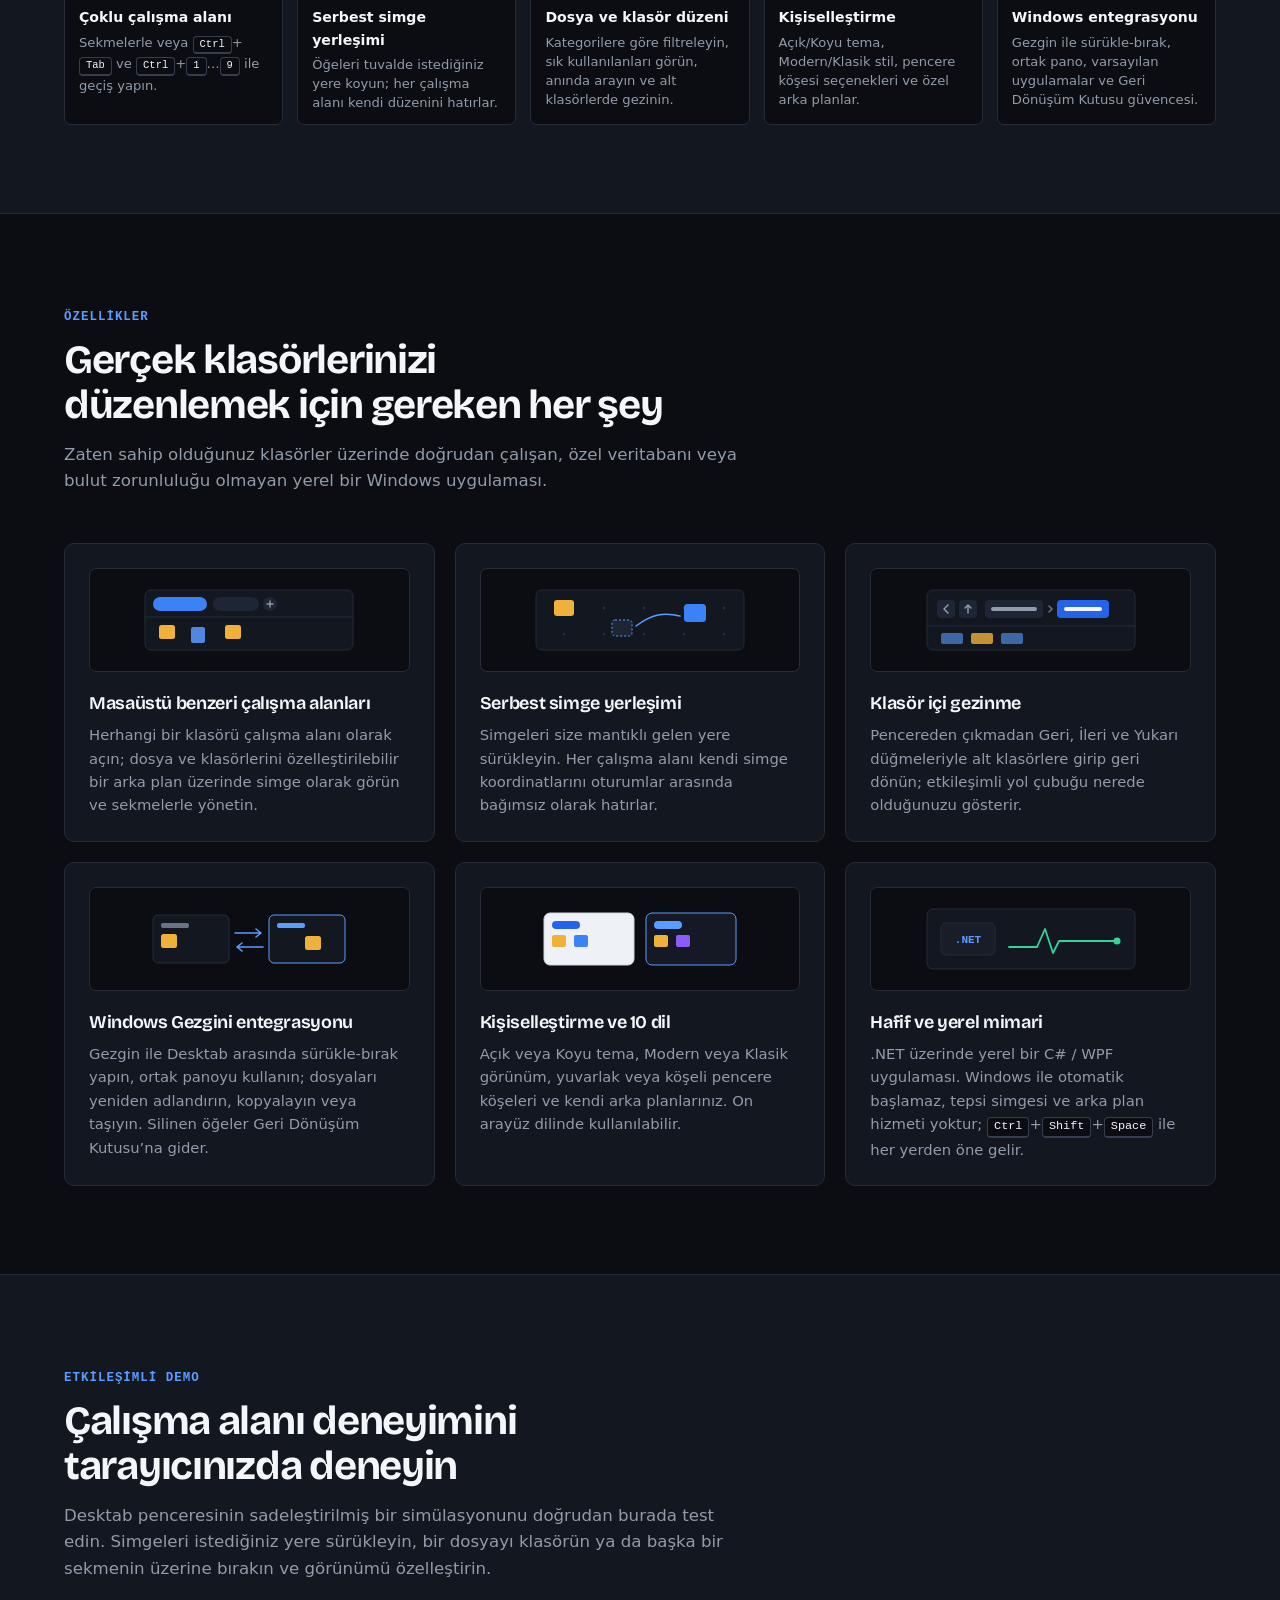
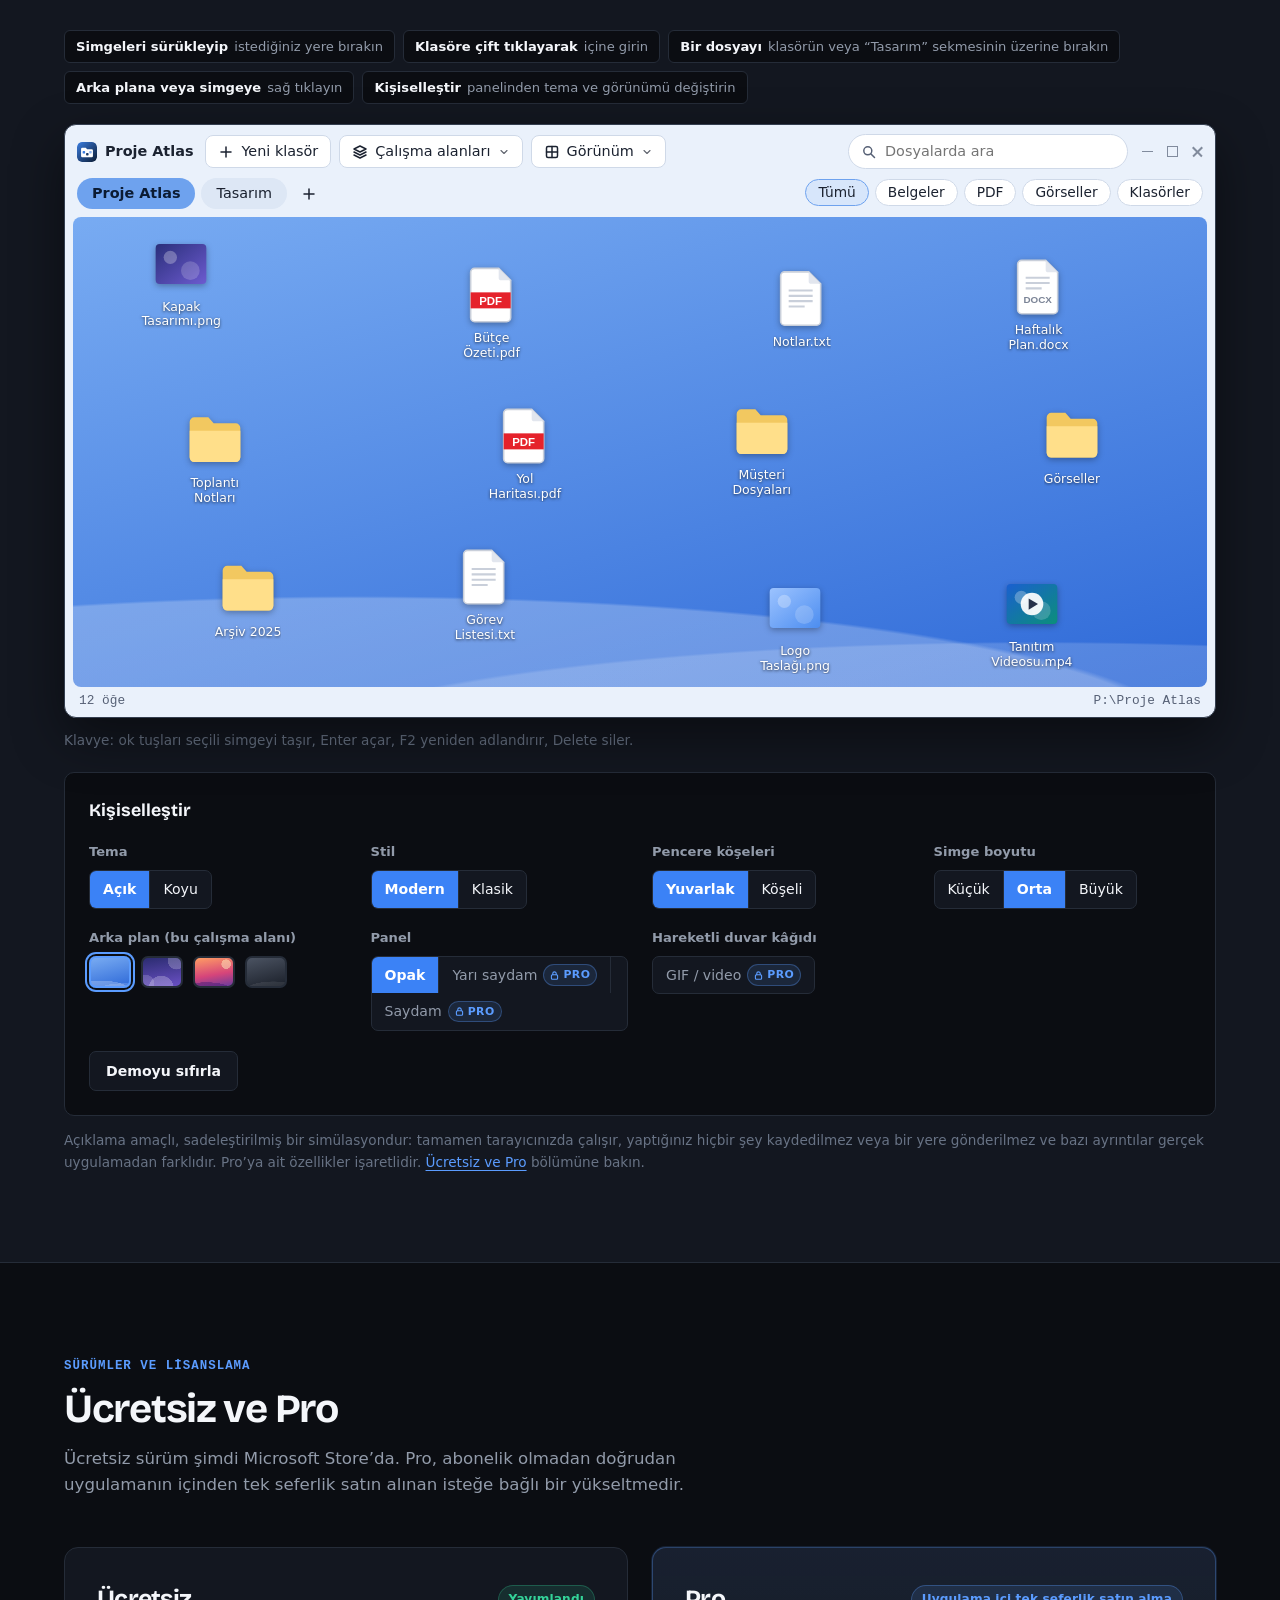
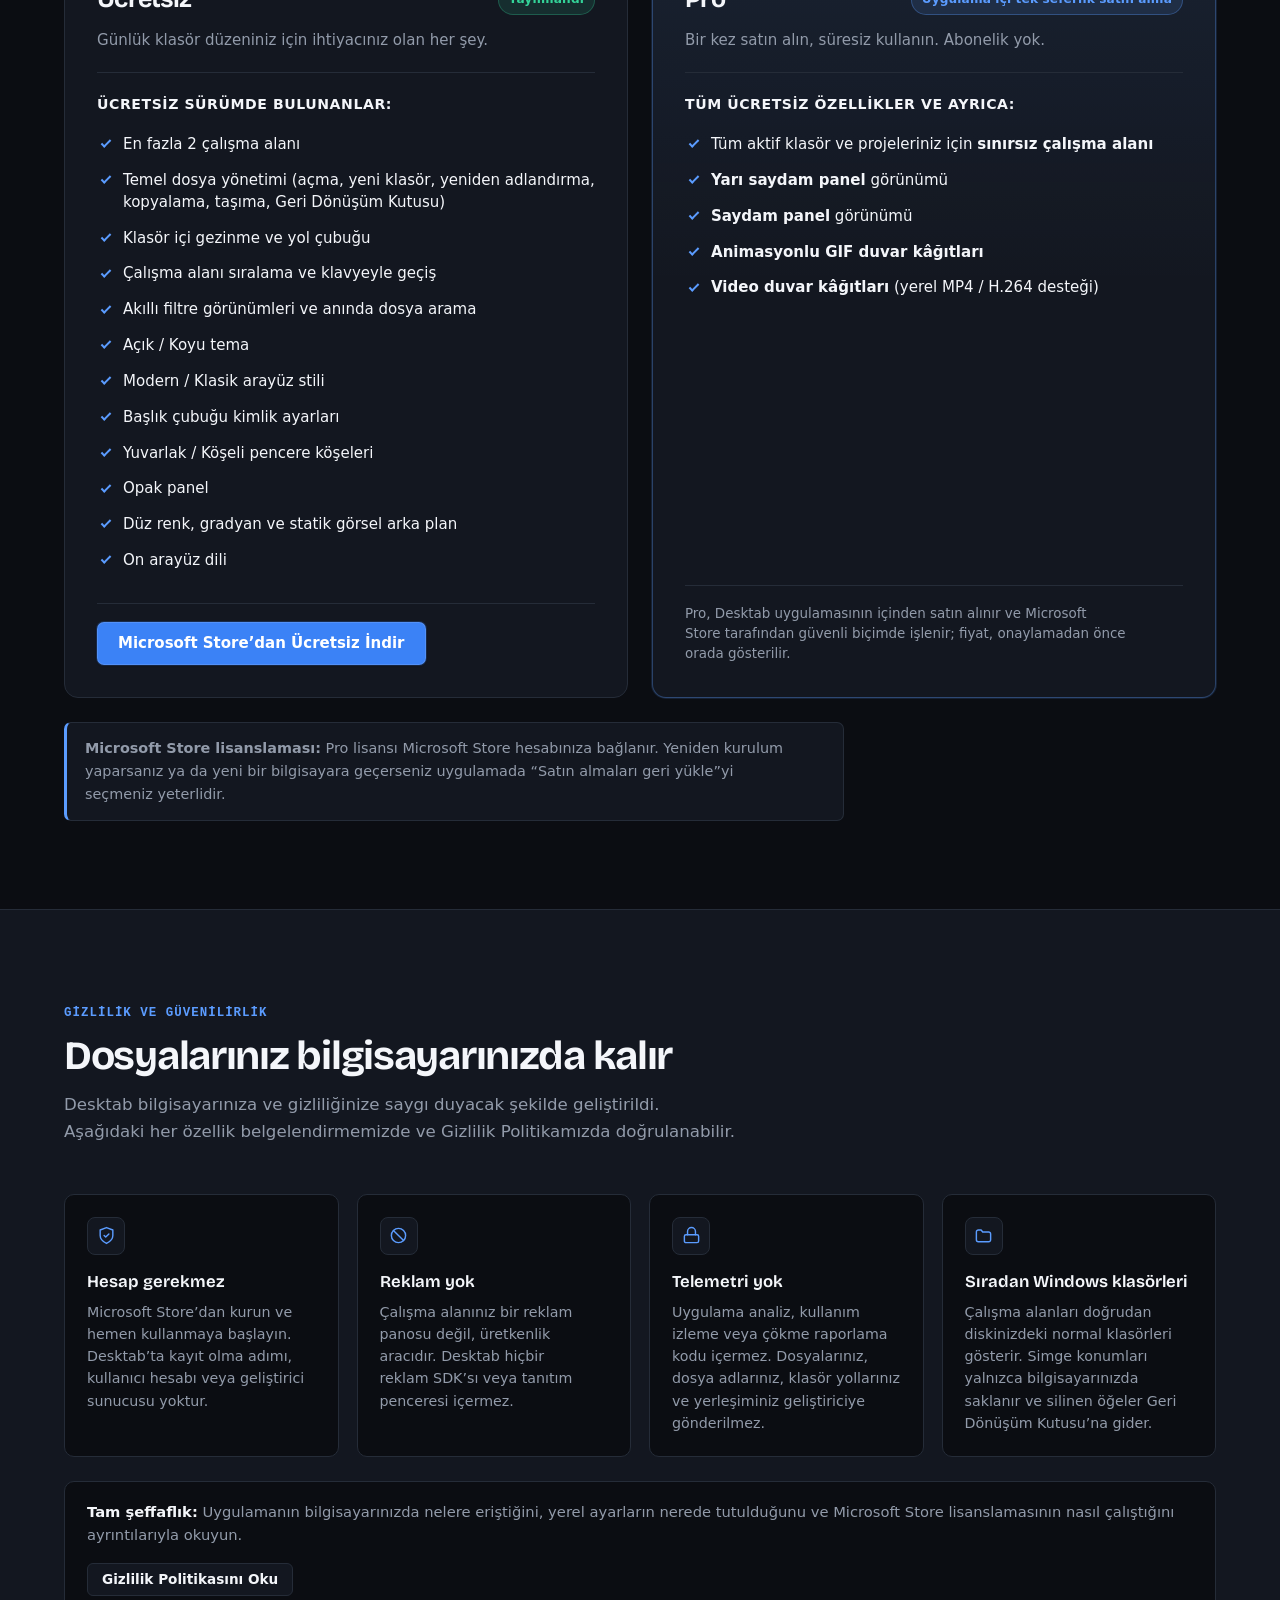
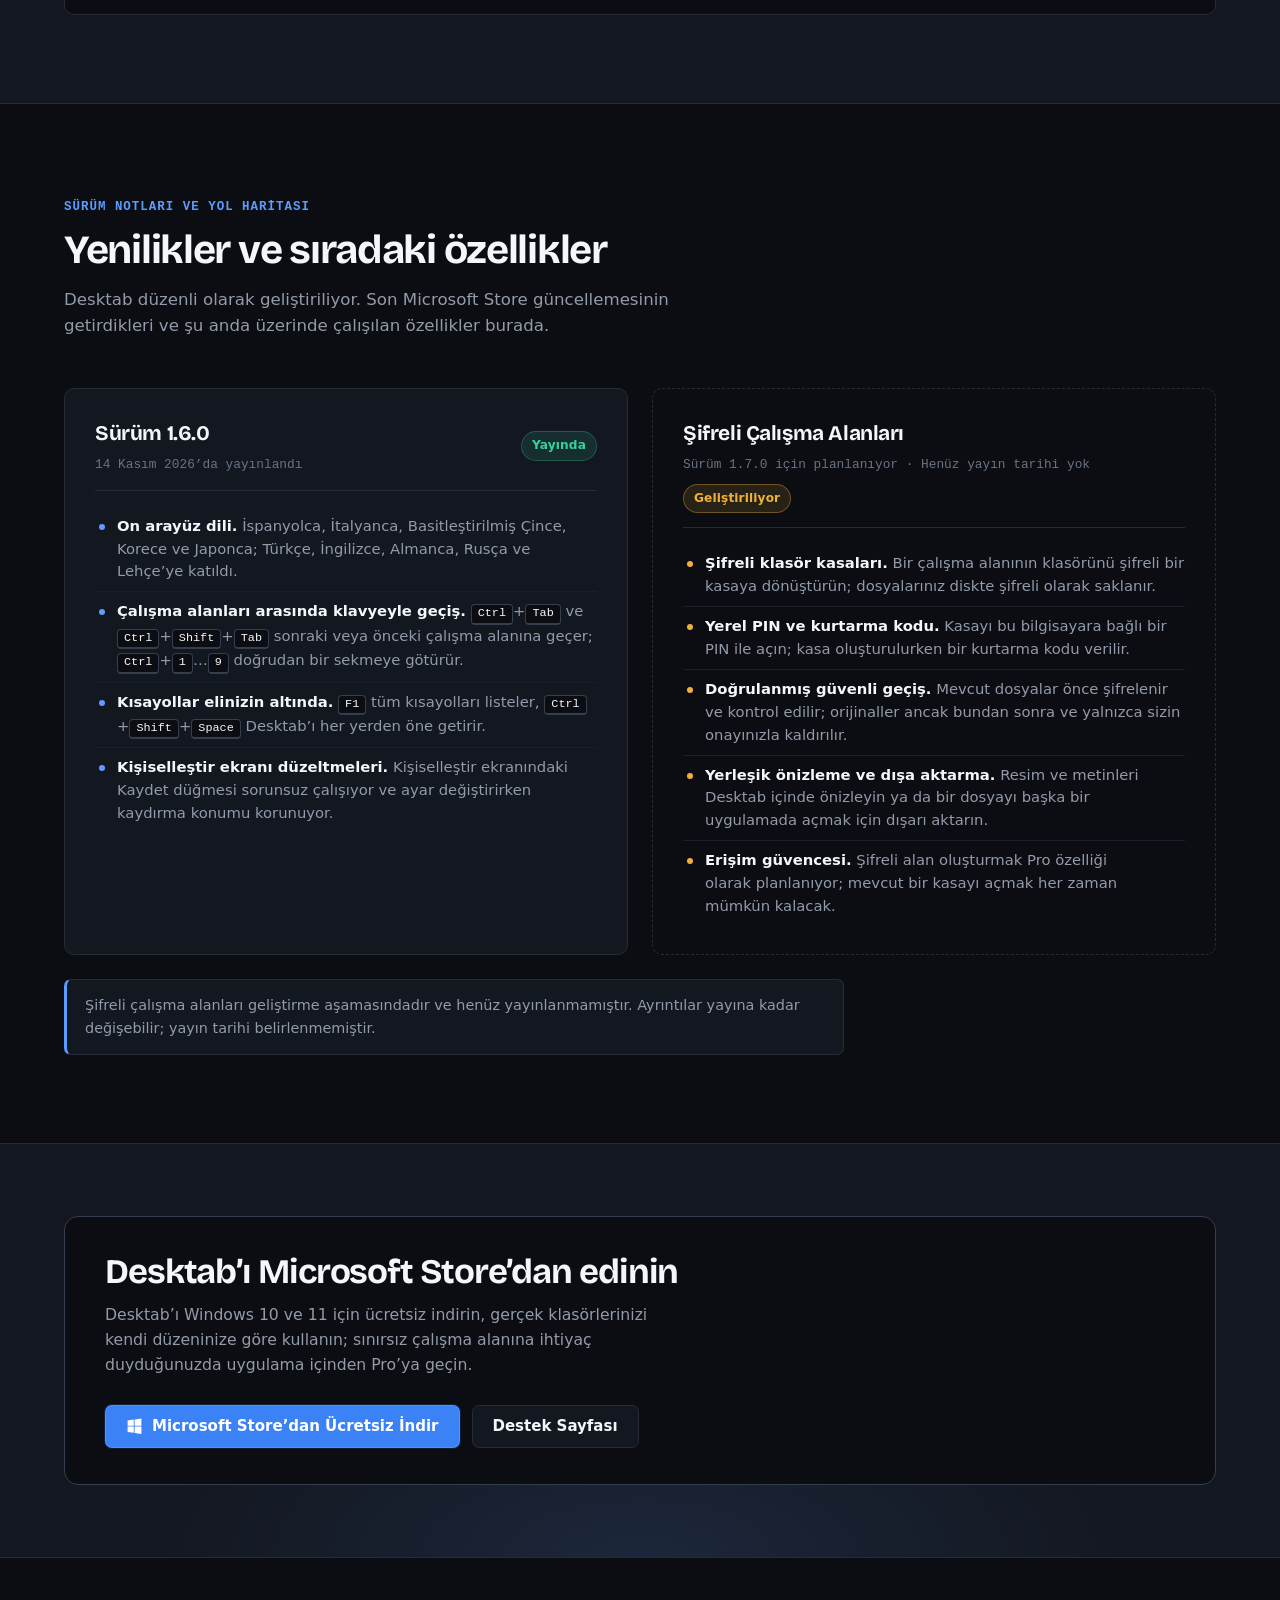
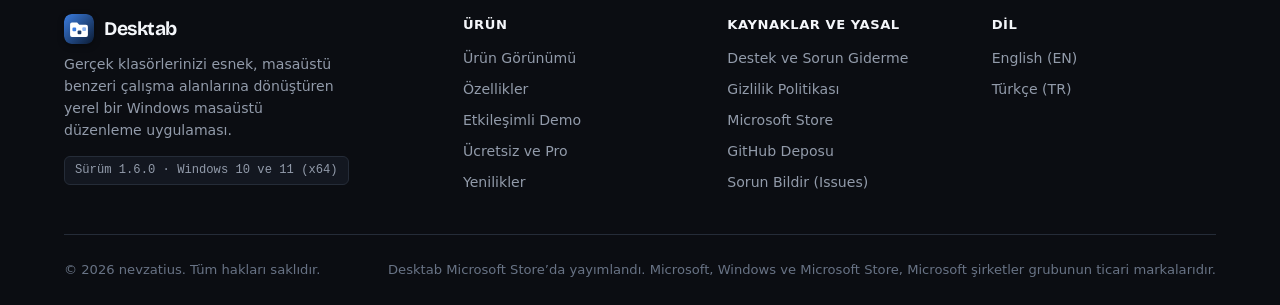
<file: docs/tr/index.html>
<!doctype html>
<html lang="tr" data-theme="dark">
<head>
  <meta charset="utf-8">
  <meta name="viewport" content="width=device-width, initial-scale=1">
  <title>Desktab — Klasörleriniz. Alanınız. Sizin düzeniniz.</title>
  <meta name="description" content="Desktab, gerçek klasörlerinizi serbestçe yerleştirilmiş simgelerle masaüstü benzeri çalışma alanlarına dönüştüren yerel bir Windows masaüstü düzenleme uygulamasıdır. Microsoft Store’dan ücretsiz indirin.">
  <link rel="canonical" href="https://nevzatius.github.io/desktab-site/tr/">
  <link rel="alternate" hreflang="en" href="https://nevzatius.github.io/desktab-site/">
  <link rel="alternate" hreflang="tr" href="https://nevzatius.github.io/desktab-site/tr/">
  <link rel="alternate" hreflang="x-default" href="https://nevzatius.github.io/desktab-site/">
  <meta property="og:type" content="website">
  <meta property="og:site_name" content="Desktab">
  <meta property="og:title" content="Desktab — Klasörleriniz. Alanınız. Sizin düzeniniz.">
  <meta property="og:description" content="Masaüstünün özgürlüğü, klasörün düzeni. Gerçek klasörlerinizi masaüstü benzeri çalışma alanlarına dönüştüren yerel bir Windows uygulaması. Microsoft Store’da yayımlandı.">
  <meta property="og:url" content="https://nevzatius.github.io/desktab-site/tr/">
  <meta property="og:locale" content="tr_TR">
  <meta property="og:locale:alternate" content="en_US">
  <meta property="og:image" content="https://nevzatius.github.io/desktab-site/assets/images/og-image.png">
  <meta property="og:image:alt" content="Windows için Desktab: Masaüstünün özgürlüğü, klasörün düzeni.">
  <meta name="twitter:card" content="summary_large_image">
  <meta name="theme-color" content="#0B0D12">
  <link rel="icon" type="image/svg+xml" href="../assets/images/favicon.svg">
  <link rel="preload" href="../assets/fonts/bricolage-grotesque-latin-wght-normal.woff2" as="font" type="font/woff2" crossorigin>
  <script src="../assets/theme.js?v=20261116-v2"></script>
  <link rel="stylesheet" href="../assets/styles.css?v=20261116-v2">
  <link rel="stylesheet" href="../assets/demo.css?v=20261116-v2">
</head>
<body>
  <a class="skip-link" href="#main">İçeriğe geç</a>

  <!-- A. Navigation -->
  <header class="site-header">
    <div class="container">
      <a class="brand" href="./" aria-label="Desktab — ana sayfa">
        <svg class="brand-mark" viewBox="0 0 64 64" aria-hidden="true" focusable="false"><defs><linearGradient id="dt-bg" x1="0" y1="0" x2="1" y2="1"><stop offset="0" stop-color="#3b7de0"/><stop offset="1" stop-color="#0b1b33"/></linearGradient></defs><rect width="64" height="64" rx="15" fill="url(#dt-bg)"/><path d="M13 22a4 4 0 0 1 4-4h11l4.5 5H47a4 4 0 0 1 4 4v18a4 4 0 0 1-4 4H17a4 4 0 0 1-4-4z" fill="#fff"/><rect x="18" y="29" width="8" height="8" rx="2.2" fill="#3b7de0"/><rect x="29" y="35" width="8" height="8" rx="2.2" fill="#1b3a66"/><rect x="39" y="28.5" width="8" height="8" rx="2.2" fill="#8db4f0"/></svg>
        <span>Desktab</span>
      </a>

      <button type="button" class="nav-toggle" id="nav-toggle" aria-expanded="false" aria-controls="site-nav" aria-label="Menüyü aç">
        <svg class="i-menu" viewBox="0 0 24 24" aria-hidden="true" focusable="false"><path d="M4 7h16M4 12h16M4 17h16"/></svg>
        <svg class="i-close" viewBox="0 0 24 24" aria-hidden="true" focusable="false"><path d="M6 6l12 12M18 6 6 18"/></svg>
      </button>

      <nav class="site-nav" id="site-nav" aria-label="Ana menü">
        <ul>
          <li><a href="#showcase">Görünüm</a></li>
          <li><a href="#features">Özellikler</a></li>
          <li><a href="#demo">Etkileşimli Demo</a></li>
          <li><a href="#plans">Ücretsiz ve Pro</a></li>
          <li><a href="#whats-new">Yenilikler</a></li>
          <li><a href="../support/tr/">Destek</a></li>
        </ul>
        <div class="nav-actions">
          <div class="lang-switch" role="group" aria-label="Dil">
            <a href="../" lang="en" hreflang="en" aria-label="English">EN</a>
            <span lang="tr" aria-current="true">TR</span>
          </div>
          <button type="button" class="theme-toggle" id="theme-toggle" aria-pressed="true" aria-label="Açık temaya geç">
            <svg class="i-moon" viewBox="0 0 24 24" aria-hidden="true" focusable="false"><path d="M20 14.5A8 8 0 0 1 9.5 4a8 8 0 1 0 10.5 10.5z"/></svg>
            <svg class="i-sun" viewBox="0 0 24 24" aria-hidden="true" focusable="false"><circle cx="12" cy="12" r="4"/><path d="M12 2.5v2.2M12 19.3v2.2M4.2 4.2l1.6 1.6M18.2 18.2l1.6 1.6M2.5 12h2.2M19.3 12h2.2M4.2 19.8l1.6-1.6M18.2 5.8l1.6-1.6"/></svg>
          </button>
          <a class="btn btn-primary btn-sm" href="https://apps.microsoft.com/detail/9P05F9J6TJ1R">İndir</a>
        </div>
      </nav>
    </div>
  </header>

  <main id="main">
    <!-- B. Hero Section -->
    <section class="hero" aria-labelledby="hero-title">
      <div class="container">
        <div class="hero-top">
          <p class="eyebrow">
            <span class="eyebrow-dot" aria-hidden="true"></span>
            <strong>Microsoft Store’da Yayımlandı</strong>
            <span class="eyebrow-sep" aria-hidden="true">·</span>
            <span>Windows 10 ve 11 (x64)</span>
            <span class="eyebrow-sep" aria-hidden="true">·</span>
            <span>v1.6.0</span>
          </p>
          <h1 id="hero-title"><span class="sr-only">Desktab — </span><span class="nw">Klasörleriniz.</span> <span class="nw">Alanınız.</span> <span class="nw">Sizin düzeniniz.</span></h1>
          <p class="hero-subtitle">Masaüstünün özgürlüğü. Klasörün düzeni.</p>
          <p class="lead">Desktab, seçtiğiniz gerçek Windows klasörlerini esnek ve masaüstü benzeri çalışma alanlarına dönüştürür. Dosya, klasör ve kısayol simgelerini istediğiniz yere yerleştirin, birden çok çalışma alanını sekmeler halinde yan yana açık tutun ve sıradan Windows dosyalarıyla doğrudan çalışmaya devam edin.</p>
          <div class="hero-actions">
            <a class="btn btn-primary" href="https://apps.microsoft.com/detail/9P05F9J6TJ1R">
              <svg viewBox="0 0 16 16" aria-hidden="true" focusable="false"><path d="M1.5 2.3 7.3 1.5v5.8H1.5V2.3zm6.6-.9L14.5.5v6.8H8.1V1.4zM1.5 8.1h5.8v5.8l-5.8-.8V8.1zm6.6 0h6.4v6.9l-6.4-.9V8.1z"/></svg>
              <span>Microsoft Store’dan Ücretsiz İndir</span>
            </a>
            <a class="btn btn-secondary" href="#features">Özellikleri Keşfet</a>
            <a class="btn btn-ghost" href="#demo">Etkileşimli Demoyu Dene</a>
          </div>
          <ul class="hero-meta" aria-label="Ürün öne çıkanları">
            <li>
              <svg viewBox="0 0 24 24" aria-hidden="true"><path d="M20 6 9 17l-5-5"/></svg>
              <span>Windows 10 ve 11 (64 bit)</span>
            </li>
            <li>
              <svg viewBox="0 0 24 24" aria-hidden="true"><path d="M20 6 9 17l-5-5"/></svg>
              <span>Ücretsiz indirme · Uygulama içi tek seferlik Pro seçeneği</span>
            </li>
            <li>
              <svg viewBox="0 0 24 24" aria-hidden="true"><path d="M20 6 9 17l-5-5"/></svg>
              <span>Hesap, reklam veya telemetri yok</span>
            </li>
          </ul>
        </div>

        <div class="hero-stage">
          <figure class="shot">
            <div class="shot-frame">
              <a class="shot-link" href="../assets/images/app-main-tr.png" aria-label="Desktab ana çalışma alanı ekran görüntüsünü tam boyutta aç">
                <img src="../assets/images/app-main-tr.png" width="1280" height="720" alt="Desktab'ta Proje Atlas çalışma alanı: mavi arka plan üzerinde serbestçe yerleştirilmiş dosya ve klasör simgeleri; üstte iki çalışma alanı sekmesi ve akıllı görünüm düğmeleri." fetchpriority="high">
              </a>
            </div>
            <figcaption class="shot-caption-bar">
              <span>Serbestçe yerleştirilmiş demo dosyaları ve akıllı görünüm filtreleriyle gerçek Desktab arayüzü (<strong>Proje Atlas</strong> çalışma alanı).</span>
              <span class="shot-zoom-hint"><svg viewBox="0 0 24 24" aria-hidden="true"><circle cx="11" cy="11" r="7"/><path d="m20 20-3.5-3.5M11 8v6M8 11h6"/></svg>Büyütmek için tıklayın</span>
            </figcaption>
          </figure>
        </div>
      </div>
    </section>

    <!-- Core Concept / Why Desktab -->
    <section aria-labelledby="problem-title">
      <div class="container">
        <div class="value-split">
          <div class="value-copy">
            <span class="section-kicker">Neden Desktab?</span>
            <h2 id="problem-title">Nadiren bir araya gelen iki iyi fikir</h2>
            <p>Pek çok Windows kullanıcısı, görsel ve hızlı olduğu için aktif dosyaları ve kısayolları masaüstüne bırakır. Ancak zamanla tek bir masaüstü kalabalıklaşır ve projeleri birbirinden ayırmak zorlaşır.</p>
            <p>Geleneksel klasörler ise gerçek bir düzen ve hiyerarşi sağlar; fakat dosyalarınızı sabit listelere ve ızgaralara hapsederek bir masaüstünün sunduğu serbest yerleştirme özgürlüğünü ortadan kaldırır.</p>
          </div>
          <div class="value-callout">
            <p class="value-callout-title">Gerçek Windows klasörlerinde masaüstü özgürlüğü</p>
            <p>Desktab bu iki yaklaşımı birleştirir: bilgisayarınızdaki herhangi bir klasörü kendine ait bir masaüstü alanı olarak açın, simgeleri istediğiniz gibi gruplayın ve sekmelerle çalışma alanları arasında geçiş yapın.</p>
          </div>
        </div>
      </div>
    </section>

    <!-- C. Product Showcase -->
    <section id="showcase" class="alt" aria-labelledby="showcase-title">
      <div class="container">
        <div class="section-header">
          <span class="section-kicker">Ürün Görünümü</span>
          <h2 id="showcase-title">Odaklı masaüstü düzeni için tasarlandı</h2>
          <p class="section-intro">Desktab’ın sekmeli klasör çalışma alanlarını, klasör içi gezinmeyi ve görsel kişiselleştirmeyi yerel bir Windows arayüzünde nasıl birleştirdiğini inceleyin.</p>
        </div>

        <div class="showcase-tabs" role="tablist" aria-label="Uygulama görünümleri" data-showcase-tabs>
          <button type="button" role="tab" class="showcase-tab is-active" id="tab-workspaces" aria-selected="true" aria-controls="panel-workspaces" tabindex="0" data-showcase-tab="workspaces">
            <span class="showcase-tab-head">
              <svg viewBox="0 0 24 24" aria-hidden="true"><rect x="3" y="4" width="18" height="16" rx="2.5"/><path d="M3 9h18M9 4v5"/></svg>
              <span>Çoklu Çalışma Alanı ve Akıllı Görünümler</span>
            </span>
            <span class="showcase-tab-desc">Proje klasörlerini sekme olarak açın, simgeleri serbestçe dizin ve dosya türüne göre anında filtreleyin.</span>
          </button>

          <button type="button" role="tab" class="showcase-tab" id="tab-navigation" aria-selected="false" aria-controls="panel-navigation" tabindex="-1" data-showcase-tab="navigation">
            <span class="showcase-tab-head">
              <svg viewBox="0 0 24 24" aria-hidden="true"><path d="M3 7.5A2.5 2.5 0 0 1 5.5 5H9l2 2.5h7.5A2.5 2.5 0 0 1 21 10v7.5a2.5 2.5 0 0 1-2.5 2.5h-13A2.5 2.5 0 0 1 3 17.5z"/><path d="M9 14h6m-2.5-2.5L15 14l-2.5 2.5"/></svg>
              <span>Klasör İçi Gezinme</span>
            </span>
            <span class="showcase-tab-desc">Aynı pencereden çıkmadan Geri, İleri, Yukarı düğmeleri ve yol çubuğuyla alt klasörlerde gezinin.</span>
          </button>

          <button type="button" role="tab" class="showcase-tab" id="tab-personalize" aria-selected="false" aria-controls="panel-personalize" tabindex="-1" data-showcase-tab="personalize">
            <span class="showcase-tab-head">
              <svg viewBox="0 0 24 24" aria-hidden="true"><path d="M12 3a9 9 0 1 0 0 18c1.4 0 2-1 2-2 0-.8-.5-1.3-.5-2 0-1 .8-1.8 1.8-1.8H17a4 4 0 0 0 4-4C21 6.6 17 3 12 3z"/><circle cx="7.5" cy="11" r="1" fill="currentColor"/><circle cx="10.5" cy="7" r="1" fill="currentColor"/><circle cx="15" cy="7.5" r="1" fill="currentColor"/></svg>
              <span>Kişiselleştirme ve Koyu Tema</span>
            </span>
            <span class="showcase-tab-desc">Açık veya Koyu tema, Modern veya Klasik görünüm ve her çalışma alanı için ayrı arka planlar seçin.</span>
          </button>
        </div>

        <div class="showcase-panels">
          <div class="showcase-panel is-active" id="panel-workspaces" role="tabpanel" aria-labelledby="tab-workspaces" data-showcase-panel="workspaces">
            <figure class="shot">
              <div class="shot-frame">
                <a class="shot-link" href="../assets/images/app-main-tr.png" aria-label="Çoklu çalışma alanları ve akıllı görünümler ekran görüntüsünü tam boyutta aç">
                  <img src="../assets/images/app-main-tr.png" width="1280" height="720" alt="Desktab'ta Proje Atlas çalışma alanı: serbest yerleştirilmiş simgeler, çalışma alanı sekmeleri, arama kutusu ve akıllı görünüm filtreleri." loading="lazy" decoding="async">
                </a>
              </div>
              <figcaption class="shot-caption-bar">
                <span><strong>Çalışma alanı sekmeleri ve serbest yerleşim.</strong> Gerçek klasörleri yan yana açın, dosyaları istediğiniz yere yerleştirin ve Tümü, Sık Kullanılanlar, Belgeler, PDF, Görseller veya Klasörler olarak filtreleyin.</span>
                <span class="shot-zoom-hint"><svg viewBox="0 0 24 24" aria-hidden="true"><circle cx="11" cy="11" r="7"/><path d="m20 20-3.5-3.5M11 8v6M8 11h6"/></svg>Büyütmek için tıklayın</span>
              </figcaption>
            </figure>
          </div>

          <div class="showcase-panel" id="panel-navigation" role="tabpanel" aria-labelledby="tab-navigation" data-showcase-panel="navigation" hidden>
            <figure class="shot">
              <div class="shot-frame">
                <a class="shot-link" href="../assets/images/app-nav-tr.png" aria-label="Klasör içi gezinme ekran görüntüsünü tam boyutta aç">
                  <img src="../assets/images/app-nav-tr.png" width="1280" height="720" alt="Desktab'ta Proje Atlas'ın Görseller alt klasörü: üstte yol çubuğu ile geri, ileri ve yukarı düğmeleri, altında altı görsel küçük resmi." loading="lazy" decoding="async">
                </a>
              </div>
              <figcaption class="shot-caption-bar">
                <span><strong>Klasör içi gezinme.</strong> Ayrı pencereler açmadan alt klasörlere girip üst klasörlere dönün; yol çubuğu nerede olduğunuzu her an gösterir.</span>
                <span class="shot-zoom-hint"><svg viewBox="0 0 24 24" aria-hidden="true"><circle cx="11" cy="11" r="7"/><path d="m20 20-3.5-3.5M11 8v6M8 11h6"/></svg>Büyütmek için tıklayın</span>
              </figcaption>
            </figure>
          </div>

          <div class="showcase-panel" id="panel-personalize" role="tabpanel" aria-labelledby="tab-personalize" data-showcase-panel="personalize" hidden>
            <figure class="shot">
              <div class="shot-frame">
                <a class="shot-link" href="../assets/images/app-dark-tr.png" aria-label="Koyu temada Desktab ekran görüntüsünü tam boyutta aç">
                  <img src="../assets/images/app-dark-tr.png" width="1280" height="720" alt="Desktab koyu temada: Tasarım adlı ikinci çalışma alanı sekmesi, mor statik görsel arka plan ve serbestçe yerleştirilmiş simgeler." loading="lazy" decoding="async">
                </a>
              </div>
              <figcaption class="shot-caption-bar">
                <span><strong>Koyu tema ve özel arka planlar.</strong> Koyu tema ve statik görsel duvar kâğıdı kullanan ikinci bir çalışma alanı (“Tasarım”).</span>
                <span class="shot-zoom-hint"><svg viewBox="0 0 24 24" aria-hidden="true"><circle cx="11" cy="11" r="7"/><path d="m20 20-3.5-3.5M11 8v6M8 11h6"/></svg>Büyütmek için tıklayın</span>
              </figcaption>
            </figure>
          </div>
        </div>

        <ul class="showcase-pillars" aria-label="Temel iş akışı sütunları">
          <li>
            <strong>Çoklu çalışma alanı</strong>
            <span>Sekmelerle veya <kbd>Ctrl</kbd>+<kbd>Tab</kbd> ve <kbd>Ctrl</kbd>+<kbd>1</kbd>…<kbd>9</kbd> ile geçiş yapın.</span>
          </li>
          <li>
            <strong>Serbest simge yerleşimi</strong>
            <span>Öğeleri tuvalde istediğiniz yere koyun; her çalışma alanı kendi düzenini hatırlar.</span>
          </li>
          <li>
            <strong>Dosya ve klasör düzeni</strong>
            <span>Kategorilere göre filtreleyin, sık kullanılanları görün, anında arayın ve alt klasörlerde gezinin.</span>
          </li>
          <li>
            <strong>Kişiselleştirme</strong>
            <span>Açık/Koyu tema, Modern/Klasik stil, pencere köşesi seçenekleri ve özel arka planlar.</span>
          </li>
          <li>
            <strong>Windows entegrasyonu</strong>
            <span>Gezgin ile sürükle-bırak, ortak pano, varsayılan uygulamalar ve Geri Dönüşüm Kutusu güvencesi.</span>
          </li>
        </ul>
      </div>
    </section>

    <!-- D. Features -->
    <section id="features" aria-labelledby="features-title">
      <div class="container">
        <div class="section-header">
          <span class="section-kicker">Özellikler</span>
          <h2 id="features-title">Gerçek klasörlerinizi düzenlemek için gereken her şey</h2>
          <p class="section-intro">Zaten sahip olduğunuz klasörler üzerinde doğrudan çalışan, özel veritabanı veya bulut zorunluluğu olmayan yerel bir Windows uygulaması.</p>
        </div>

        <ul class="features-grid">
          <li class="feature-card">
            <div class="feature-preview" aria-hidden="true">
              <svg viewBox="0 0 220 76" fill="none">
                <rect x="6" y="8" width="208" height="60" rx="6" fill="#131720" stroke="#252C38"/>
                <rect x="14" y="15" width="54" height="14" rx="7" fill="#3B82F6"/>
                <rect x="74" y="15" width="46" height="14" rx="7" fill="#1E2534"/>
                <circle cx="131" cy="22" r="7" fill="#1E2534"/>
                <path d="M128 22h6M131 19v6" stroke="#929BAA" stroke-width="1.4" stroke-linecap="round"/>
                <line x1="6" y1="35" x2="214" y2="35" stroke="#252C38"/>
                <rect x="20" y="43" width="16" height="14" rx="2.5" fill="#F0B13A"/>
                <rect x="52" y="45" width="14" height="16" rx="2" fill="#5B9CFF" opacity="0.85"/>
                <rect x="86" y="43" width="16" height="14" rx="2.5" fill="#F0B13A"/>
              </svg>
            </div>
            <h3>Masaüstü benzeri çalışma alanları</h3>
            <p>Herhangi bir klasörü çalışma alanı olarak açın; dosya ve klasörlerini özelleştirilebilir bir arka plan üzerinde simge olarak görün ve sekmelerle yönetin.</p>
          </li>

          <li class="feature-card">
            <div class="feature-preview" aria-hidden="true">
              <svg viewBox="0 0 220 76" fill="none">
                <rect x="6" y="8" width="208" height="60" rx="6" fill="#131720" stroke="#252C38"/>
                <circle cx="34" cy="26" r="1.5" fill="#252C38"/><circle cx="74" cy="26" r="1.5" fill="#252C38"/><circle cx="114" cy="26" r="1.5" fill="#252C38"/><circle cx="154" cy="26" r="1.5" fill="#252C38"/><circle cx="194" cy="26" r="1.5" fill="#252C38"/>
                <circle cx="34" cy="52" r="1.5" fill="#252C38"/><circle cx="74" cy="52" r="1.5" fill="#252C38"/><circle cx="114" cy="52" r="1.5" fill="#252C38"/><circle cx="154" cy="52" r="1.5" fill="#252C38"/><circle cx="194" cy="52" r="1.5" fill="#252C38"/>
                <rect x="24" y="18" width="20" height="16" rx="3" fill="#F0B13A"/>
                <rect x="82" y="38" width="20" height="16" rx="3" fill="#1E2534" stroke="#5B9CFF" stroke-dasharray="2 2"/>
                <path d="M106 44c16-12 28-14 44-10" stroke="#5B9CFF" stroke-width="1.5" stroke-linecap="round"/>
                <rect x="154" y="22" width="22" height="18" rx="3.5" fill="#3B82F6"/>
              </svg>
            </div>
            <h3>Serbest simge yerleşimi</h3>
            <p>Simgeleri size mantıklı gelen yere sürükleyin. Her çalışma alanı kendi simge koordinatlarını oturumlar arasında bağımsız olarak hatırlar.</p>
          </li>

          <li class="feature-card">
            <div class="feature-preview" aria-hidden="true">
              <svg viewBox="0 0 220 76" fill="none">
                <rect x="6" y="8" width="208" height="60" rx="6" fill="#131720" stroke="#252C38"/>
                <rect x="16" y="18" width="18" height="18" rx="4" fill="#1E2534"/>
                <path d="m27 23-4 4 4 4" stroke="#929BAA" stroke-width="1.5" stroke-linecap="round" stroke-linejoin="round"/>
                <rect x="38" y="18" width="18" height="18" rx="4" fill="#1E2534"/>
                <path d="M47 31v-8m-3 3 3-3 3 3" stroke="#929BAA" stroke-width="1.5" stroke-linecap="round" stroke-linejoin="round"/>
                <rect x="64" y="18" width="58" height="18" rx="4" fill="#1E2534"/>
                <rect x="70" y="25" width="46" height="4" rx="2" fill="#929BAA"/>
                <path d="m128 24 3 3-3 3" stroke="#687385" stroke-width="1.5" stroke-linecap="round"/>
                <rect x="136" y="18" width="52" height="18" rx="4" fill="#2563EB"/>
                <rect x="143" y="25" width="38" height="4" rx="2" fill="#F4F6FA"/>
                <line x1="6" y1="44" x2="214" y2="44" stroke="#252C38"/>
                <rect x="20" y="51" width="22" height="11" rx="2" fill="#5B9CFF" opacity="0.6"/>
                <rect x="50" y="51" width="22" height="11" rx="2" fill="#F0B13A" opacity="0.8"/>
                <rect x="80" y="51" width="22" height="11" rx="2" fill="#5B9CFF" opacity="0.6"/>
              </svg>
            </div>
            <h3>Klasör içi gezinme</h3>
            <p>Pencereden çıkmadan Geri, İleri ve Yukarı düğmeleriyle alt klasörlere girip geri dönün; etkileşimli yol çubuğu nerede olduğunuzu gösterir.</p>
          </li>

          <li class="feature-card">
            <div class="feature-preview" aria-hidden="true">
              <svg viewBox="0 0 220 76" fill="none">
                <rect x="14" y="14" width="76" height="48" rx="5" fill="#131720" stroke="#252C38"/>
                <rect x="22" y="22" width="28" height="5" rx="2" fill="#687385"/>
                <rect x="22" y="33" width="16" height="14" rx="2.5" fill="#F0B13A"/>
                <rect x="130" y="14" width="76" height="48" rx="5" fill="#131720" stroke="#5B9CFF"/>
                <rect x="138" y="22" width="28" height="5" rx="2" fill="#5B9CFF"/>
                <rect x="166" y="35" width="16" height="14" rx="2.5" fill="#F0B13A"/>
                <path d="M96 32h26m-5-4 5 4-5 4M124 46H98m5-4-5 4 5 4" stroke="#5B9CFF" stroke-width="1.6" stroke-linecap="round" stroke-linejoin="round"/>
              </svg>
            </div>
            <h3>Windows Gezgini entegrasyonu</h3>
            <p>Gezgin ile Desktab arasında sürükle-bırak yapın, ortak panoyu kullanın; dosyaları yeniden adlandırın, kopyalayın veya taşıyın. Silinen öğeler Geri Dönüşüm Kutusu’na gider.</p>
          </li>

          <li class="feature-card">
            <div class="feature-preview" aria-hidden="true">
              <svg viewBox="0 0 220 76" fill="none">
                <rect x="14" y="12" width="90" height="52" rx="6" fill="#EEF2F7" stroke="#CBD5E1"/>
                <rect x="22" y="20" width="28" height="8" rx="4" fill="#2563EB"/>
                <rect x="22" y="34" width="14" height="12" rx="2" fill="#F0B13A"/>
                <rect x="44" y="34" width="14" height="12" rx="2" fill="#3B82F6"/>
                <rect x="116" y="12" width="90" height="52" rx="6" fill="#151926" stroke="#5B9CFF"/>
                <rect x="124" y="20" width="28" height="8" rx="4" fill="#5B9CFF"/>
                <rect x="124" y="34" width="14" height="12" rx="2" fill="#F0B13A"/>
                <rect x="146" y="34" width="14" height="12" rx="2" fill="#8B5CF6"/>
              </svg>
            </div>
            <h3>Kişiselleştirme ve 10 dil</h3>
            <p>Açık veya Koyu tema, Modern veya Klasik görünüm, yuvarlak veya köşeli pencere köşeleri ve kendi arka planlarınız. On arayüz dilinde kullanılabilir.</p>
          </li>

          <li class="feature-card">
            <div class="feature-preview" aria-hidden="true">
              <svg viewBox="0 0 220 76" fill="none">
                <rect x="6" y="8" width="208" height="60" rx="6" fill="#131720" stroke="#252C38"/>
                <rect x="20" y="22" width="54" height="32" rx="5" fill="#181D28" stroke="#252C38"/>
                <text x="47" y="42" text-anchor="middle" fill="#5B9CFF" font-family="Consolas, monospace" font-size="11" font-weight="700">.NET</text>
                <path d="M88 46h28l8-18 8 24 6-12h58" stroke="#34D399" stroke-width="1.8" stroke-linecap="round" stroke-linejoin="round"/>
                <circle cx="196" cy="40" r="3.5" fill="#34D399"/>
              </svg>
            </div>
            <h3>Hafif ve yerel mimari</h3>
            <p>.NET üzerinde yerel bir C# / WPF uygulaması. Windows ile otomatik başlamaz, tepsi simgesi ve arka plan hizmeti yoktur; <kbd>Ctrl</kbd>+<kbd>Shift</kbd>+<kbd>Space</kbd> ile her yerden öne gelir.</p>
          </li>
        </ul>
      </div>
    </section>

    <!-- E. Interactive Demo -->
    <section id="demo" class="alt" aria-labelledby="demo-title">
      <div class="container">
        <div class="section-header">
          <span class="section-kicker">Etkileşimli Demo</span>
          <h2 id="demo-title">Çalışma alanı deneyimini tarayıcınızda deneyin</h2>
          <p class="section-intro">Desktab penceresinin sadeleştirilmiş bir simülasyonunu doğrudan burada test edin. Simgeleri istediğiniz yere sürükleyin, bir dosyayı klasörün ya da başka bir sekmenin üzerine bırakın ve görünümü özelleştirin.</p>
        </div>

        <ul class="demo-hints" aria-label="Demoda deneyebilecekleriniz">
          <li><strong>Simgeleri sürükleyip</strong> istediğiniz yere bırakın</li>
          <li><strong>Klasöre çift tıklayarak</strong> içine girin</li>
          <li><strong>Bir dosyayı</strong> klasörün veya “Tasarım” sekmesinin üzerine bırakın</li>
          <li><strong>Arka plana veya simgeye</strong> sağ tıklayın</li>
          <li><strong>Kişiselleştir</strong> panelinden tema ve görünümü değiştirin</li>
        </ul>

        <div id="dz" class="dz"><noscript><p class="dz-note">Etkileşimli demo için JavaScript gerekir. Yukarıdaki ekran görüntüleri gerçek uygulamayı gösterir.</p></noscript></div>
        <p class="dz-note">Açıklama amaçlı, sadeleştirilmiş bir simülasyondur: tamamen tarayıcınızda çalışır, yaptığınız hiçbir şey kaydedilmez veya bir yere gönderilmez ve bazı ayrıntılar gerçek uygulamadan farklıdır. Pro’ya ait özellikler işaretlidir. <a href="#plans">Ücretsiz ve Pro</a> bölümüne bakın.</p>
      </div>
    </section>

    <!-- F. Free vs Pro -->
    <section id="plans" aria-labelledby="plans-title">
      <div class="container">
        <div class="section-header">
          <span class="section-kicker">Sürümler ve Lisanslama</span>
          <h2 id="plans-title">Ücretsiz ve Pro</h2>
          <p class="section-intro">Ücretsiz sürüm şimdi Microsoft Store’da. Pro, abonelik olmadan doğrudan uygulamanın içinden tek seferlik satın alınan isteğe bağlı bir yükseltmedir.</p>
        </div>

        <div class="plans-grid">
          <article class="plan-card" aria-labelledby="free-title">
            <div class="plan-head">
              <div class="plan-title-row">
                <h3 id="free-title">Ücretsiz</h3>
                <span class="badge">Yayımlandı</span>
              </div>
              <p class="plan-sub">Günlük klasör düzeniniz için ihtiyacınız olan her şey.</p>
            </div>
            <p class="plan-includes">Ücretsiz sürümde bulunanlar:</p>
            <ul class="plan-list">
              <li>En fazla 2 çalışma alanı</li>
              <li>Temel dosya yönetimi (açma, yeni klasör, yeniden adlandırma, kopyalama, taşıma, Geri Dönüşüm Kutusu)</li>
              <li>Klasör içi gezinme ve yol çubuğu</li>
              <li>Çalışma alanı sıralama ve klavyeyle geçiş</li>
              <li>Akıllı filtre görünümleri ve anında dosya arama</li>
              <li>Açık / Koyu tema</li>
              <li>Modern / Klasik arayüz stili</li>
              <li>Başlık çubuğu kimlik ayarları</li>
              <li>Yuvarlak / Köşeli pencere köşeleri</li>
              <li>Opak panel</li>
              <li>Düz renk, gradyan ve statik görsel arka plan</li>
              <li>On arayüz dili</li>
            </ul>
            <div class="plan-footer">
              <a class="btn btn-primary" href="https://apps.microsoft.com/detail/9P05F9J6TJ1R">Microsoft Store’dan Ücretsiz İndir</a>
            </div>
          </article>

          <article class="plan-card pro" aria-labelledby="pro-title">
            <div class="plan-head">
              <div class="plan-title-row">
                <h3 id="pro-title">Pro</h3>
                <span class="badge badge-accent">Uygulama içi tek seferlik satın alma</span>
              </div>
              <p class="plan-sub">Bir kez satın alın, süresiz kullanın. Abonelik yok.</p>
            </div>
            <p class="plan-includes">Tüm Ücretsiz özellikler ve ayrıca:</p>
            <ul class="plan-list">
              <li>Tüm aktif klasör ve projeleriniz için <strong>sınırsız çalışma alanı</strong></li>
              <li><strong>Yarı saydam panel</strong> görünümü</li>
              <li><strong>Saydam panel</strong> görünümü</li>
              <li><strong>Animasyonlu GIF duvar kâğıtları</strong></li>
              <li><strong>Video duvar kâğıtları</strong> (yerel MP4 / H.264 desteği)</li>
            </ul>
            <div class="plan-footer">
              <p class="plan-footer-note">Pro, Desktab uygulamasının içinden satın alınır ve Microsoft Store tarafından güvenli biçimde işlenir; fiyat, onaylamadan önce orada gösterilir.</p>
            </div>
          </article>
        </div>

        <p class="plan-note"><strong>Microsoft Store lisanslaması:</strong> Pro lisansı Microsoft Store hesabınıza bağlanır. Yeniden kurulum yaparsanız ya da yeni bir bilgisayara geçerseniz uygulamada “Satın almaları geri yükle”yi seçmeniz yeterlidir.</p>
      </div>
    </section>

    <!-- G. Privacy and Trust -->
    <section id="privacy-trust" class="alt" aria-labelledby="trust-title">
      <div class="container">
        <div class="section-header">
          <span class="section-kicker">Gizlilik ve Güvenilirlik</span>
          <h2 id="trust-title">Dosyalarınız bilgisayarınızda kalır</h2>
          <p class="section-intro">Desktab bilgisayarınıza ve gizliliğinize saygı duyacak şekilde geliştirildi. Aşağıdaki her özellik belgelendirmemizde ve Gizlilik Politikamızda doğrulanabilir.</p>
        </div>

        <ul class="trust-grid">
          <li class="trust-card">
            <span class="trust-icon" aria-hidden="true">
              <svg viewBox="0 0 24 24"><path d="M12 22s8-4 8-10V5l-8-3-8 3v7c0 6 8 10 8 10z"/><path d="m9 12 2 2 4-4"/></svg>
            </span>
            <h3>Hesap gerekmez</h3>
            <p>Microsoft Store’dan kurun ve hemen kullanmaya başlayın. Desktab’ta kayıt olma adımı, kullanıcı hesabı veya geliştirici sunucusu yoktur.</p>
          </li>

          <li class="trust-card">
            <span class="trust-icon" aria-hidden="true">
              <svg viewBox="0 0 24 24"><circle cx="12" cy="12" r="9"/><path d="m5.6 5.6 12.8 12.8"/></svg>
            </span>
            <h3>Reklam yok</h3>
            <p>Çalışma alanınız bir reklam panosu değil, üretkenlik aracıdır. Desktab hiçbir reklam SDK’sı veya tanıtım penceresi içermez.</p>
          </li>

          <li class="trust-card">
            <span class="trust-icon" aria-hidden="true">
              <svg viewBox="0 0 24 24"><rect x="3" y="11" width="18" height="10" rx="2"/><path d="M7 11V7a5 5 0 0 1 10 0v4"/></svg>
            </span>
            <h3>Telemetri yok</h3>
            <p>Uygulama analiz, kullanım izleme veya çökme raporlama kodu içermez. Dosyalarınız, dosya adlarınız, klasör yollarınız ve yerleşiminiz geliştiriciye gönderilmez.</p>
          </li>

          <li class="trust-card">
            <span class="trust-icon" aria-hidden="true">
              <svg viewBox="0 0 24 24"><path d="M3 7.5A2.5 2.5 0 0 1 5.5 5H9l2 2.5h7.5A2.5 2.5 0 0 1 21 10v7.5a2.5 2.5 0 0 1-2.5 2.5h-13A2.5 2.5 0 0 1 3 17.5z"/></svg>
            </span>
            <h3>Sıradan Windows klasörleri</h3>
            <p>Çalışma alanları doğrudan diskinizdeki normal klasörleri gösterir. Simge konumları yalnızca bilgisayarınızda saklanır ve silinen öğeler Geri Dönüşüm Kutusu’na gider.</p>
          </li>
        </ul>

        <div class="trust-bar">
          <p><strong>Tam şeffaflık:</strong> Uygulamanın bilgisayarınızda nelere eriştiğini, yerel ayarların nerede tutulduğunu ve Microsoft Store lisanslamasının nasıl çalıştığını ayrıntılarıyla okuyun.</p>
          <a class="btn btn-secondary btn-sm" href="../privacy/tr/">Gizlilik Politikasını Oku</a>
        </div>
      </div>
    </section>

    <!-- H. What's New -->
    <section id="whats-new" aria-labelledby="new-title">
      <div class="container">
        <div class="section-header">
          <span class="section-kicker">Sürüm Notları ve Yol Haritası</span>
          <h2 id="new-title">Yenilikler ve sıradaki özellikler</h2>
          <p class="section-intro">Desktab düzenli olarak geliştiriliyor. Son Microsoft Store güncellemesinin getirdikleri ve şu anda üzerinde çalışılan özellikler burada.</p>
        </div>

        <div class="changelog-grid">
          <article class="changelog-card" aria-labelledby="v160-title">
            <div class="changelog-meta">
              <div>
                <h3 id="v160-title">Sürüm 1.6.0</h3>
                <span class="changelog-date">14 Kasım 2026’da yayınlandı</span>
              </div>
              <span class="badge">Yayında</span>
            </div>
            <ul class="changelog-list">
              <li><strong>On arayüz dili.</strong> İspanyolca, İtalyanca, Basitleştirilmiş Çince, Korece ve Japonca; Türkçe, İngilizce, Almanca, Rusça ve Lehçe’ye katıldı.</li>
              <li><strong>Çalışma alanları arasında klavyeyle geçiş.</strong> <kbd>Ctrl</kbd>+<kbd>Tab</kbd> ve <kbd>Ctrl</kbd>+<kbd>Shift</kbd>+<kbd>Tab</kbd> sonraki veya önceki çalışma alanına geçer; <kbd>Ctrl</kbd>+<kbd>1</kbd>…<kbd>9</kbd> doğrudan bir sekmeye götürür.</li>
              <li><strong>Kısayollar elinizin altında.</strong> <kbd>F1</kbd> tüm kısayolları listeler, <kbd>Ctrl</kbd>+<kbd>Shift</kbd>+<kbd>Space</kbd> Desktab’ı her yerden öne getirir.</li>
              <li><strong>Kişiselleştir ekranı düzeltmeleri.</strong> Kişiselleştir ekranındaki Kaydet düğmesi sorunsuz çalışıyor ve ayar değiştirirken kaydırma konumu korunuyor.</li>
            </ul>
          </article>

          <article class="changelog-card upcoming" aria-labelledby="v170-title">
            <div class="changelog-meta">
              <div>
                <h3 id="v170-title">Şifreli Çalışma Alanları</h3>
                <span class="changelog-date">Sürüm 1.7.0 için planlanıyor · Henüz yayın tarihi yok</span>
              </div>
              <span class="badge badge-amber">Geliştiriliyor</span>
            </div>
            <ul class="changelog-list">
              <li><strong>Şifreli klasör kasaları.</strong> Bir çalışma alanının klasörünü şifreli bir kasaya dönüştürün; dosyalarınız diskte şifreli olarak saklanır.</li>
              <li><strong>Yerel PIN ve kurtarma kodu.</strong> Kasayı bu bilgisayara bağlı bir PIN ile açın; kasa oluşturulurken bir kurtarma kodu verilir.</li>
              <li><strong>Doğrulanmış güvenli geçiş.</strong> Mevcut dosyalar önce şifrelenir ve kontrol edilir; orijinaller ancak bundan sonra ve yalnızca sizin onayınızla kaldırılır.</li>
              <li><strong>Yerleşik önizleme ve dışa aktarma.</strong> Resim ve metinleri Desktab içinde önizleyin ya da bir dosyayı başka bir uygulamada açmak için dışarı aktarın.</li>
              <li><strong>Erişim güvencesi.</strong> Şifreli alan oluşturmak Pro özelliği olarak planlanıyor; mevcut bir kasayı açmak her zaman mümkün kalacak.</li>
            </ul>
          </article>
        </div>

        <p class="plan-note">Şifreli çalışma alanları geliştirme aşamasındadır ve henüz yayınlanmamıştır. Ayrıntılar yayına kadar değişebilir; yayın tarihi belirlenmemiştir.</p>
      </div>
    </section>

    <!-- Closing CTA Band -->
    <section class="cta-band" aria-labelledby="cta-title">
      <div class="container">
        <div class="cta-box">
          <div class="cta-copy">
            <h2 id="cta-title">Desktab’ı Microsoft Store’dan edinin</h2>
            <p>Desktab’ı Windows 10 ve 11 için ücretsiz indirin, gerçek klasörlerinizi kendi düzeninize göre kullanın; sınırsız çalışma alanına ihtiyaç duyduğunuzda uygulama içinden Pro’ya geçin.</p>
          </div>
          <div class="cta-actions">
            <a class="btn btn-primary" href="https://apps.microsoft.com/detail/9P05F9J6TJ1R">
              <svg viewBox="0 0 16 16" aria-hidden="true" focusable="false"><path d="M1.5 2.3 7.3 1.5v5.8H1.5V2.3zm6.6-.9L14.5.5v6.8H8.1V1.4zM1.5 8.1h5.8v5.8l-5.8-.8V8.1zm6.6 0h6.4v6.9l-6.4-.9V8.1z"/></svg>
              <span>Microsoft Store’dan Ücretsiz İndir</span>
            </a>
            <a class="btn btn-secondary" href="../support/tr/">Destek Sayfası</a>
          </div>
        </div>
      </div>
    </section>
  </main>

  <!-- I. Footer -->
  <footer class="site-footer">
    <div class="container">
      <div class="footer-grid">
        <div class="footer-about">
          <a class="footer-brand" href="./">
            <svg class="brand-mark" viewBox="0 0 64 64" aria-hidden="true" focusable="false"><defs><linearGradient id="dt-bg-f" x1="0" y1="0" x2="1" y2="1"><stop offset="0" stop-color="#3b7de0"/><stop offset="1" stop-color="#0b1b33"/></linearGradient></defs><rect width="64" height="64" rx="15" fill="url(#dt-bg-f)"/><path d="M13 22a4 4 0 0 1 4-4h11l4.5 5H47a4 4 0 0 1 4 4v18a4 4 0 0 1-4 4H17a4 4 0 0 1-4-4z" fill="#fff"/><rect x="18" y="29" width="8" height="8" rx="2.2" fill="#3b7de0"/><rect x="29" y="35" width="8" height="8" rx="2.2" fill="#1b3a66"/><rect x="39" y="28.5" width="8" height="8" rx="2.2" fill="#8db4f0"/></svg>
            <span>Desktab</span>
          </a>
          <p>Gerçek klasörlerinizi esnek, masaüstü benzeri çalışma alanlarına dönüştüren yerel bir Windows masaüstü düzenleme uygulaması.</p>
          <span class="footer-version">Sürüm 1.6.0 · Windows 10 ve 11 (x64)</span>
        </div>

        <div class="footer-col">
          <h3>Ürün</h3>
          <ul class="footer-links">
            <li><a href="#showcase">Ürün Görünümü</a></li>
            <li><a href="#features">Özellikler</a></li>
            <li><a href="#demo">Etkileşimli Demo</a></li>
            <li><a href="#plans">Ücretsiz ve Pro</a></li>
            <li><a href="#whats-new">Yenilikler</a></li>
          </ul>
        </div>

        <div class="footer-col">
          <h3>Kaynaklar ve Yasal</h3>
          <ul class="footer-links">
            <li><a href="../support/tr/">Destek ve Sorun Giderme</a></li>
            <li><a href="../privacy/tr/">Gizlilik Politikası</a></li>
            <li><a href="https://apps.microsoft.com/detail/9P05F9J6TJ1R">Microsoft Store</a></li>
            <li><a href="https://github.com/nevzatius/desktab-site">GitHub Deposu</a></li>
            <li><a href="https://github.com/nevzatius/desktab-site/issues">Sorun Bildir (Issues)</a></li>
          </ul>
        </div>

        <div class="footer-col">
          <h3>Dil</h3>
          <ul class="footer-links">
            <li><a href="../" lang="en" hreflang="en">English (EN)</a></li>
            <li><a href="./" lang="tr" aria-current="page">Türkçe (TR)</a></li>
          </ul>
        </div>
      </div>

      <div class="footer-bottom">
        <p>© 2026 nevzatius. Tüm hakları saklıdır.</p>
        <p>Desktab Microsoft Store’da yayımlandı. Microsoft, Windows ve Microsoft Store, Microsoft şirketler grubunun ticari markalarıdır.</p>
      </div>
    </div>
  </footer>

  <script src="../assets/demo.js?v=20261107-demo" defer></script>
  <script src="../assets/lightbox.js?v=20261116" defer></script>
</body>
</html>
</file>
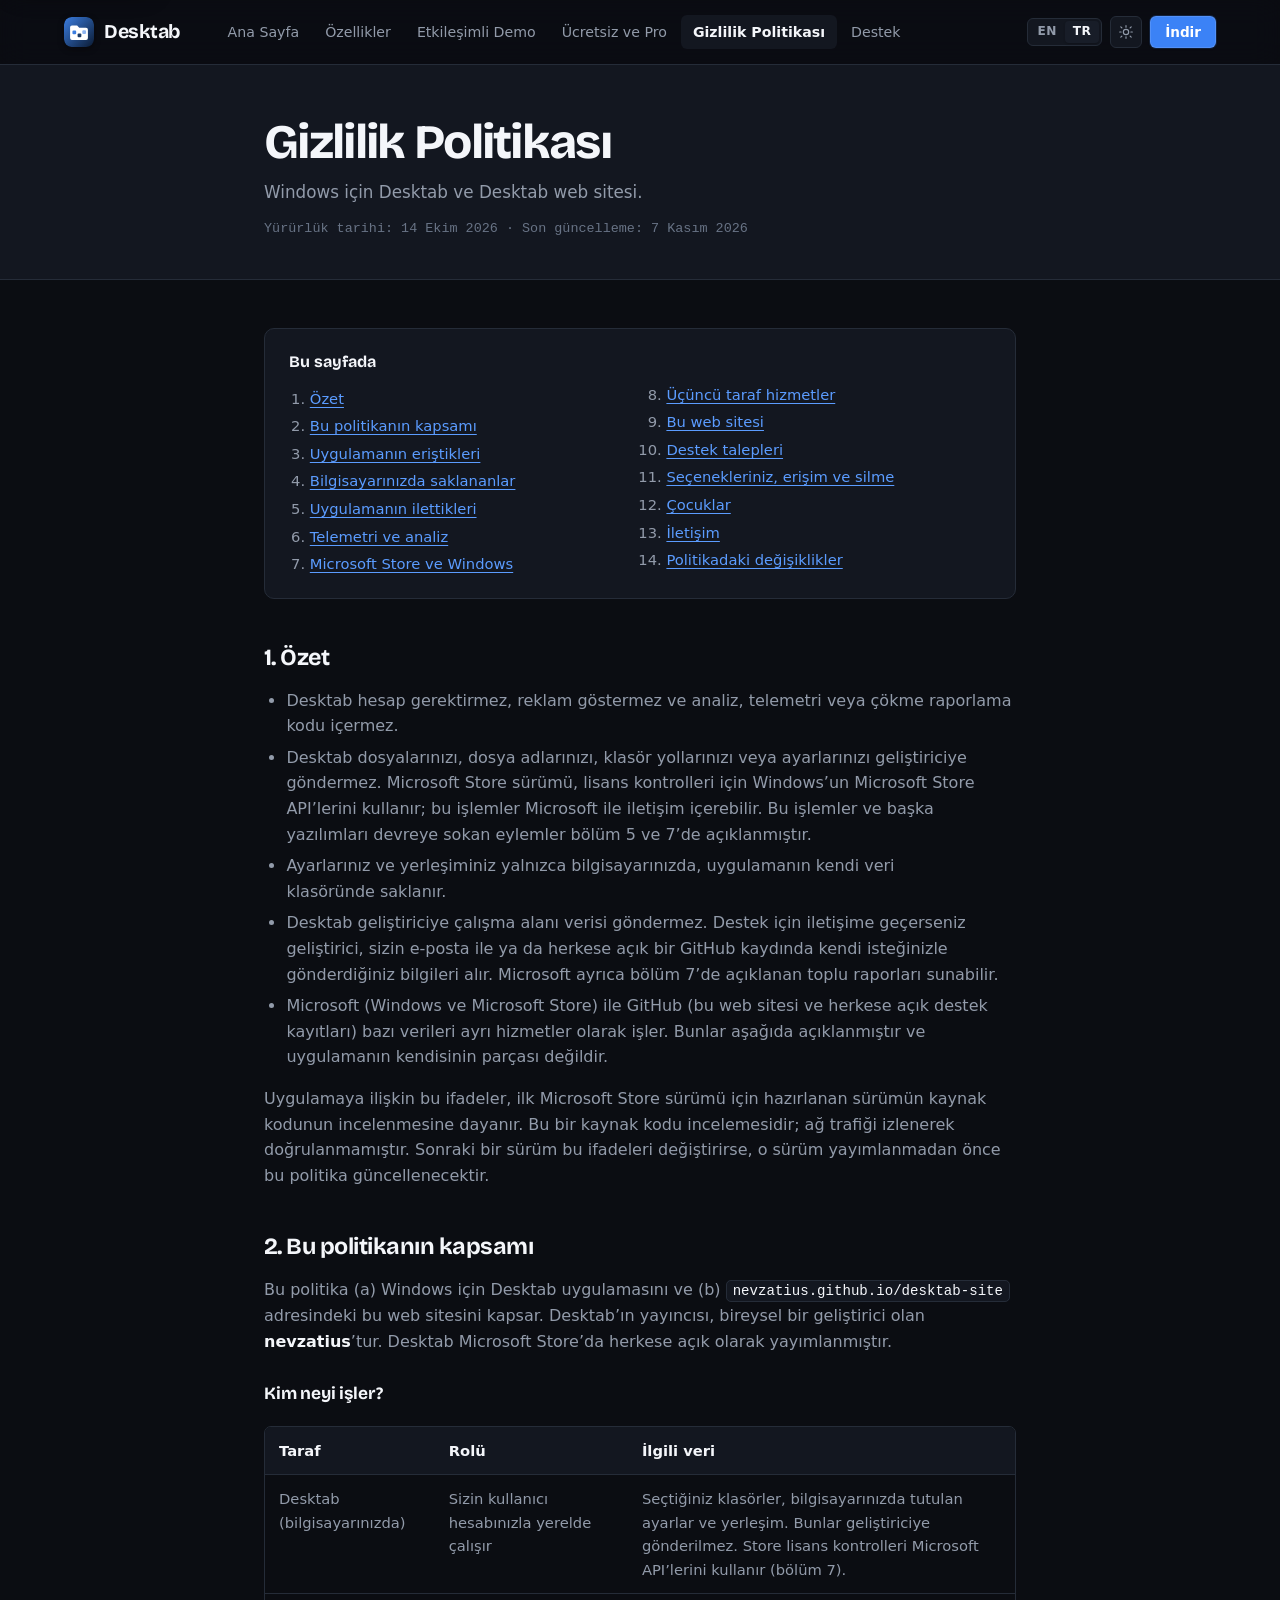
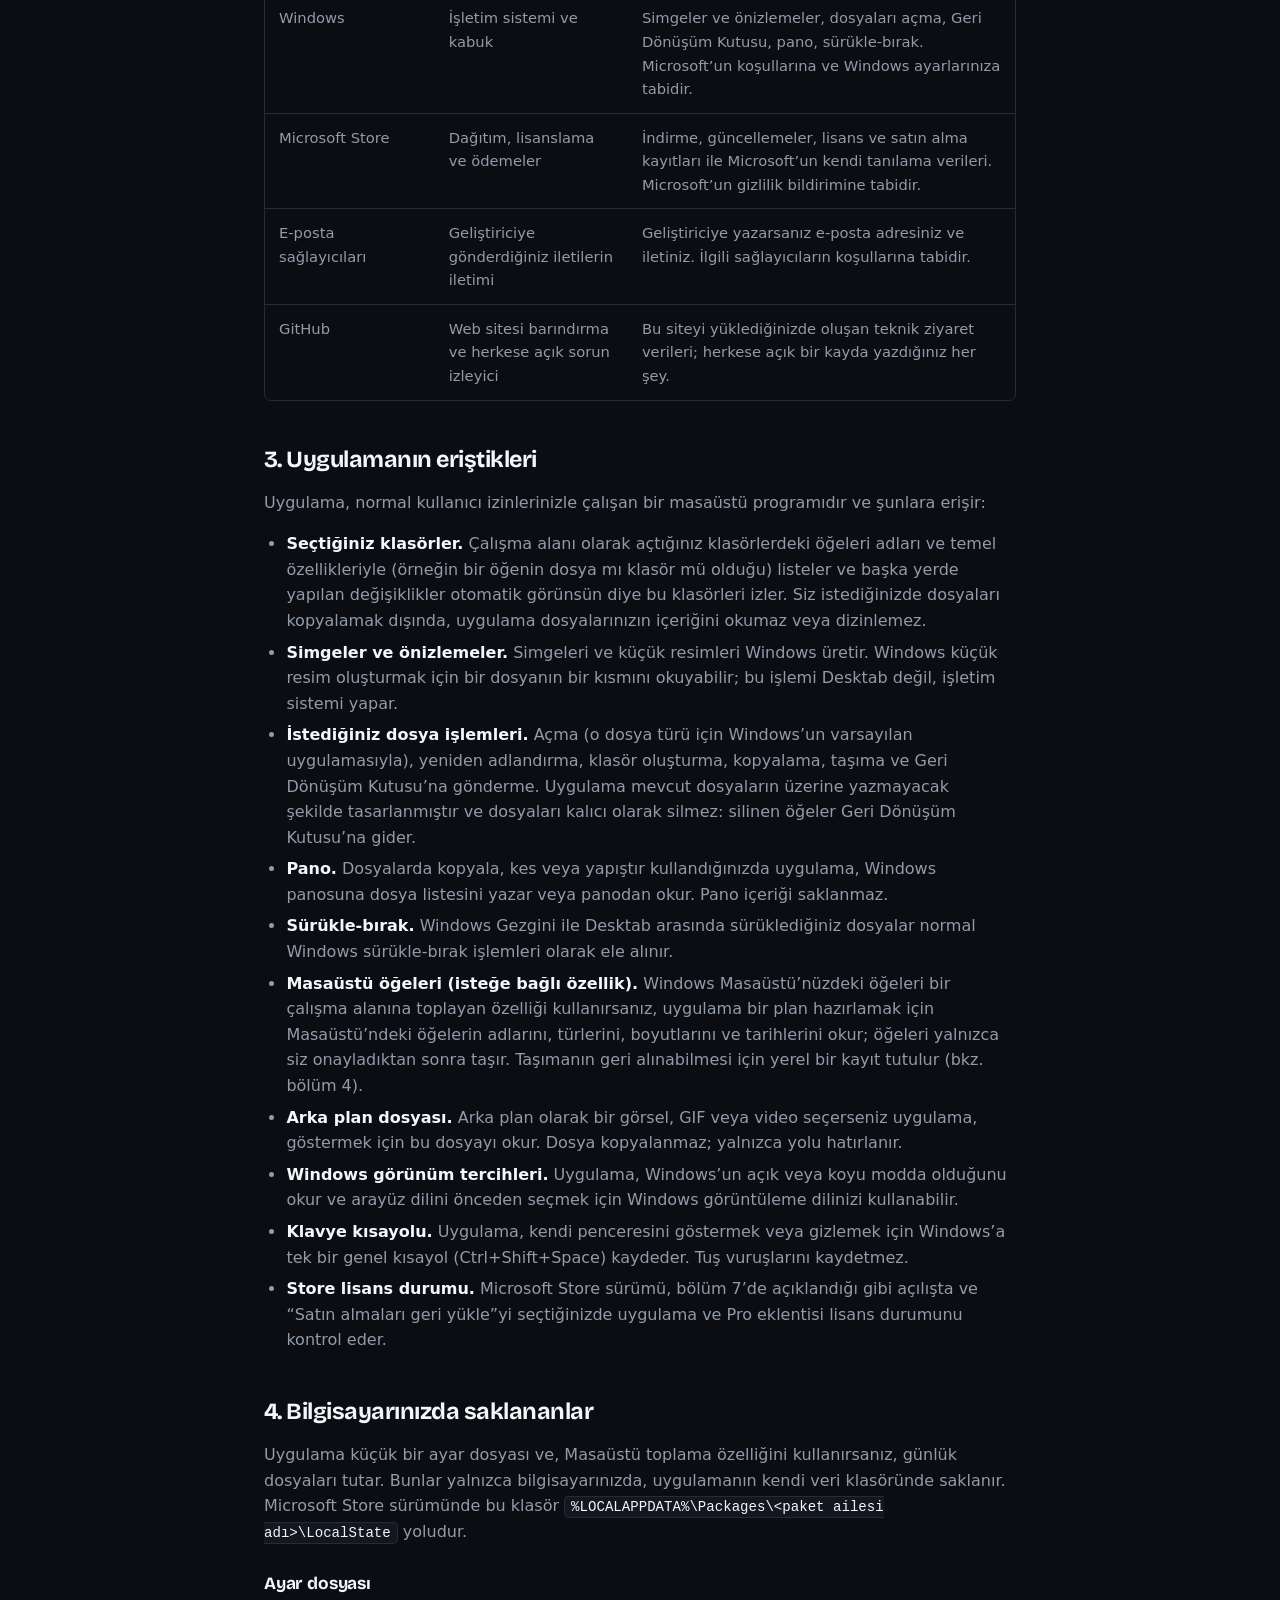
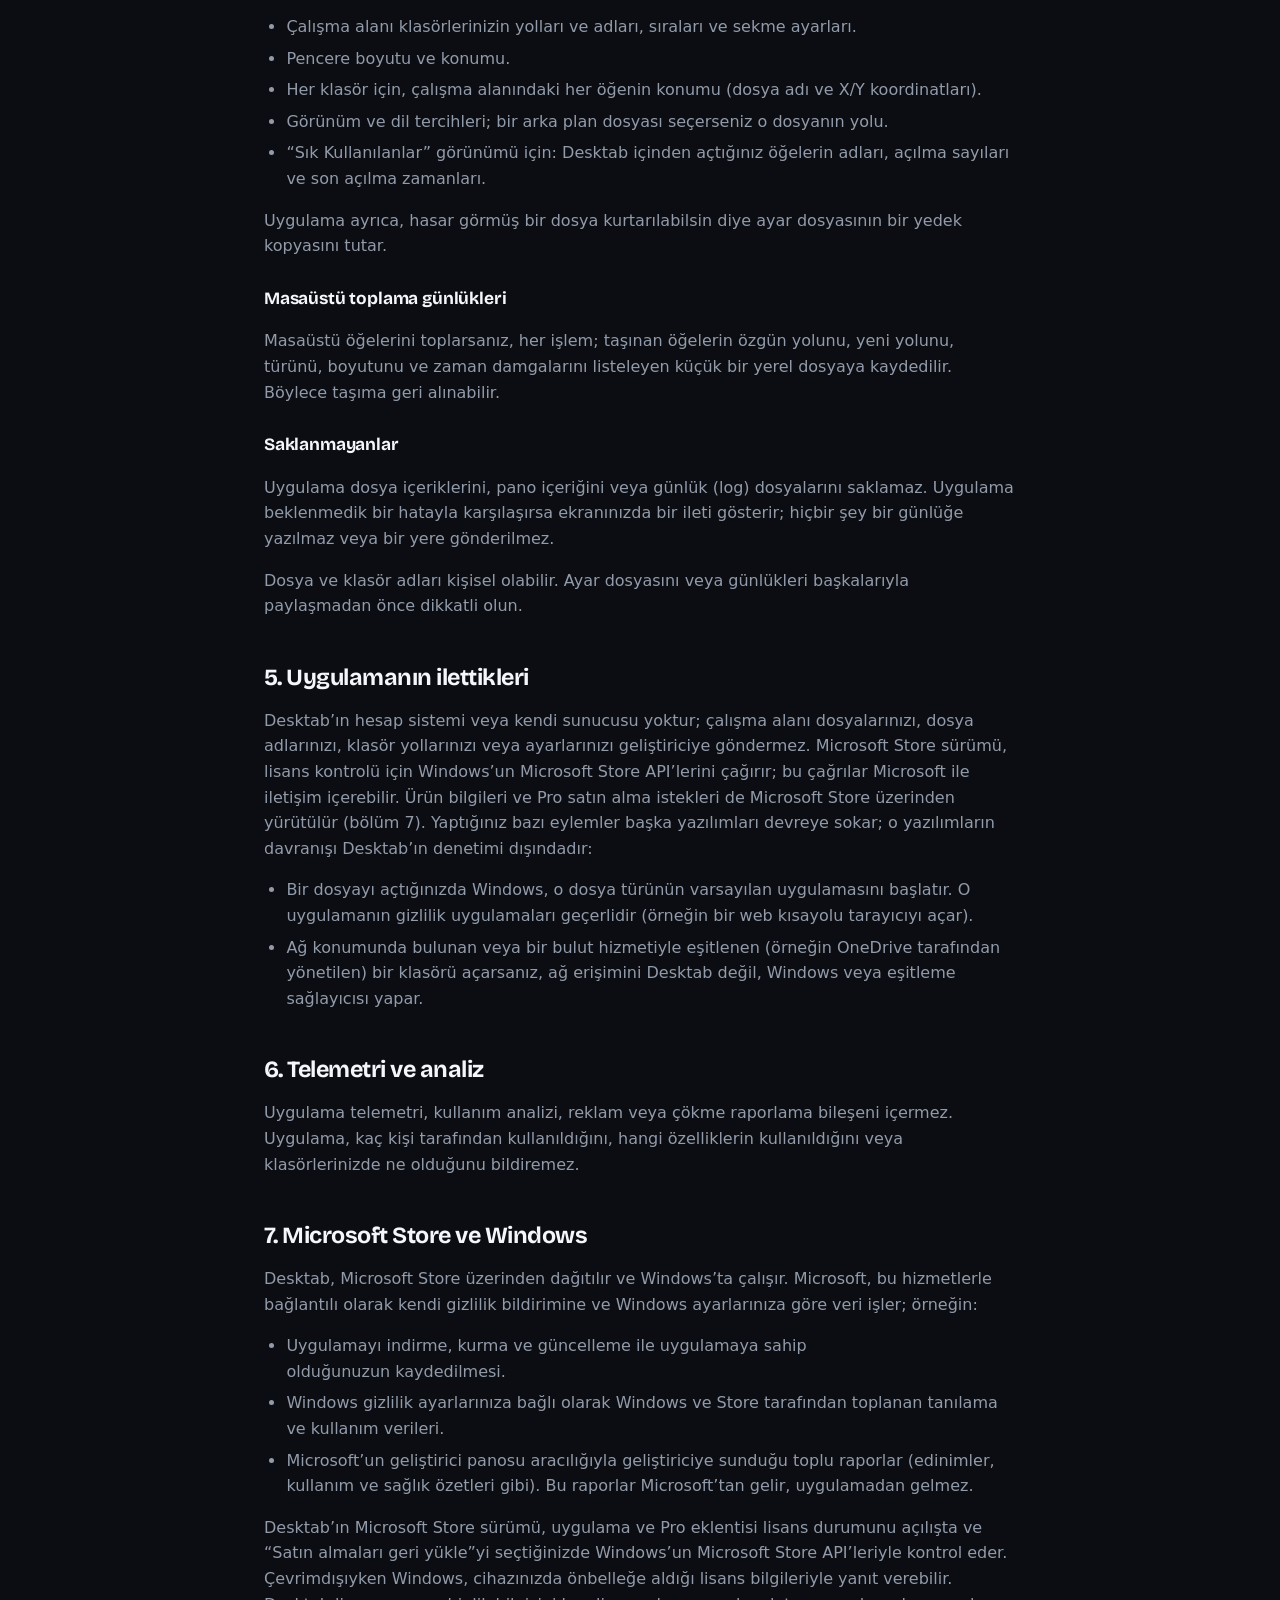
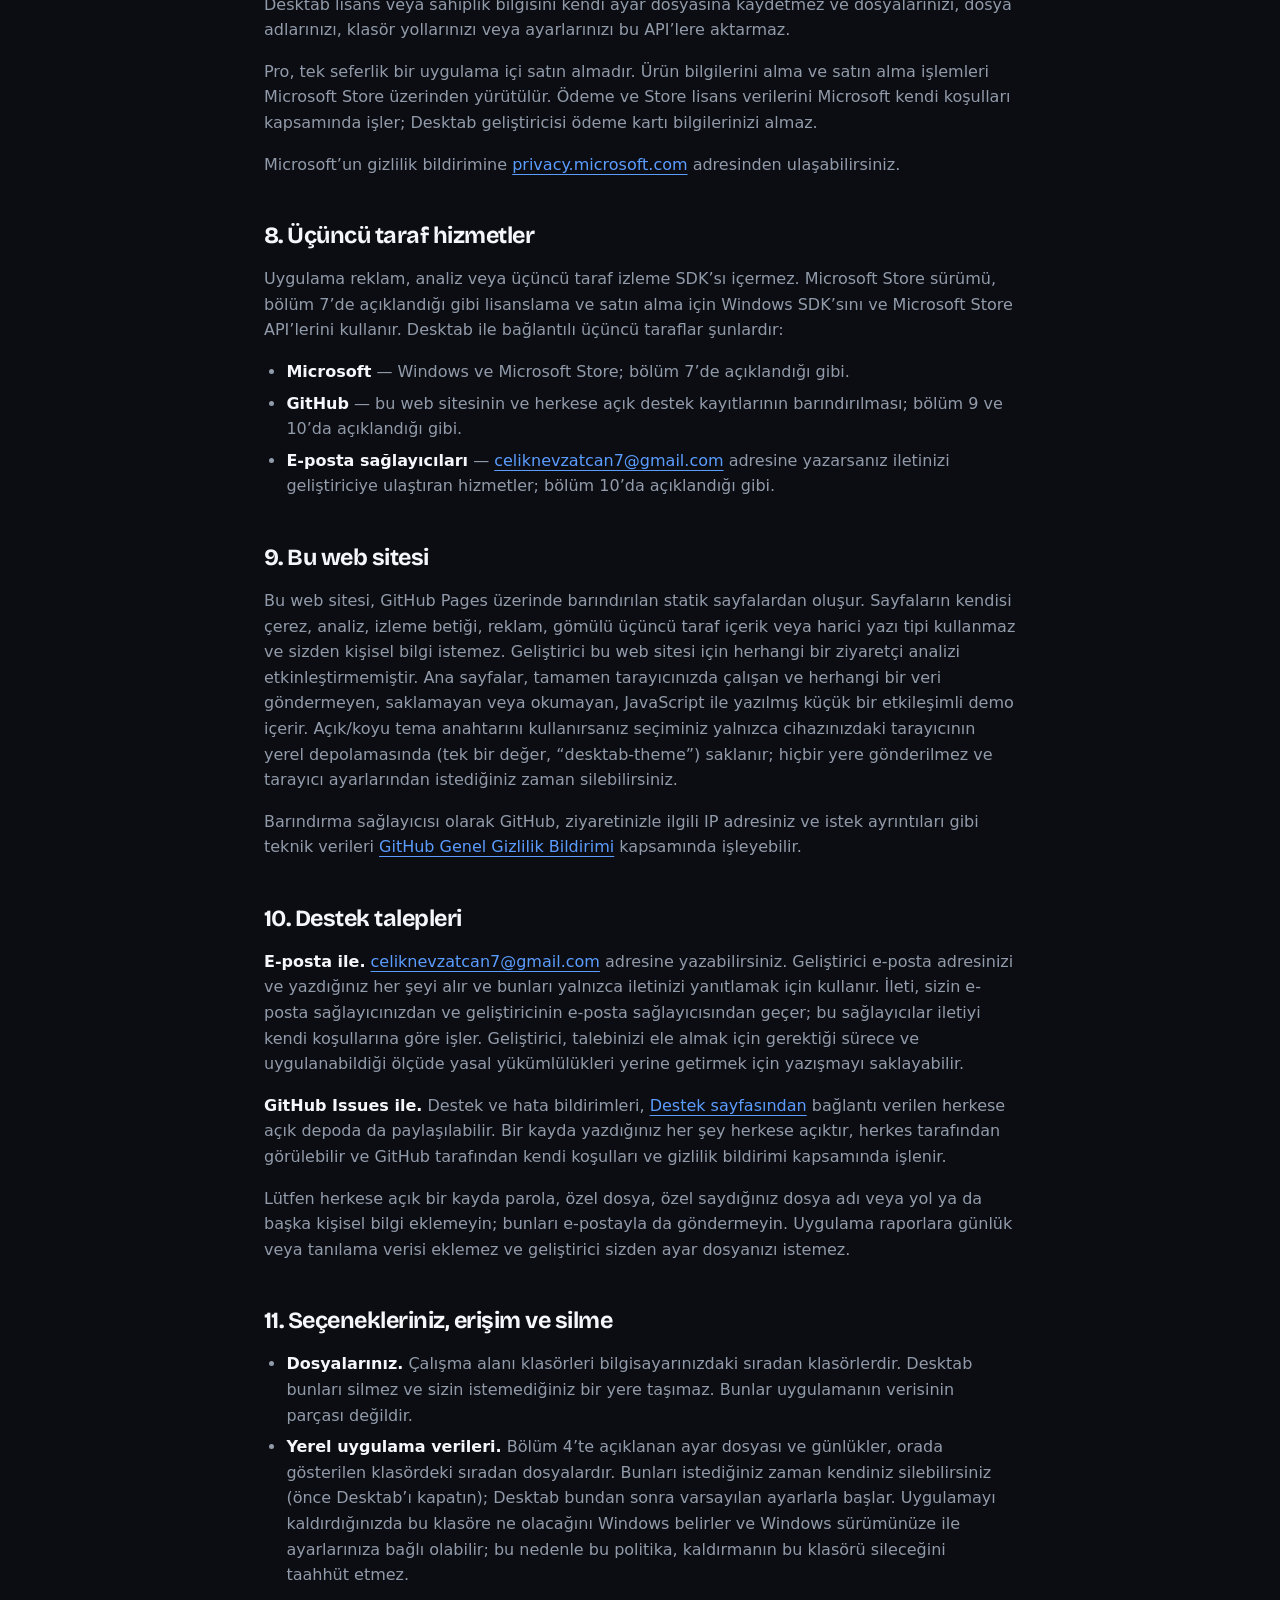
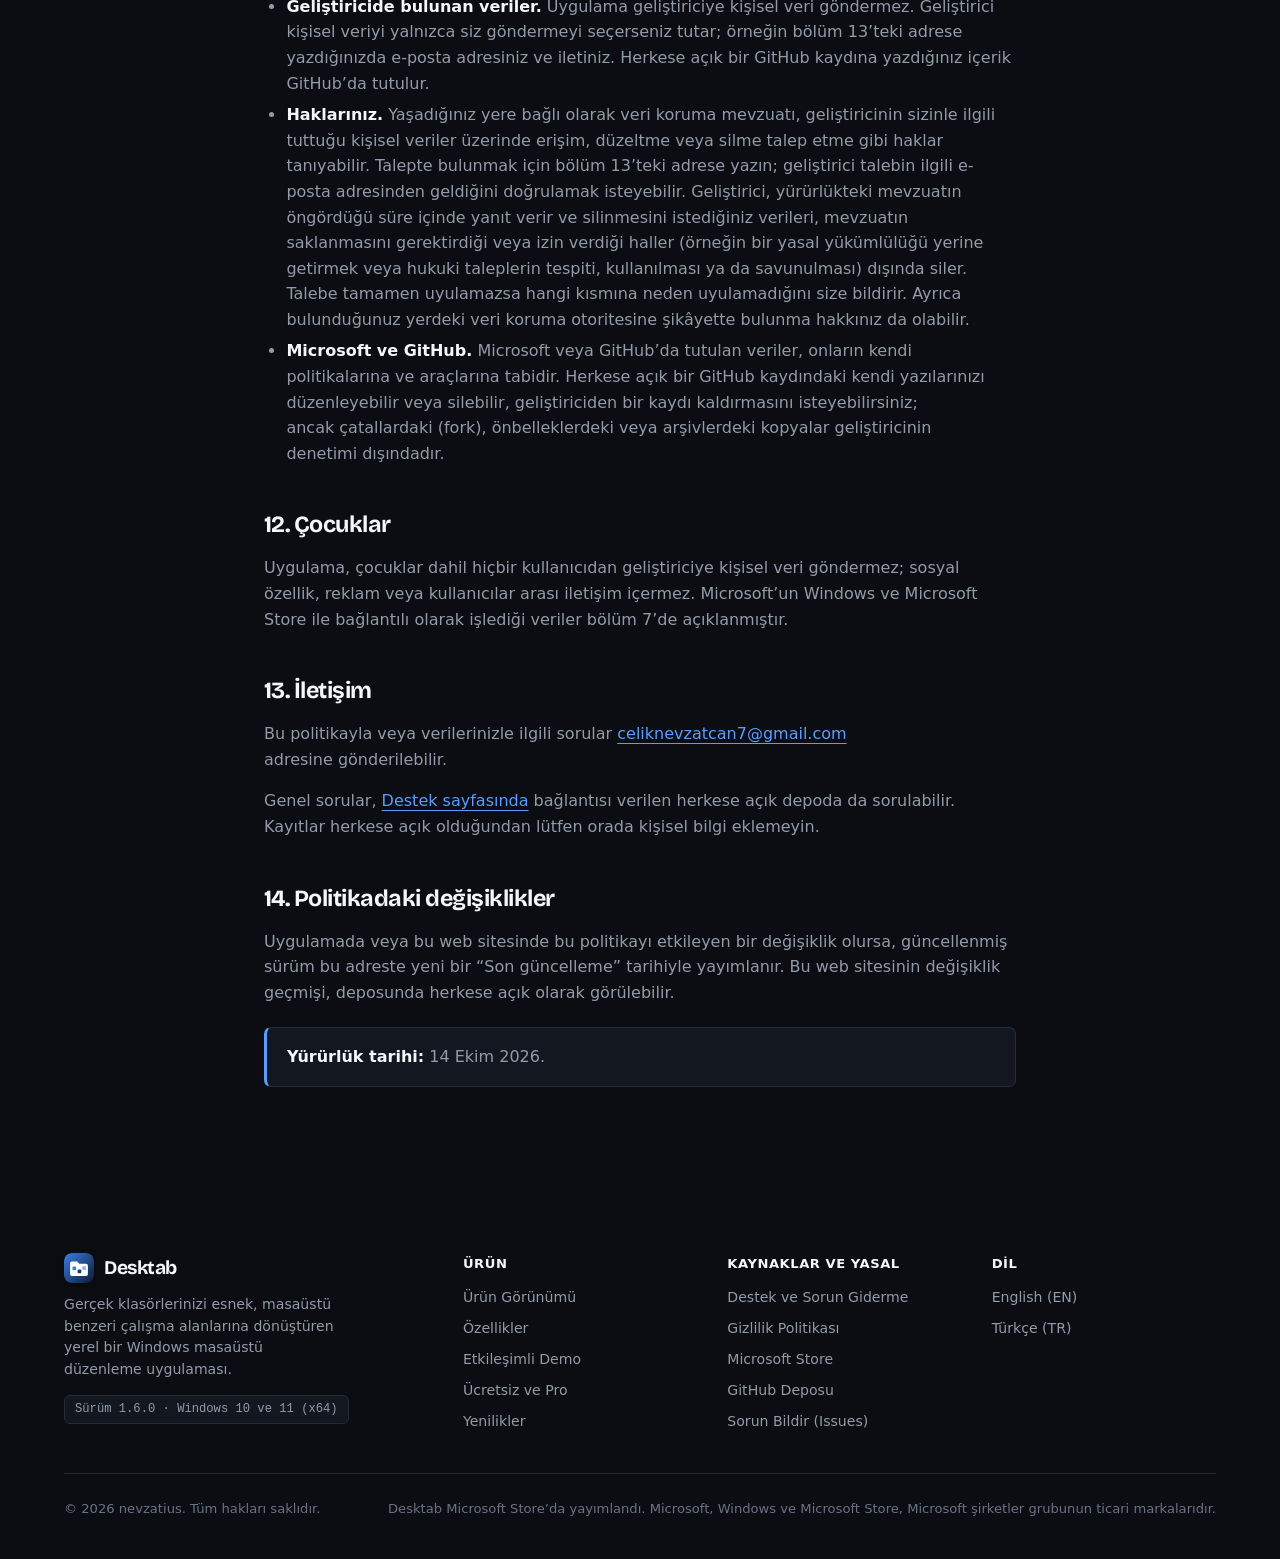
<file: docs/privacy/tr/index.html>
<!doctype html>
<html lang="tr" data-theme="dark">
<head>
  <meta charset="utf-8">
  <meta name="viewport" content="width=device-width, initial-scale=1">
  <title>Gizlilik Politikası — Desktab</title>
  <meta name="description" content="Desktab Windows uygulaması ve bu web sitesinin verileri nasıl işlediği: uygulamanın eriştikleri, bilgisayarınızda saklananlar, iletilen ve iletilmeyen veriler, Microsoft ve GitHub’ın işlediği veriler.">
  <link rel="canonical" href="https://nevzatius.github.io/desktab-site/privacy/tr/">
  <link rel="alternate" hreflang="en" href="https://nevzatius.github.io/desktab-site/privacy/">
  <link rel="alternate" hreflang="tr" href="https://nevzatius.github.io/desktab-site/privacy/tr/">
  <link rel="alternate" hreflang="x-default" href="https://nevzatius.github.io/desktab-site/privacy/">
  <meta property="og:type" content="website">
  <meta property="og:site_name" content="Desktab">
  <meta property="og:title" content="Gizlilik Politikası — Desktab">
  <meta property="og:description" content="Desktab Windows uygulaması ve web sitesinin verileri nasıl işlediği.">
  <meta property="og:url" content="https://nevzatius.github.io/desktab-site/privacy/tr/">
  <meta property="og:locale" content="tr_TR">
  <meta property="og:locale:alternate" content="en_US">
  <meta property="og:image" content="https://nevzatius.github.io/desktab-site/assets/images/og-image.png">
  <meta property="og:image:alt" content="Windows için Desktab: Masaüstünün özgürlüğü, klasörün düzeni.">
  <meta name="twitter:card" content="summary_large_image">
  <meta name="theme-color" content="#0B0D12">
  <link rel="icon" type="image/svg+xml" href="../../assets/images/favicon.svg">
  <link rel="preload" href="../../assets/fonts/bricolage-grotesque-latin-wght-normal.woff2" as="font" type="font/woff2" crossorigin>
  <script src="../../assets/theme.js?v=20261116-v2"></script>
  <link rel="stylesheet" href="../../assets/styles.css?v=20261116-v2">
</head>
<body>
  <a class="skip-link" href="#main">İçeriğe geç</a>

  <header class="site-header">
    <div class="container">
      <a class="brand" href="../../tr/" aria-label="Desktab — ana sayfa">
        <svg class="brand-mark" viewBox="0 0 64 64" aria-hidden="true" focusable="false"><defs><linearGradient id="dt-bg" x1="0" y1="0" x2="1" y2="1"><stop offset="0" stop-color="#3b7de0"/><stop offset="1" stop-color="#0b1b33"/></linearGradient></defs><rect width="64" height="64" rx="15" fill="url(#dt-bg)"/><path d="M13 22a4 4 0 0 1 4-4h11l4.5 5H47a4 4 0 0 1 4 4v18a4 4 0 0 1-4 4H17a4 4 0 0 1-4-4z" fill="#fff"/><rect x="18" y="29" width="8" height="8" rx="2.2" fill="#3b7de0"/><rect x="29" y="35" width="8" height="8" rx="2.2" fill="#1b3a66"/><rect x="39" y="28.5" width="8" height="8" rx="2.2" fill="#8db4f0"/></svg>
        <span>Desktab</span>
      </a>

      <button type="button" class="nav-toggle" id="nav-toggle" aria-expanded="false" aria-controls="site-nav" aria-label="Menüyü aç">
        <svg class="i-menu" viewBox="0 0 24 24" aria-hidden="true" focusable="false"><path d="M4 7h16M4 12h16M4 17h16"/></svg>
        <svg class="i-close" viewBox="0 0 24 24" aria-hidden="true" focusable="false"><path d="M6 6l12 12M18 6 6 18"/></svg>
      </button>

      <nav class="site-nav" id="site-nav" aria-label="Ana menü">
        <ul>
          <li><a href="../../tr/">Ana Sayfa</a></li>
          <li><a href="../../tr/#features">Özellikler</a></li>
          <li><a href="../../tr/#demo">Etkileşimli Demo</a></li>
          <li><a href="../../tr/#plans">Ücretsiz ve Pro</a></li>
          <li><a href="./" aria-current="page">Gizlilik Politikası</a></li>
          <li><a href="../../support/tr/">Destek</a></li>
        </ul>
        <div class="nav-actions">
          <div class="lang-switch" role="group" aria-label="Dil">
            <a href="../" lang="en" hreflang="en" aria-label="English">EN</a>
            <span lang="tr" aria-current="true">TR</span>
          </div>
          <button type="button" class="theme-toggle" id="theme-toggle" aria-pressed="true" aria-label="Açık temaya geç">
            <svg class="i-moon" viewBox="0 0 24 24" aria-hidden="true" focusable="false"><path d="M20 14.5A8 8 0 0 1 9.5 4a8 8 0 1 0 10.5 10.5z"/></svg>
            <svg class="i-sun" viewBox="0 0 24 24" aria-hidden="true" focusable="false"><circle cx="12" cy="12" r="4"/><path d="M12 2.5v2.2M12 19.3v2.2M4.2 4.2l1.6 1.6M18.2 18.2l1.6 1.6M2.5 12h2.2M19.3 12h2.2M4.2 19.8l1.6-1.6M18.2 5.8l1.6-1.6"/></svg>
          </button>
          <a class="btn btn-primary btn-sm" href="https://apps.microsoft.com/detail/9P05F9J6TJ1R">İndir</a>
        </div>
      </nav>
    </div>
  </header>

  <main id="main">
    <div class="page-head">
      <div class="container narrow">
        <h1>Gizlilik Politikası</h1>
        <p>Windows için Desktab ve Desktab web sitesi.</p>
        <p class="meta">Yürürlük tarihi: 14 Ekim 2026 · Son güncelleme: 7 Kasım 2026</p>
      </div>
    </div>

    <div class="doc">
      <div class="container narrow">

        <nav class="toc" aria-label="Bu sayfada">
          <strong>Bu sayfada</strong>
          <ol>
            <li><a href="#summary">Özet</a></li>
            <li><a href="#who">Bu politikanın kapsamı</a></li>
            <li><a href="#access">Uygulamanın eriştikleri</a></li>
            <li><a href="#local">Bilgisayarınızda saklananlar</a></li>
            <li><a href="#transmit">Uygulamanın ilettikleri</a></li>
            <li><a href="#telemetry">Telemetri ve analiz</a></li>
            <li><a href="#microsoft">Microsoft Store ve Windows</a></li>
            <li><a href="#third">Üçüncü taraf hizmetler</a></li>
            <li><a href="#website">Bu web sitesi</a></li>
            <li><a href="#support">Destek talepleri</a></li>
            <li><a href="#choices">Seçenekleriniz, erişim ve silme</a></li>
            <li><a href="#children">Çocuklar</a></li>
            <li><a href="#contact">İletişim</a></li>
            <li><a href="#changes">Politikadaki değişiklikler</a></li>
          </ol>
        </nav>

        <h2 id="summary">1. Özet</h2>
        <ul>
          <li>Desktab hesap gerektirmez, reklam göstermez ve analiz, telemetri veya çökme raporlama kodu içermez.</li>
          <li>Desktab dosyalarınızı, dosya adlarınızı, klasör yollarınızı veya ayarlarınızı geliştiriciye göndermez. Microsoft Store sürümü, lisans kontrolleri için Windows’un Microsoft Store API’lerini kullanır; bu işlemler Microsoft ile iletişim içerebilir. Bu işlemler ve başka yazılımları devreye sokan eylemler bölüm 5 ve 7’de açıklanmıştır.</li>
          <li>Ayarlarınız ve yerleşiminiz yalnızca bilgisayarınızda, uygulamanın kendi veri klasöründe saklanır.</li>
          <li>Desktab geliştiriciye çalışma alanı verisi göndermez. Destek için iletişime geçerseniz geliştirici, sizin e-posta ile ya da herkese açık bir GitHub kaydında kendi isteğinizle gönderdiğiniz bilgileri alır. Microsoft ayrıca bölüm 7’de açıklanan toplu raporları sunabilir.</li>
          <li>Microsoft (Windows ve Microsoft Store) ile GitHub (bu web sitesi ve herkese açık destek kayıtları) bazı verileri ayrı hizmetler olarak işler. Bunlar aşağıda açıklanmıştır ve uygulamanın kendisinin parçası değildir.</li>
        </ul>
        <p>Uygulamaya ilişkin bu ifadeler, ilk Microsoft Store sürümü için hazırlanan sürümün kaynak kodunun incelenmesine dayanır. Bu bir kaynak kodu incelemesidir; ağ trafiği izlenerek doğrulanmamıştır. Sonraki bir sürüm bu ifadeleri değiştirirse, o sürüm yayımlanmadan önce bu politika güncellenecektir.</p>

        <h2 id="who">2. Bu politikanın kapsamı</h2>
        <p>Bu politika (a) Windows için Desktab uygulamasını ve (b) <code>nevzatius.github.io/desktab-site</code> adresindeki bu web sitesini kapsar. Desktab’ın yayıncısı, bireysel bir geliştirici olan <strong>nevzatius</strong>’tur. Desktab Microsoft Store’da herkese açık olarak yayımlanmıştır.</p>

        <h3>Kim neyi işler?</h3>
        <div class="table-wrap">
          <table>
            <thead>
              <tr><th scope="col">Taraf</th><th scope="col">Rolü</th><th scope="col">İlgili veri</th></tr>
            </thead>
            <tbody>
              <tr><td>Desktab (bilgisayarınızda)</td><td>Sizin kullanıcı hesabınızla yerelde çalışır</td><td>Seçtiğiniz klasörler, bilgisayarınızda tutulan ayarlar ve yerleşim. Bunlar geliştiriciye gönderilmez. Store lisans kontrolleri Microsoft API’lerini kullanır (bölüm 7).</td></tr>
              <tr><td>Windows</td><td>İşletim sistemi ve kabuk</td><td>Simgeler ve önizlemeler, dosyaları açma, Geri Dönüşüm Kutusu, pano, sürükle-bırak. Microsoft’un koşullarına ve Windows ayarlarınıza tabidir.</td></tr>
              <tr><td>Microsoft Store</td><td>Dağıtım, lisanslama ve ödemeler</td><td>İndirme, güncellemeler, lisans ve satın alma kayıtları ile Microsoft’un kendi tanılama verileri. Microsoft’un gizlilik bildirimine tabidir.</td></tr>
              <tr><td>E-posta sağlayıcıları</td><td>Geliştiriciye gönderdiğiniz iletilerin iletimi</td><td>Geliştiriciye yazarsanız e-posta adresiniz ve iletiniz. İlgili sağlayıcıların koşullarına tabidir.</td></tr>
              <tr><td>GitHub</td><td>Web sitesi barındırma ve herkese açık sorun izleyici</td><td>Bu siteyi yüklediğinizde oluşan teknik ziyaret verileri; herkese açık bir kayda yazdığınız her şey.</td></tr>
            </tbody>
          </table>
        </div>

        <h2 id="access">3. Uygulamanın eriştikleri</h2>
        <p>Uygulama, normal kullanıcı izinlerinizle çalışan bir masaüstü programıdır ve şunlara erişir:</p>
        <ul>
          <li><strong>Seçtiğiniz klasörler.</strong> Çalışma alanı olarak açtığınız klasörlerdeki öğeleri adları ve temel özellikleriyle (örneğin bir öğenin dosya mı klasör mü olduğu) listeler ve başka yerde yapılan değişiklikler otomatik görünsün diye bu klasörleri izler. Siz istediğinizde dosyaları kopyalamak dışında, uygulama dosyalarınızın içeriğini okumaz veya dizinlemez.</li>
          <li><strong>Simgeler ve önizlemeler.</strong> Simgeleri ve küçük resimleri Windows üretir. Windows küçük resim oluşturmak için bir dosyanın bir kısmını okuyabilir; bu işlemi Desktab değil, işletim sistemi yapar.</li>
          <li><strong>İstediğiniz dosya işlemleri.</strong> Açma (o dosya türü için Windows’un varsayılan uygulamasıyla), yeniden adlandırma, klasör oluşturma, kopyalama, taşıma ve Geri Dönüşüm Kutusu’na gönderme. Uygulama mevcut dosyaların üzerine yazmayacak şekilde tasarlanmıştır ve dosyaları kalıcı olarak silmez: silinen öğeler Geri Dönüşüm Kutusu’na gider.</li>
          <li><strong>Pano.</strong> Dosyalarda kopyala, kes veya yapıştır kullandığınızda uygulama, Windows panosuna dosya listesini yazar veya panodan okur. Pano içeriği saklanmaz.</li>
          <li><strong>Sürükle-bırak.</strong> Windows Gezgini ile Desktab arasında sürüklediğiniz dosyalar normal Windows sürükle-bırak işlemleri olarak ele alınır.</li>
          <li><strong>Masaüstü öğeleri (isteğe bağlı özellik).</strong> Windows Masaüstü’nüzdeki öğeleri bir çalışma alanına toplayan özelliği kullanırsanız, uygulama bir plan hazırlamak için Masaüstü’ndeki öğelerin adlarını, türlerini, boyutlarını ve tarihlerini okur; öğeleri yalnızca siz onayladıktan sonra taşır. Taşımanın geri alınabilmesi için yerel bir kayıt tutulur (bkz. bölüm 4).</li>
          <li><strong>Arka plan dosyası.</strong> Arka plan olarak bir görsel, GIF veya video seçerseniz uygulama, göstermek için bu dosyayı okur. Dosya kopyalanmaz; yalnızca yolu hatırlanır.</li>
          <li><strong>Windows görünüm tercihleri.</strong> Uygulama, Windows’un açık veya koyu modda olduğunu okur ve arayüz dilini önceden seçmek için Windows görüntüleme dilinizi kullanabilir.</li>
          <li><strong>Klavye kısayolu.</strong> Uygulama, kendi penceresini göstermek veya gizlemek için Windows’a tek bir genel kısayol (Ctrl+Shift+Space) kaydeder. Tuş vuruşlarını kaydetmez.</li>
          <li><strong>Store lisans durumu.</strong> Microsoft Store sürümü, bölüm 7’de açıklandığı gibi açılışta ve “Satın almaları geri yükle”yi seçtiğinizde uygulama ve Pro eklentisi lisans durumunu kontrol eder.</li>
        </ul>

        <h2 id="local">4. Bilgisayarınızda saklananlar</h2>
        <p>Uygulama küçük bir ayar dosyası ve, Masaüstü toplama özelliğini kullanırsanız, günlük dosyaları tutar. Bunlar yalnızca bilgisayarınızda, uygulamanın kendi veri klasöründe saklanır. Microsoft Store sürümünde bu klasör <code>%LOCALAPPDATA%\Packages\&lt;paket ailesi adı&gt;\LocalState</code> yoludur.</p>
        <h3>Ayar dosyası</h3>
        <ul>
          <li>Çalışma alanı klasörlerinizin yolları ve adları, sıraları ve sekme ayarları.</li>
          <li>Pencere boyutu ve konumu.</li>
          <li>Her klasör için, çalışma alanındaki her öğenin konumu (dosya adı ve X/Y koordinatları).</li>
          <li>Görünüm ve dil tercihleri; bir arka plan dosyası seçerseniz o dosyanın yolu.</li>
          <li>“Sık Kullanılanlar” görünümü için: Desktab içinden açtığınız öğelerin adları, açılma sayıları ve son açılma zamanları.</li>
        </ul>
        <p>Uygulama ayrıca, hasar görmüş bir dosya kurtarılabilsin diye ayar dosyasının bir yedek kopyasını tutar.</p>
        <h3>Masaüstü toplama günlükleri</h3>
        <p>Masaüstü öğelerini toplarsanız, her işlem; taşınan öğelerin özgün yolunu, yeni yolunu, türünü, boyutunu ve zaman damgalarını listeleyen küçük bir yerel dosyaya kaydedilir. Böylece taşıma geri alınabilir.</p>
        <h3>Saklanmayanlar</h3>
        <p>Uygulama dosya içeriklerini, pano içeriğini veya günlük (log) dosyalarını saklamaz. Uygulama beklenmedik bir hatayla karşılaşırsa ekranınızda bir ileti gösterir; hiçbir şey bir günlüğe yazılmaz veya bir yere gönderilmez.</p>
        <p>Dosya ve klasör adları kişisel olabilir. Ayar dosyasını veya günlükleri başkalarıyla paylaşmadan önce dikkatli olun.</p>

        <h2 id="transmit">5. Uygulamanın ilettikleri</h2>
        <p>Desktab’ın hesap sistemi veya kendi sunucusu yoktur; çalışma alanı dosyalarınızı, dosya adlarınızı, klasör yollarınızı veya ayarlarınızı geliştiriciye göndermez. Microsoft Store sürümü, lisans kontrolü için Windows’un Microsoft Store API’lerini çağırır; bu çağrılar Microsoft ile iletişim içerebilir. Ürün bilgileri ve Pro satın alma istekleri de Microsoft Store üzerinden yürütülür (bölüm 7). Yaptığınız bazı eylemler başka yazılımları devreye sokar; o yazılımların davranışı Desktab’ın denetimi dışındadır:</p>
        <ul>
          <li>Bir dosyayı açtığınızda Windows, o dosya türünün varsayılan uygulamasını başlatır. O uygulamanın gizlilik uygulamaları geçerlidir (örneğin bir web kısayolu tarayıcıyı açar).</li>
          <li>Ağ konumunda bulunan veya bir bulut hizmetiyle eşitlenen (örneğin OneDrive tarafından yönetilen) bir klasörü açarsanız, ağ erişimini Desktab değil, Windows veya eşitleme sağlayıcısı yapar.</li>
        </ul>

        <h2 id="telemetry">6. Telemetri ve analiz</h2>
        <p>Uygulama telemetri, kullanım analizi, reklam veya çökme raporlama bileşeni içermez. Uygulama, kaç kişi tarafından kullanıldığını, hangi özelliklerin kullanıldığını veya klasörlerinizde ne olduğunu bildiremez.</p>

        <h2 id="microsoft">7. Microsoft Store ve Windows</h2>
        <p>Desktab, Microsoft Store üzerinden dağıtılır ve Windows’ta çalışır. Microsoft, bu hizmetlerle bağlantılı olarak kendi gizlilik bildirimine ve Windows ayarlarınıza göre veri işler; örneğin:</p>
        <ul>
          <li>Uygulamayı indirme, kurma ve güncelleme ile uygulamaya sahip olduğunuzun kaydedilmesi.</li>
          <li>Windows gizlilik ayarlarınıza bağlı olarak Windows ve Store tarafından toplanan tanılama ve kullanım verileri.</li>
          <li>Microsoft’un geliştirici panosu aracılığıyla geliştiriciye sunduğu toplu raporlar (edinimler, kullanım ve sağlık özetleri gibi). Bu raporlar Microsoft’tan gelir, uygulamadan gelmez.</li>
        </ul>
        <p>Desktab’ın Microsoft Store sürümü, uygulama ve Pro eklentisi lisans durumunu açılışta ve “Satın almaları geri yükle”yi seçtiğinizde Windows’un Microsoft Store API’leriyle kontrol eder. Çevrimdışıyken Windows, cihazınızda önbelleğe aldığı lisans bilgileriyle yanıt verebilir. Desktab lisans veya sahiplik bilgisini kendi ayar dosyasına kaydetmez ve dosyalarınızı, dosya adlarınızı, klasör yollarınızı veya ayarlarınızı bu API’lere aktarmaz.</p>
        <p>Pro, tek seferlik bir uygulama içi satın almadır. Ürün bilgilerini alma ve satın alma işlemleri Microsoft Store üzerinden yürütülür. Ödeme ve Store lisans verilerini Microsoft kendi koşulları kapsamında işler; Desktab geliştiricisi ödeme kartı bilgilerinizi almaz.</p>
        <p>Microsoft’un gizlilik bildirimine <a href="https://privacy.microsoft.com/">privacy.microsoft.com</a> adresinden ulaşabilirsiniz.</p>

        <h2 id="third">8. Üçüncü taraf hizmetler</h2>
        <p>Uygulama reklam, analiz veya üçüncü taraf izleme SDK’sı içermez. Microsoft Store sürümü, bölüm 7’de açıklandığı gibi lisanslama ve satın alma için Windows SDK’sını ve Microsoft Store API’lerini kullanır. Desktab ile bağlantılı üçüncü taraflar şunlardır:</p>
        <ul>
          <li><strong>Microsoft</strong> — Windows ve Microsoft Store; bölüm 7’de açıklandığı gibi.</li>
          <li><strong>GitHub</strong> — bu web sitesinin ve herkese açık destek kayıtlarının barındırılması; bölüm 9 ve 10’da açıklandığı gibi.</li>
          <li><strong>E-posta sağlayıcıları</strong> — <a href="mailto:celiknevzatcan7@gmail.com">celiknevzatcan7@gmail.com</a> adresine yazarsanız iletinizi geliştiriciye ulaştıran hizmetler; bölüm 10’da açıklandığı gibi.</li>
        </ul>

        <h2 id="website">9. Bu web sitesi</h2>
        <p>Bu web sitesi, GitHub Pages üzerinde barındırılan statik sayfalardan oluşur. Sayfaların kendisi çerez, analiz, izleme betiği, reklam, gömülü üçüncü taraf içerik veya harici yazı tipi kullanmaz ve sizden kişisel bilgi istemez. Geliştirici bu web sitesi için herhangi bir ziyaretçi analizi etkinleştirmemiştir. Ana sayfalar, tamamen tarayıcınızda çalışan ve herhangi bir veri göndermeyen, saklamayan veya okumayan, JavaScript ile yazılmış küçük bir etkileşimli demo içerir. Açık/koyu tema anahtarını kullanırsanız seçiminiz yalnızca cihazınızdaki tarayıcının yerel depolamasında (tek bir değer, “desktab-theme”) saklanır; hiçbir yere gönderilmez ve tarayıcı ayarlarından istediğiniz zaman silebilirsiniz.</p>
        <p>Barındırma sağlayıcısı olarak GitHub, ziyaretinizle ilgili IP adresiniz ve istek ayrıntıları gibi teknik verileri <a href="https://docs.github.com/en/site-policy/privacy-policies/github-general-privacy-statement">GitHub Genel Gizlilik Bildirimi</a> kapsamında işleyebilir.</p>

        <h2 id="support">10. Destek talepleri</h2>
        <p><strong>E-posta ile.</strong> <a href="mailto:celiknevzatcan7@gmail.com">celiknevzatcan7@gmail.com</a> adresine yazabilirsiniz. Geliştirici e-posta adresinizi ve yazdığınız her şeyi alır ve bunları yalnızca iletinizi yanıtlamak için kullanır. İleti, sizin e-posta sağlayıcınızdan ve geliştiricinin e-posta sağlayıcısından geçer; bu sağlayıcılar iletiyi kendi koşullarına göre işler. Geliştirici, talebinizi ele almak için gerektiği sürece ve uygulanabildiği ölçüde yasal yükümlülükleri yerine getirmek için yazışmayı saklayabilir.</p>
        <p><strong>GitHub Issues ile.</strong> Destek ve hata bildirimleri, <a href="../../support/tr/">Destek sayfasından</a> bağlantı verilen herkese açık depoda da paylaşılabilir. Bir kayda yazdığınız her şey herkese açıktır, herkes tarafından görülebilir ve GitHub tarafından kendi koşulları ve gizlilik bildirimi kapsamında işlenir.</p>
        <p>Lütfen herkese açık bir kayda parola, özel dosya, özel saydığınız dosya adı veya yol ya da başka kişisel bilgi eklemeyin; bunları e-postayla da göndermeyin. Uygulama raporlara günlük veya tanılama verisi eklemez ve geliştirici sizden ayar dosyanızı istemez.</p>

        <h2 id="choices">11. Seçenekleriniz, erişim ve silme</h2>
        <ul>
          <li><strong>Dosyalarınız.</strong> Çalışma alanı klasörleri bilgisayarınızdaki sıradan klasörlerdir. Desktab bunları silmez ve sizin istemediğiniz bir yere taşımaz. Bunlar uygulamanın verisinin parçası değildir.</li>
          <li><strong>Yerel uygulama verileri.</strong> Bölüm 4’te açıklanan ayar dosyası ve günlükler, orada gösterilen klasördeki sıradan dosyalardır. Bunları istediğiniz zaman kendiniz silebilirsiniz (önce Desktab’ı kapatın); Desktab bundan sonra varsayılan ayarlarla başlar. Uygulamayı kaldırdığınızda bu klasöre ne olacağını Windows belirler ve Windows sürümünüze ile ayarlarınıza bağlı olabilir; bu nedenle bu politika, kaldırmanın bu klasörü sileceğini taahhüt etmez.</li>
          <li><strong>Geliştiricide bulunan veriler.</strong> Uygulama geliştiriciye kişisel veri göndermez. Geliştirici kişisel veriyi yalnızca siz göndermeyi seçerseniz tutar; örneğin bölüm 13’teki adrese yazdığınızda e-posta adresiniz ve iletiniz. Herkese açık bir GitHub kaydına yazdığınız içerik GitHub’da tutulur.</li>
          <li><strong>Haklarınız.</strong> Yaşadığınız yere bağlı olarak veri koruma mevzuatı, geliştiricinin sizinle ilgili tuttuğu kişisel veriler üzerinde erişim, düzeltme veya silme talep etme gibi haklar tanıyabilir. Talepte bulunmak için bölüm 13’teki adrese yazın; geliştirici talebin ilgili e-posta adresinden geldiğini doğrulamak isteyebilir. Geliştirici, yürürlükteki mevzuatın öngördüğü süre içinde yanıt verir ve silinmesini istediğiniz verileri, mevzuatın saklanmasını gerektirdiği veya izin verdiği haller (örneğin bir yasal yükümlülüğü yerine getirmek veya hukuki taleplerin tespiti, kullanılması ya da savunulması) dışında siler. Talebe tamamen uyulamazsa hangi kısmına neden uyulamadığını size bildirir. Ayrıca bulunduğunuz yerdeki veri koruma otoritesine şikâyette bulunma hakkınız da olabilir.</li>
          <li><strong>Microsoft ve GitHub.</strong> Microsoft veya GitHub’da tutulan veriler, onların kendi politikalarına ve araçlarına tabidir. Herkese açık bir GitHub kaydındaki kendi yazılarınızı düzenleyebilir veya silebilir, geliştiriciden bir kaydı kaldırmasını isteyebilirsiniz; ancak çatallardaki (fork), önbelleklerdeki veya arşivlerdeki kopyalar geliştiricinin denetimi dışındadır.</li>
        </ul>

        <h2 id="children">12. Çocuklar</h2>
        <p>Uygulama, çocuklar dahil hiçbir kullanıcıdan geliştiriciye kişisel veri göndermez; sosyal özellik, reklam veya kullanıcılar arası iletişim içermez. Microsoft’un Windows ve Microsoft Store ile bağlantılı olarak işlediği veriler bölüm 7’de açıklanmıştır.</p>

        <h2 id="contact">13. İletişim</h2>
        <p>Bu politikayla veya verilerinizle ilgili sorular <a href="mailto:celiknevzatcan7@gmail.com?subject=Desktab%20gizlilik">celiknevzatcan7@gmail.com</a> adresine gönderilebilir.</p>
        <p>Genel sorular, <a href="../../support/tr/">Destek sayfasında</a> bağlantısı verilen herkese açık depoda da sorulabilir. Kayıtlar herkese açık olduğundan lütfen orada kişisel bilgi eklemeyin.</p>

        <h2 id="changes">14. Politikadaki değişiklikler</h2>
        <p>Uygulamada veya bu web sitesinde bu politikayı etkileyen bir değişiklik olursa, güncellenmiş sürüm bu adreste yeni bir “Son güncelleme” tarihiyle yayımlanır. Bu web sitesinin değişiklik geçmişi, deposunda herkese açık olarak görülebilir.</p>

        <div class="callout">
          <p><strong>Yürürlük tarihi:</strong> 14 Ekim 2026.</p>
        </div>
      </div>
    </div>
  </main>

  <footer class="site-footer">
    <div class="container">
      <div class="footer-grid">
        <div class="footer-about">
          <a class="footer-brand" href="../../tr/">
            <svg class="brand-mark" viewBox="0 0 64 64" aria-hidden="true" focusable="false"><defs><linearGradient id="dt-bg-f" x1="0" y1="0" x2="1" y2="1"><stop offset="0" stop-color="#3b7de0"/><stop offset="1" stop-color="#0b1b33"/></linearGradient></defs><rect width="64" height="64" rx="15" fill="url(#dt-bg-f)"/><path d="M13 22a4 4 0 0 1 4-4h11l4.5 5H47a4 4 0 0 1 4 4v18a4 4 0 0 1-4 4H17a4 4 0 0 1-4-4z" fill="#fff"/><rect x="18" y="29" width="8" height="8" rx="2.2" fill="#3b7de0"/><rect x="29" y="35" width="8" height="8" rx="2.2" fill="#1b3a66"/><rect x="39" y="28.5" width="8" height="8" rx="2.2" fill="#8db4f0"/></svg>
            <span>Desktab</span>
          </a>
          <p>Gerçek klasörlerinizi esnek, masaüstü benzeri çalışma alanlarına dönüştüren yerel bir Windows masaüstü düzenleme uygulaması.</p>
          <span class="footer-version">Sürüm 1.6.0 · Windows 10 ve 11 (x64)</span>
        </div>

        <div class="footer-col">
          <h3>Ürün</h3>
          <ul class="footer-links">
            <li><a href="../../tr/#showcase">Ürün Görünümü</a></li>
            <li><a href="../../tr/#features">Özellikler</a></li>
            <li><a href="../../tr/#demo">Etkileşimli Demo</a></li>
            <li><a href="../../tr/#plans">Ücretsiz ve Pro</a></li>
            <li><a href="../../tr/#whats-new">Yenilikler</a></li>
          </ul>
        </div>

        <div class="footer-col">
          <h3>Kaynaklar ve Yasal</h3>
          <ul class="footer-links">
            <li><a href="../../support/tr/">Destek ve Sorun Giderme</a></li>
            <li><a href="./" aria-current="page">Gizlilik Politikası</a></li>
            <li><a href="https://apps.microsoft.com/detail/9P05F9J6TJ1R">Microsoft Store</a></li>
            <li><a href="https://github.com/nevzatius/desktab-site">GitHub Deposu</a></li>
            <li><a href="https://github.com/nevzatius/desktab-site/issues">Sorun Bildir (Issues)</a></li>
          </ul>
        </div>

        <div class="footer-col">
          <h3>Dil</h3>
          <ul class="footer-links">
            <li><a href="../" lang="en" hreflang="en">English (EN)</a></li>
            <li><a href="./" lang="tr" aria-current="page">Türkçe (TR)</a></li>
          </ul>
        </div>
      </div>

      <div class="footer-bottom">
        <p>© 2026 nevzatius. Tüm hakları saklıdır.</p>
        <p>Desktab Microsoft Store’da yayımlandı. Microsoft, Windows ve Microsoft Store, Microsoft şirketler grubunun ticari markalarıdır.</p>
      </div>
    </div>
  </footer>
</body>
</html>
</file>
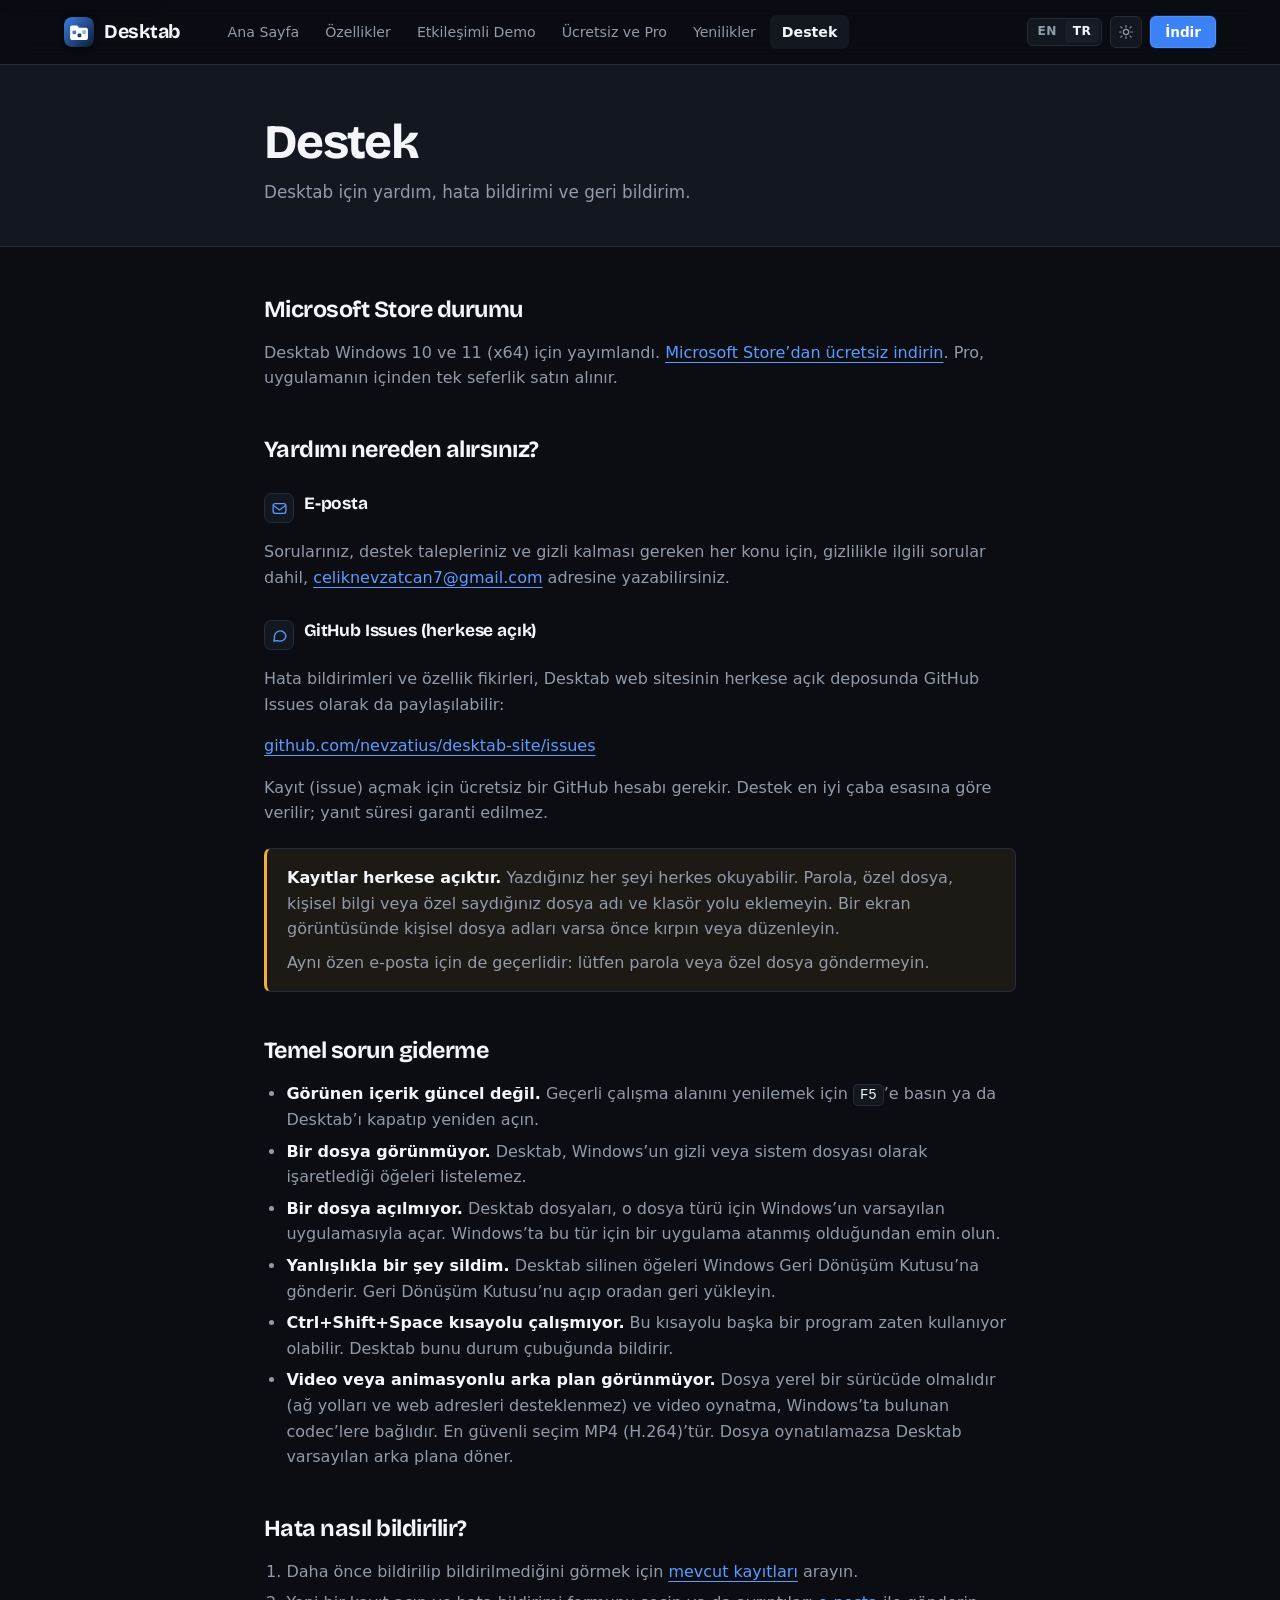
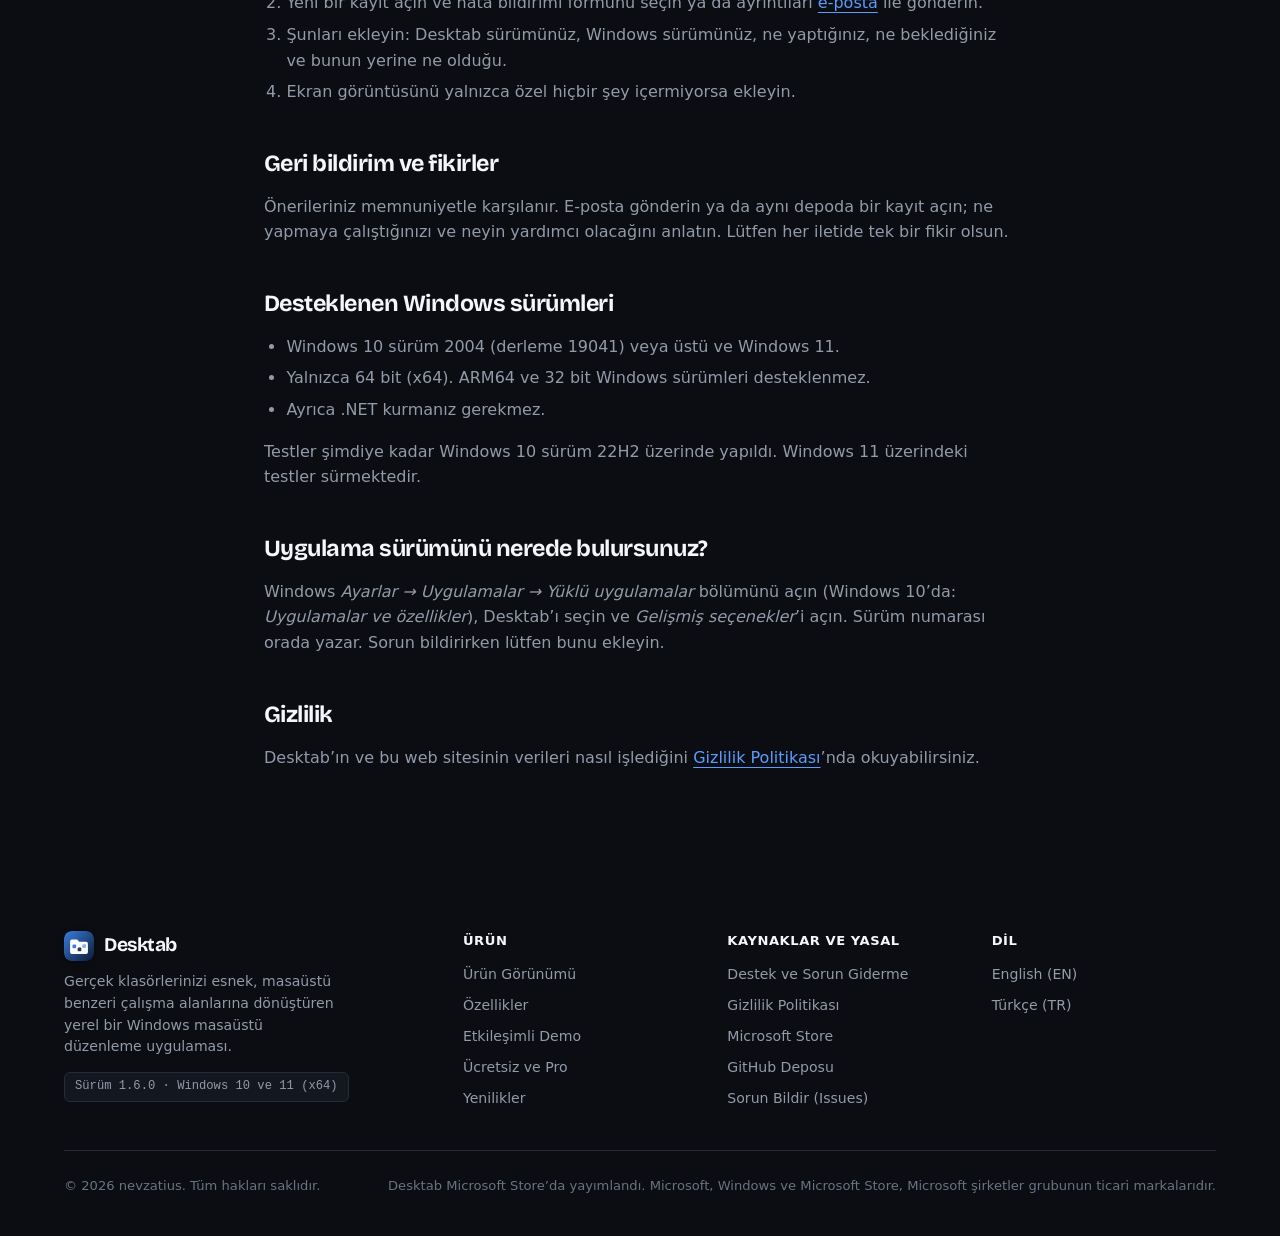
<file: docs/support/tr/index.html>
<!doctype html>
<html lang="tr" data-theme="dark">
<head>
  <meta charset="utf-8">
  <meta name="viewport" content="width=device-width, initial-scale=1">
  <title>Destek — Desktab</title>
  <meta name="description" content="Desktab desteği: sorun giderme ipuçları, hata bildirme ve geri bildirim gönderme, desteklenen Windows sürümleri, uygulama sürümünü bulma ve Microsoft Store durumu.">
  <link rel="canonical" href="https://nevzatius.github.io/desktab-site/support/tr/">
  <link rel="alternate" hreflang="en" href="https://nevzatius.github.io/desktab-site/support/">
  <link rel="alternate" hreflang="tr" href="https://nevzatius.github.io/desktab-site/support/tr/">
  <link rel="alternate" hreflang="x-default" href="https://nevzatius.github.io/desktab-site/support/">
  <meta property="og:type" content="website">
  <meta property="og:site_name" content="Desktab">
  <meta property="og:title" content="Destek — Desktab">
  <meta property="og:description" content="Desktab için sorun giderme, hata bildirimi ve geri bildirim.">
  <meta property="og:url" content="https://nevzatius.github.io/desktab-site/support/tr/">
  <meta property="og:locale" content="tr_TR">
  <meta property="og:locale:alternate" content="en_US">
  <meta property="og:image" content="https://nevzatius.github.io/desktab-site/assets/images/og-image.png">
  <meta property="og:image:alt" content="Windows için Desktab: Masaüstünün özgürlüğü, klasörün düzeni.">
  <meta name="twitter:card" content="summary_large_image">
  <meta name="theme-color" content="#0B0D12">
  <link rel="icon" type="image/svg+xml" href="../../assets/images/favicon.svg">
  <link rel="preload" href="../../assets/fonts/bricolage-grotesque-latin-wght-normal.woff2" as="font" type="font/woff2" crossorigin>
  <script src="../../assets/theme.js?v=20261116-v2"></script>
  <link rel="stylesheet" href="../../assets/styles.css?v=20261116-v2">
</head>
<body>
  <a class="skip-link" href="#main">İçeriğe geç</a>

  <header class="site-header">
    <div class="container">
      <a class="brand" href="../../tr/" aria-label="Desktab — ana sayfa">
        <svg class="brand-mark" viewBox="0 0 64 64" aria-hidden="true" focusable="false"><defs><linearGradient id="dt-bg" x1="0" y1="0" x2="1" y2="1"><stop offset="0" stop-color="#3b7de0"/><stop offset="1" stop-color="#0b1b33"/></linearGradient></defs><rect width="64" height="64" rx="15" fill="url(#dt-bg)"/><path d="M13 22a4 4 0 0 1 4-4h11l4.5 5H47a4 4 0 0 1 4 4v18a4 4 0 0 1-4 4H17a4 4 0 0 1-4-4z" fill="#fff"/><rect x="18" y="29" width="8" height="8" rx="2.2" fill="#3b7de0"/><rect x="29" y="35" width="8" height="8" rx="2.2" fill="#1b3a66"/><rect x="39" y="28.5" width="8" height="8" rx="2.2" fill="#8db4f0"/></svg>
        <span>Desktab</span>
      </a>

      <button type="button" class="nav-toggle" id="nav-toggle" aria-expanded="false" aria-controls="site-nav" aria-label="Menüyü aç">
        <svg class="i-menu" viewBox="0 0 24 24" aria-hidden="true" focusable="false"><path d="M4 7h16M4 12h16M4 17h16"/></svg>
        <svg class="i-close" viewBox="0 0 24 24" aria-hidden="true" focusable="false"><path d="M6 6l12 12M18 6 6 18"/></svg>
      </button>

      <nav class="site-nav" id="site-nav" aria-label="Ana menü">
        <ul>
          <li><a href="../../tr/">Ana Sayfa</a></li>
          <li><a href="../../tr/#features">Özellikler</a></li>
          <li><a href="../../tr/#demo">Etkileşimli Demo</a></li>
          <li><a href="../../tr/#plans">Ücretsiz ve Pro</a></li>
          <li><a href="../../tr/#whats-new">Yenilikler</a></li>
          <li><a href="./" aria-current="page">Destek</a></li>
        </ul>
        <div class="nav-actions">
          <div class="lang-switch" role="group" aria-label="Dil">
            <a href="../" lang="en" hreflang="en" aria-label="English">EN</a>
            <span lang="tr" aria-current="true">TR</span>
          </div>
          <button type="button" class="theme-toggle" id="theme-toggle" aria-pressed="true" aria-label="Açık temaya geç">
            <svg class="i-moon" viewBox="0 0 24 24" aria-hidden="true" focusable="false"><path d="M20 14.5A8 8 0 0 1 9.5 4a8 8 0 1 0 10.5 10.5z"/></svg>
            <svg class="i-sun" viewBox="0 0 24 24" aria-hidden="true" focusable="false"><circle cx="12" cy="12" r="4"/><path d="M12 2.5v2.2M12 19.3v2.2M4.2 4.2l1.6 1.6M18.2 18.2l1.6 1.6M2.5 12h2.2M19.3 12h2.2M4.2 19.8l1.6-1.6M18.2 5.8l1.6-1.6"/></svg>
          </button>
          <a class="btn btn-primary btn-sm" href="https://apps.microsoft.com/detail/9P05F9J6TJ1R">İndir</a>
        </div>
      </nav>
    </div>
  </header>

  <main id="main">
    <div class="page-head">
      <div class="container narrow">
        <h1>Destek</h1>
        <p>Desktab için yardım, hata bildirimi ve geri bildirim.</p>
      </div>
    </div>

    <div class="doc">
      <div class="container narrow">

        <h2 id="status">Microsoft Store durumu</h2>
        <p>Desktab Windows 10 ve 11 (x64) için yayımlandı. <a href="https://apps.microsoft.com/detail/9P05F9J6TJ1R">Microsoft Store’dan ücretsiz indirin</a>. Pro, uygulamanın içinden tek seferlik satın alınır.</p>

        <h2 id="contact">Yardımı nereden alırsınız?</h2>
        <h3><span class="h-icon"><svg class="icon" viewBox="0 0 24 24" aria-hidden="true" focusable="false"><rect x="3" y="5" width="18" height="14" rx="3"/><path d="m4 8 8 6 8-6"/></svg></span>E-posta</h3>
        <p>Sorularınız, destek talepleriniz ve gizli kalması gereken her konu için, gizlilikle ilgili sorular dahil, <a href="mailto:celiknevzatcan7@gmail.com?subject=Desktab%20destek">celiknevzatcan7@gmail.com</a> adresine yazabilirsiniz.</p>
        <h3><span class="h-icon"><svg class="icon" viewBox="0 0 24 24" aria-hidden="true" focusable="false"><path d="M21 12a8 8 0 0 1-11.5 7.2L4 20l1-4.5A8 8 0 1 1 21 12z"/></svg></span>GitHub Issues (herkese açık)</h3>
        <p>Hata bildirimleri ve özellik fikirleri, Desktab web sitesinin herkese açık deposunda GitHub Issues olarak da paylaşılabilir:</p>
        <p><a href="https://github.com/nevzatius/desktab-site/issues">github.com/nevzatius/desktab-site/issues</a></p>
        <p>Kayıt (issue) açmak için ücretsiz bir GitHub hesabı gerekir. Destek en iyi çaba esasına göre verilir; yanıt süresi garanti edilmez.</p>
        <div class="callout warn">
          <p><strong>Kayıtlar herkese açıktır.</strong> Yazdığınız her şeyi herkes okuyabilir. Parola, özel dosya, kişisel bilgi veya özel saydığınız dosya adı ve klasör yolu eklemeyin. Bir ekran görüntüsünde kişisel dosya adları varsa önce kırpın veya düzenleyin.</p>
          <p>Aynı özen e-posta için de geçerlidir: lütfen parola veya özel dosya göndermeyin.</p>
        </div>

        <h2 id="troubleshooting">Temel sorun giderme</h2>
        <ul>
          <li><strong>Görünen içerik güncel değil.</strong> Geçerli çalışma alanını yenilemek için <code>F5</code>’e basın ya da Desktab’ı kapatıp yeniden açın.</li>
          <li><strong>Bir dosya görünmüyor.</strong> Desktab, Windows’un gizli veya sistem dosyası olarak işaretlediği öğeleri listelemez.</li>
          <li><strong>Bir dosya açılmıyor.</strong> Desktab dosyaları, o dosya türü için Windows’un varsayılan uygulamasıyla açar. Windows’ta bu tür için bir uygulama atanmış olduğundan emin olun.</li>
          <li><strong>Yanlışlıkla bir şey sildim.</strong> Desktab silinen öğeleri Windows Geri Dönüşüm Kutusu’na gönderir. Geri Dönüşüm Kutusu’nu açıp oradan geri yükleyin.</li>
          <li><strong>Ctrl+Shift+Space kısayolu çalışmıyor.</strong> Bu kısayolu başka bir program zaten kullanıyor olabilir. Desktab bunu durum çubuğunda bildirir.</li>
          <li><strong>Video veya animasyonlu arka plan görünmüyor.</strong> Dosya yerel bir sürücüde olmalıdır (ağ yolları ve web adresleri desteklenmez) ve video oynatma, Windows’ta bulunan codec’lere bağlıdır. En güvenli seçim MP4 (H.264)’tür. Dosya oynatılamazsa Desktab varsayılan arka plana döner.</li>
        </ul>

        <h2 id="report">Hata nasıl bildirilir?</h2>
        <ol>
          <li>Daha önce bildirilip bildirilmediğini görmek için <a href="https://github.com/nevzatius/desktab-site/issues">mevcut kayıtları</a> arayın.</li>
          <li>Yeni bir kayıt açın ve hata bildirimi formunu seçin ya da ayrıntıları <a href="mailto:celiknevzatcan7@gmail.com?subject=Desktab%20hata%20bildirimi">e-posta</a> ile gönderin.</li>
          <li>Şunları ekleyin: Desktab sürümünüz, Windows sürümünüz, ne yaptığınız, ne beklediğiniz ve bunun yerine ne olduğu.</li>
          <li>Ekran görüntüsünü yalnızca özel hiçbir şey içermiyorsa ekleyin.</li>
        </ol>

        <h2 id="feedback">Geri bildirim ve fikirler</h2>
        <p>Önerileriniz memnuniyetle karşılanır. E-posta gönderin ya da aynı depoda bir kayıt açın; ne yapmaya çalıştığınızı ve neyin yardımcı olacağını anlatın. Lütfen her iletide tek bir fikir olsun.</p>

        <h2 id="windows">Desteklenen Windows sürümleri</h2>
        <ul>
          <li>Windows 10 sürüm 2004 (derleme 19041) veya üstü ve Windows 11.</li>
          <li>Yalnızca 64 bit (x64). ARM64 ve 32 bit Windows sürümleri desteklenmez.</li>
          <li>Ayrıca .NET kurmanız gerekmez.</li>
        </ul>
        <p>Testler şimdiye kadar Windows 10 sürüm 22H2 üzerinde yapıldı. Windows 11 üzerindeki testler sürmektedir.</p>

        <h2 id="version">Uygulama sürümünü nerede bulursunuz?</h2>
        <p>Windows <em>Ayarlar → Uygulamalar → Yüklü uygulamalar</em> bölümünü açın (Windows 10’da: <em>Uygulamalar ve özellikler</em>), Desktab’ı seçin ve <em>Gelişmiş seçenekler</em>’i açın. Sürüm numarası orada yazar. Sorun bildirirken lütfen bunu ekleyin.</p>

        <h2 id="privacy">Gizlilik</h2>
        <p>Desktab’ın ve bu web sitesinin verileri nasıl işlediğini <a href="../../privacy/tr/">Gizlilik Politikası</a>’nda okuyabilirsiniz.</p>
      </div>
    </div>
  </main>

  <footer class="site-footer">
    <div class="container">
      <div class="footer-grid">
        <div class="footer-about">
          <a class="footer-brand" href="../../tr/">
            <svg class="brand-mark" viewBox="0 0 64 64" aria-hidden="true" focusable="false"><defs><linearGradient id="dt-bg-f" x1="0" y1="0" x2="1" y2="1"><stop offset="0" stop-color="#3b7de0"/><stop offset="1" stop-color="#0b1b33"/></linearGradient></defs><rect width="64" height="64" rx="15" fill="url(#dt-bg-f)"/><path d="M13 22a4 4 0 0 1 4-4h11l4.5 5H47a4 4 0 0 1 4 4v18a4 4 0 0 1-4 4H17a4 4 0 0 1-4-4z" fill="#fff"/><rect x="18" y="29" width="8" height="8" rx="2.2" fill="#3b7de0"/><rect x="29" y="35" width="8" height="8" rx="2.2" fill="#1b3a66"/><rect x="39" y="28.5" width="8" height="8" rx="2.2" fill="#8db4f0"/></svg>
            <span>Desktab</span>
          </a>
          <p>Gerçek klasörlerinizi esnek, masaüstü benzeri çalışma alanlarına dönüştüren yerel bir Windows masaüstü düzenleme uygulaması.</p>
          <span class="footer-version">Sürüm 1.6.0 · Windows 10 ve 11 (x64)</span>
        </div>

        <div class="footer-col">
          <h3>Ürün</h3>
          <ul class="footer-links">
            <li><a href="../../tr/#showcase">Ürün Görünümü</a></li>
            <li><a href="../../tr/#features">Özellikler</a></li>
            <li><a href="../../tr/#demo">Etkileşimli Demo</a></li>
            <li><a href="../../tr/#plans">Ücretsiz ve Pro</a></li>
            <li><a href="../../tr/#whats-new">Yenilikler</a></li>
          </ul>
        </div>

        <div class="footer-col">
          <h3>Kaynaklar ve Yasal</h3>
          <ul class="footer-links">
            <li><a href="./" aria-current="page">Destek ve Sorun Giderme</a></li>
            <li><a href="../../privacy/tr/">Gizlilik Politikası</a></li>
            <li><a href="https://apps.microsoft.com/detail/9P05F9J6TJ1R">Microsoft Store</a></li>
            <li><a href="https://github.com/nevzatius/desktab-site">GitHub Deposu</a></li>
            <li><a href="https://github.com/nevzatius/desktab-site/issues">Sorun Bildir (Issues)</a></li>
          </ul>
        </div>

        <div class="footer-col">
          <h3>Dil</h3>
          <ul class="footer-links">
            <li><a href="../" lang="en" hreflang="en">English (EN)</a></li>
            <li><a href="./" lang="tr" aria-current="page">Türkçe (TR)</a></li>
          </ul>
        </div>
      </div>

      <div class="footer-bottom">
        <p>© 2026 nevzatius. Tüm hakları saklıdır.</p>
        <p>Desktab Microsoft Store’da yayımlandı. Microsoft, Windows ve Microsoft Store, Microsoft şirketler grubunun ticari markalarıdır.</p>
      </div>
    </div>
  </footer>
</body>
</html>
</file>
<file: docs/assets/styles.css>
/* Desktab Official Website — Design System & Global Stylesheet
   Plain CSS, zero external requests, self-hosted variable display font + native Windows UI stack. */

@font-face {
  font-family: "Bricolage Grotesque";
  font-style: normal;
  font-weight: 200 800;
  font-display: swap;
  src: url("fonts/bricolage-grotesque-latin-ext-wght-normal.woff2") format("woff2");
  unicode-range: U+0100-02BA, U+02BD-02C5, U+02C7-02CC, U+02CE-02D7, U+02DD-02FF, U+0304, U+0308, U+0329, U+1D00-1DBF, U+1E00-1E9F, U+1EF2-1EFF, U+2020, U+20A0-20AB, U+20AD-20C0, U+2113, U+2C60-2C7F, U+A720-A7FF;
}
@font-face {
  font-family: "Bricolage Grotesque";
  font-style: normal;
  font-weight: 200 800;
  font-display: swap;
  src: url("fonts/bricolage-grotesque-latin-wght-normal.woff2") format("woff2");
  unicode-range: U+0000-00FF, U+0131, U+0152-0153, U+02BB-02BC, U+02C6, U+02DA, U+02DC, U+0304, U+0308, U+0329, U+2000-206F, U+20AC, U+2122, U+2191, U+2193, U+2212, U+2215, U+FEFF, U+FFFD;
}

:root,
:root[data-theme="dark"] {
  /* Core Palette (Dark-first software product aesthetic) */
  --bg: #0B0D12;
  --bg-secondary: #131720;
  --bg-elevated: #181D28;
  --bg-subtle: #0F131B;
  --header-bg: rgba(11, 13, 18, 0.84);

  /* Typography Colors */
  --text: #F4F6FA;
  --text-2: #929BAA;
  --text-3: #687385;

  /* Accent & Interactive */
  --accent: #5B9CFF;
  --accent-hover: #7BB0FF;
  --accent-soft: rgba(91, 156, 255, 0.12);
  --accent-border: rgba(91, 156, 255, 0.32);
  --btn-bg: #3B82F6;
  --btn-hover: #2563EB;
  --btn-text: #FFFFFF;

  /* Borders & Dividers */
  --border: #252C38;
  --border-subtle: #1A202B;
  --border-strong: #343E4F;

  /* Semantic Accents */
  --amber: #F0B13A;
  --amber-soft: rgba(240, 177, 58, 0.12);
  --success: #34D399;
  --success-soft: rgba(52, 211, 153, 0.12);
  --success-border: rgba(52, 211, 153, 0.28);
  --warn-bg: rgba(240, 177, 58, 0.08);
  --warn-line: #F0B13A;

  /* Legacy mappings for demo.css, lightbox, and doc pages */
  --paper: var(--bg);
  --desk: var(--bg-secondary);
  --desk-2: var(--bg-elevated);
  --line: var(--border);
  --ink: var(--text);
  --ink-2: #D5DCE8;
  --ink-3: var(--accent);
  --blue: var(--accent);
  --blue-hover: var(--accent-hover);
  --blue-soft: var(--accent-soft);
  --blue-wash: rgba(91, 156, 255, 0.06);
  --sky: #9DBDF2;
  --navy-900: var(--text);
  --navy-800: #D5DCE8;
  --navy-700: var(--accent);
  --blue-500: #5B9CFF;
  --blue-300: #9DBDF2;
  --blue-100: rgba(91, 156, 255, 0.16);
  --blue-50: rgba(91, 156, 255, 0.08);
  --gray-900: var(--text);
  --gray-700: var(--text-2);
  --gray-600: var(--text-3);
  --gray-300: var(--border);
  --gray-200: var(--border);
  --gray-100: var(--bg-elevated);
  --white: var(--bg-secondary);
  --link: var(--accent);
  --seg-on: #2563EB;
  --foot: #080A0E;

  /* Radii, Shadows & Motion */
  --radius-lg: 14px;
  --radius: 10px;
  --radius-sm: 7px;
  --shadow-sm: 0 1px 2px rgba(0, 0, 0, 0.35);
  --shadow: 0 8px 24px rgba(0, 0, 0, 0.45);
  --shadow-lg: 0 24px 64px rgba(0, 0, 0, 0.65);
  --ease: cubic-bezier(0.2, 0.7, 0.2, 1);

  --display: "Bricolage Grotesque", "Segoe UI Variable Display", "Segoe UI", system-ui, sans-serif;
  --font: "Segoe UI Variable Text", "Segoe UI", system-ui, -apple-system, BlinkMacSystemFont, "Helvetica Neue", Arial, sans-serif;
  --mono: "Cascadia Mono", Consolas, "SFMono-Regular", Menlo, monospace;

  color-scheme: dark;
}

/* Light theme counterpart when toggled by the user */
:root[data-theme="light"] {
  --bg: #F7F9FC;
  --bg-secondary: #EEF2F7;
  --bg-elevated: #FFFFFF;
  --bg-subtle: #F1F5FA;
  --header-bg: rgba(247, 249, 252, 0.88);

  --text: #0D131F;
  --text-2: #4A5568;
  --text-3: #647084;

  --accent: #2563EB;
  --accent-hover: #1D4ED8;
  --accent-soft: rgba(37, 99, 235, 0.1);
  --accent-border: rgba(37, 99, 235, 0.28);
  --btn-bg: #2563EB;
  --btn-hover: #1D4ED8;
  --btn-text: #FFFFFF;

  --border: #D8E0EC;
  --border-subtle: #E5EBF3;
  --border-strong: #BCC7D8;

  --amber: #D9820B;
  --amber-soft: rgba(217, 130, 11, 0.12);
  --success: #0D7A4E;
  --success-soft: rgba(13, 122, 78, 0.1);
  --success-border: rgba(13, 122, 78, 0.25);
  --warn-bg: #FFF7E8;
  --warn-line: #C77700;

  --paper: #FFFFFF;
  --desk: #EEF2F7;
  --desk-2: #E2E8F0;
  --line: #D8E0EC;
  --ink: #0D131F;
  --ink-2: #1E293B;
  --ink-3: #2563EB;
  --blue: #2563EB;
  --blue-hover: #1D4ED8;
  --blue-soft: #E0EAFF;
  --blue-wash: #F0F5FF;
  --sky: #3B82F6;
  --navy-900: #0D131F;
  --navy-800: #1E293B;
  --navy-700: #2563EB;
  --blue-500: #2563EB;
  --blue-300: #60A5FA;
  --blue-100: #DBEAFE;
  --blue-50: #EFF6FF;
  --gray-900: #0D131F;
  --gray-700: #4A5568;
  --gray-600: #647084;
  --gray-300: #CBD5E1;
  --gray-200: #D8E0EC;
  --gray-100: #F1F5F9;
  --white: #FFFFFF;
  --link: #2563EB;
  --seg-on: #1E293B;
  --foot: #0B0D12;

  --shadow-sm: 0 1px 2px rgba(13, 19, 31, 0.05);
  --shadow: 0 8px 24px rgba(13, 19, 31, 0.08);
  --shadow-lg: 0 24px 56px rgba(13, 19, 31, 0.14);

  color-scheme: light;
}

/* ---------- Base & Reset ---------- */

*, *::before, *::after {
  box-sizing: border-box;
}

html {
  -webkit-text-size-adjust: 100%;
  scroll-behavior: smooth;
  scroll-padding-top: 76px;
}

body {
  margin: 0;
  font-family: var(--font);
  font-size: 1rem;
  line-height: 1.6;
  color: var(--text);
  background-color: var(--bg);
  overflow-x: hidden;
  overflow-wrap: break-word;
  text-rendering: optimizeLegibility;
  -webkit-font-smoothing: antialiased;
}

img, svg {
  max-width: 100%;
}

a, button {
  touch-action: manipulation;
}

a {
  color: var(--accent);
  text-underline-offset: 0.22em;
  text-decoration-thickness: 1px;
  transition: color 0.15s ease;
}
a:hover {
  color: var(--accent-hover);
}

h1, h2, h3, h4 {
  font-family: var(--display);
  color: var(--text);
  text-wrap: balance;
  margin-top: 0;
}

p, li {
  text-wrap: pretty;
}

:focus-visible {
  outline: 2px solid var(--accent);
  outline-offset: 3px;
  border-radius: 5px;
}

.sr-only {
  position: absolute;
  width: 1px;
  height: 1px;
  margin: -1px;
  padding: 0;
  overflow: hidden;
  clip: rect(0 0 0 0);
  white-space: nowrap;
  border: 0;
}

.skip-link {
  position: absolute;
  left: 16px;
  top: -64px;
  z-index: 200;
  padding: 10px 16px;
  background: var(--bg-elevated);
  color: var(--text);
  border: 1px solid var(--border);
  border-radius: var(--radius-sm);
  box-shadow: var(--shadow);
  font-weight: 600;
  text-decoration: none;
}
.skip-link:focus {
  top: 12px;
}

.container {
  width: 100%;
  max-width: 1200px;
  margin: 0 auto;
  padding: 0 24px;
}
.container.narrow {
  max-width: 800px;
}

/* ---------- Buttons ---------- */

.btn {
  display: inline-flex;
  align-items: center;
  justify-content: center;
  gap: 9px;
  padding: 11px 20px;
  border: 1px solid transparent;
  border-radius: var(--radius-sm);
  font-family: var(--font);
  font-size: 0.9375rem;
  font-weight: 600;
  line-height: 1.25;
  text-decoration: none;
  cursor: pointer;
  white-space: nowrap;
  transition: background-color 0.15s ease, color 0.15s ease, border-color 0.15s ease, transform 0.12s ease, box-shadow 0.15s ease;
}
.btn svg {
  width: 17px;
  height: 17px;
  flex: none;
  fill: currentColor;
}
.btn svg.stroke-icon {
  fill: none;
  stroke: currentColor;
  stroke-width: 1.8;
  stroke-linecap: round;
  stroke-linejoin: round;
}
.btn:active {
  transform: translateY(1px);
}

.btn-primary {
  background: var(--btn-bg);
  color: var(--btn-text);
  border-color: rgba(255, 255, 255, 0.12);
  box-shadow: 0 1px 2px rgba(0, 0, 0, 0.25), 0 0 0 1px rgba(59, 130, 246, 0.2);
}
.btn-primary:hover {
  background: var(--btn-hover);
  color: var(--btn-text);
  box-shadow: 0 4px 14px rgba(59, 130, 246, 0.35);
}

.btn-secondary {
  background: var(--bg-secondary);
  color: var(--text);
  border-color: var(--border);
}
.btn-secondary:hover {
  background: var(--bg-elevated);
  border-color: var(--border-strong);
  color: var(--text);
}

.btn-ghost {
  background: transparent;
  color: var(--text-2);
  border-color: transparent;
  padding-left: 14px;
  padding-right: 14px;
}
.btn-ghost:hover {
  color: var(--text);
  background: var(--bg-secondary);
}

.btn-sm {
  padding: 7px 14px;
  font-size: 0.85rem;
  border-radius: 6px;
}

/* ---------- A. Navigation Header ---------- */

.site-header {
  position: sticky;
  top: 0;
  z-index: 100;
  background: var(--header-bg);
  -webkit-backdrop-filter: saturate(1.4) blur(14px);
  backdrop-filter: saturate(1.4) blur(14px);
  border-bottom: 1px solid var(--border);
}

.site-header .container {
  display: flex;
  align-items: center;
  justify-content: space-between;
  gap: 16px;
  min-height: 64px;
}

.brand {
  display: inline-flex;
  align-items: center;
  gap: 10px;
  color: var(--text);
  font-family: var(--display);
  font-size: 1.22rem;
  font-weight: 700;
  letter-spacing: -0.025em;
  text-decoration: none;
  flex-shrink: 0;
}
.brand:hover {
  color: var(--text);
}
.brand-mark {
  width: 30px;
  height: 30px;
  flex: none;
  border-radius: 8px;
  box-shadow: 0 2px 6px rgba(0, 0, 0, 0.35);
}

.site-nav {
  display: flex;
  align-items: center;
  justify-content: space-between;
  flex: 1;
  gap: 16px;
  margin-left: 20px;
}

.site-nav ul {
  display: flex;
  align-items: center;
  gap: 2px;
  margin: 0;
  padding: 0;
  list-style: none;
}

.site-nav ul a {
  display: inline-block;
  padding: 6px 12px;
  border-radius: 6px;
  color: var(--text-2);
  font-size: 0.885rem;
  font-weight: 500;
  text-decoration: none;
  transition: color 0.15s ease, background-color 0.15s ease;
}
.site-nav ul a:hover {
  color: var(--text);
  background: var(--bg-secondary);
}
.site-nav ul a[aria-current="page"] {
  color: var(--text);
  background: var(--bg-secondary);
  font-weight: 600;
}

.nav-actions {
  display: flex;
  align-items: center;
  gap: 8px;
  flex-shrink: 0;
}

.lang-switch {
  display: inline-flex;
  align-items: center;
  padding: 2px;
  border: 1px solid var(--border);
  border-radius: 6px;
  background: var(--bg-secondary);
}
.lang-switch a,
.lang-switch span {
  padding: 3px 8px;
  border-radius: 4px;
  font-size: 0.76rem;
  font-weight: 600;
  letter-spacing: 0.03em;
  text-decoration: none;
  line-height: 1.3;
}
.lang-switch span {
  background: var(--bg-elevated);
  color: var(--text);
  box-shadow: 0 1px 2px rgba(0, 0, 0, 0.2);
}
.lang-switch a {
  color: var(--text-2);
}
.lang-switch a:hover {
  color: var(--text);
}

.theme-toggle {
  display: inline-grid;
  place-items: center;
  width: 32px;
  height: 32px;
  padding: 0;
  border: 1px solid var(--border);
  border-radius: 6px;
  background: var(--bg-secondary);
  color: var(--text-2);
  cursor: pointer;
  transition: color 0.15s ease, border-color 0.15s ease, background-color 0.15s ease;
}
.theme-toggle:hover {
  color: var(--text);
  border-color: var(--border-strong);
  background: var(--bg-elevated);
}
.theme-toggle svg {
  width: 16px;
  height: 16px;
  fill: none;
  stroke: currentColor;
  stroke-width: 1.75;
  stroke-linecap: round;
  stroke-linejoin: round;
}
.theme-toggle .i-sun {
  display: block;
}
.theme-toggle .i-moon {
  display: none;
}
:root[data-theme="light"] .theme-toggle .i-sun {
  display: none;
}
:root[data-theme="light"] .theme-toggle .i-moon {
  display: block;
}

.nav-toggle {
  display: none;
  place-items: center;
  width: 36px;
  height: 36px;
  padding: 0;
  border: 1px solid var(--border);
  border-radius: 6px;
  background: var(--bg-secondary);
  color: var(--text);
  cursor: pointer;
}
.nav-toggle svg {
  width: 18px;
  height: 18px;
  fill: none;
  stroke: currentColor;
  stroke-width: 1.8;
  stroke-linecap: round;
}
.nav-toggle .i-close {
  display: none;
}
.site-header[data-nav-open] .nav-toggle .i-menu {
  display: none;
}
.site-header[data-nav-open] .nav-toggle .i-close {
  display: block;
}

/* ---------- B. Hero Section ---------- */

.hero {
  position: relative;
  padding: 72px 0 80px;
  border-bottom: 1px solid var(--border);
  background:
    radial-gradient(900px 420px at 50% -80px, rgba(91, 156, 255, 0.11), transparent 70%),
    var(--bg);
}

.hero-top {
  max-width: 820px;
  margin: 0 auto 48px;
  text-align: center;
}

.eyebrow {
  display: inline-flex;
  flex-wrap: wrap;
  align-items: center;
  justify-content: center;
  gap: 6px 8px;
  margin: 0 0 22px;
  padding: 5px 14px;
  border: 1px solid var(--border);
  border-radius: 999px;
  background: var(--bg-secondary);
  color: var(--text-2);
  font-size: 0.82rem;
  font-weight: 500;
}
.nw {
  white-space: nowrap;
}
.eyebrow-dot {
  width: 7px;
  height: 7px;
  border-radius: 50%;
  background: var(--accent);
  box-shadow: 0 0 8px var(--accent);
}
.eyebrow-sep {
  color: var(--border-strong);
}
.eyebrow strong {
  color: var(--text);
  font-weight: 600;
}

.hero h1 {
  margin: 0 0 14px;
  font-size: clamp(2.4rem, 5vw, 4.1rem);
  font-weight: 750;
  line-height: 1.04;
  letter-spacing: -0.04em;
  color: var(--text);
}

.hero-subtitle {
  margin: 0 0 18px;
  font-family: var(--display);
  font-size: clamp(1.2rem, 2.2vw, 1.55rem);
  font-weight: 500;
  line-height: 1.3;
  letter-spacing: -0.02em;
  color: var(--accent);
}

.hero .lead {
  margin: 0 auto 28px;
  max-width: 640px;
  color: var(--text-2);
  font-size: 1.0625rem;
  line-height: 1.65;
}

.hero-actions {
  display: flex;
  flex-wrap: wrap;
  align-items: center;
  justify-content: center;
  gap: 12px;
  margin-bottom: 20px;
}

.hero-meta {
  display: flex;
  flex-wrap: wrap;
  align-items: center;
  justify-content: center;
  gap: 8px 20px;
  margin: 0;
  padding: 0;
  list-style: none;
  color: var(--text-3);
  font-size: 0.85rem;
}
.hero-meta li {
  display: inline-flex;
  align-items: center;
  gap: 6px;
}
.hero-meta svg {
  width: 14px;
  height: 14px;
  fill: none;
  stroke: var(--accent);
  stroke-width: 2;
  stroke-linecap: round;
  stroke-linejoin: round;
}

/* Hero centerpiece screenshot frame */
.hero-stage {
  position: relative;
  max-width: 1100px;
  margin: 0 auto;
}

.shot {
  margin: 0;
}

.shot-frame {
  position: relative;
  overflow: hidden;
  border-radius: var(--radius-lg);
  border: 1px solid var(--border-strong);
  background: var(--bg-secondary);
  box-shadow: var(--shadow-lg), 0 0 0 1px rgba(255, 255, 255, 0.04) inset;
}

.shot-frame img {
  display: block;
  width: 100%;
  height: auto;
}

.shot-link {
  display: block;
  position: relative;
  cursor: zoom-in;
}
.shot-link::after {
  content: "";
  position: absolute;
  inset: 0;
  border-radius: inherit;
  transition: background-color 0.15s ease;
  pointer-events: none;
}
.shot-link:hover::after {
  background: rgba(91, 156, 255, 0.03);
}
.shot-link:focus-visible {
  outline-offset: -3px;
  border-radius: var(--radius-lg);
}

.shot-caption-bar {
  display: flex;
  flex-wrap: wrap;
  align-items: center;
  justify-content: space-between;
  gap: 8px 16px;
  margin-top: 12px;
  padding: 0 4px;
  color: var(--text-3);
  font-size: 0.83rem;
}
.shot-zoom-hint {
  display: inline-flex;
  align-items: center;
  gap: 5px;
  color: var(--text-2);
  font-size: 0.8rem;
}
.shot-zoom-hint svg {
  width: 14px;
  height: 14px;
  fill: none;
  stroke: currentColor;
  stroke-width: 1.8;
}

/* ---------- Section Layout & Headers ---------- */

section {
  padding: 88px 0;
  border-bottom: 1px solid var(--border);
}

section.alt {
  background: var(--bg-secondary);
}

.section-header {
  max-width: 680px;
  margin-bottom: 48px;
}
.section-header.centered {
  margin-left: auto;
  margin-right: auto;
  text-align: center;
}

.section-kicker {
  display: inline-block;
  margin: 0 0 10px;
  color: var(--accent);
  font-family: var(--mono);
  font-size: 0.78rem;
  font-weight: 600;
  letter-spacing: 0.08em;
  text-transform: uppercase;
}

section h2 {
  margin: 0 0 14px;
  font-size: clamp(1.85rem, 3.4vw, 2.5rem);
  font-weight: 700;
  line-height: 1.12;
  letter-spacing: -0.032em;
  color: var(--text);
}

.section-intro {
  margin: 0;
  color: var(--text-2);
  font-size: 1.04rem;
  line-height: 1.6;
}

/* ---------- Problem / Value Proposition Strip ---------- */

.value-split {
  display: grid;
  grid-template-columns: minmax(0, 1.1fr) minmax(0, 0.9fr);
  gap: 40px;
  align-items: center;
}

.value-copy p {
  margin: 0 0 16px;
  color: var(--text-2);
  font-size: 1.02rem;
}
.value-copy p:last-child {
  margin-bottom: 0;
}

.value-callout {
  padding: 28px 30px;
  border: 1px solid var(--border);
  border-left: 3px solid var(--accent);
  border-radius: var(--radius);
  background: var(--bg-secondary);
}
section.alt .value-callout {
  background: var(--bg);
}
.value-callout-title {
  margin: 0 0 10px;
  font-family: var(--display);
  font-size: 1.25rem;
  font-weight: 650;
  line-height: 1.3;
  color: var(--text);
}
.value-callout p {
  margin: 0;
  color: var(--text-2);
  font-size: 0.95rem;
}

/* ---------- C. Product Showcase Section ---------- */

.showcase-tabs {
  display: grid;
  grid-template-columns: repeat(3, minmax(0, 1fr));
  gap: 12px;
  margin-bottom: 24px;
}

.showcase-tab {
  display: flex;
  flex-direction: column;
  align-items: flex-start;
  gap: 6px;
  padding: 18px 20px;
  border: 1px solid var(--border);
  border-radius: var(--radius);
  background: var(--bg);
  color: var(--text-2);
  font: inherit;
  text-align: left;
  cursor: pointer;
  transition: border-color 0.15s ease, background-color 0.15s ease, color 0.15s ease;
}
.showcase-tab:hover {
  border-color: var(--border-strong);
  color: var(--text);
}
.showcase-tab[aria-selected="true"] {
  border-color: var(--accent);
  background: var(--bg-elevated);
  color: var(--text);
  box-shadow: 0 0 0 1px var(--accent-border);
}

.showcase-tab-head {
  display: flex;
  align-items: center;
  gap: 8px;
  font-family: var(--display);
  font-size: 1.02rem;
  font-weight: 650;
  color: var(--text);
}
.showcase-tab-head svg {
  width: 18px;
  height: 18px;
  fill: none;
  stroke: var(--accent);
  stroke-width: 1.8;
  stroke-linecap: round;
  stroke-linejoin: round;
  flex: none;
}
.showcase-tab-desc {
  font-size: 0.88rem;
  line-height: 1.45;
  color: var(--text-2);
}

.showcase-panel[hidden] {
  display: none;
}

.showcase-pillars {
  display: grid;
  grid-template-columns: repeat(5, minmax(0, 1fr));
  gap: 14px;
  margin: 28px 0 0;
  padding: 24px 0 0;
  border-top: 1px solid var(--border);
  list-style: none;
}
.showcase-pillars li {
  padding: 12px 14px;
  border: 1px solid var(--border);
  border-radius: var(--radius-sm);
  background: var(--bg);
}
.showcase-pillars strong {
  display: block;
  margin-bottom: 4px;
  color: var(--text);
  font-size: 0.88rem;
  font-weight: 600;
}
.showcase-pillars span {
  display: block;
  color: var(--text-2);
  font-size: 0.82rem;
  line-height: 1.45;
}

/* ---------- D. Features Grid ---------- */

.features-grid {
  display: grid;
  grid-template-columns: repeat(3, minmax(0, 1fr));
  gap: 20px;
  margin: 0;
  padding: 0;
  list-style: none;
}

.feature-card {
  display: flex;
  flex-direction: column;
  padding: 24px;
  border: 1px solid var(--border);
  border-radius: var(--radius);
  background: var(--bg-secondary);
  transition: border-color 0.15s ease, background-color 0.15s ease;
}
.feature-card:hover {
  border-color: var(--border-strong);
  background: var(--bg-elevated);
}

/* Feature UI schematic preview */
.feature-preview {
  display: flex;
  align-items: center;
  justify-content: center;
  height: 104px;
  margin-bottom: 20px;
  padding: 14px;
  border: 1px solid var(--border);
  border-radius: var(--radius-sm);
  background: var(--bg);
  overflow: hidden;
}
.feature-preview svg {
  width: 100%;
  max-width: 220px;
  height: 76px;
}

.feature-card h3 {
  margin: 0 0 8px;
  font-size: 1.12rem;
  font-weight: 650;
  line-height: 1.3;
  letter-spacing: -0.02em;
  color: var(--text);
}

.feature-card p {
  margin: 0;
  color: var(--text-2);
  font-size: 0.925rem;
  line-height: 1.58;
}

/* ---------- E. Interactive Demo Section ---------- */

.demo-hints {
  display: flex;
  flex-wrap: wrap;
  gap: 8px;
  margin: 0 0 20px;
  padding: 0;
  list-style: none;
}
.demo-hints li {
  display: inline-flex;
  align-items: center;
  gap: 6px;
  padding: 5px 11px;
  border: 1px solid var(--border);
  border-radius: 6px;
  background: var(--bg);
  color: var(--text-2);
  font-size: 0.82rem;
}
.demo-hints li strong {
  color: var(--text);
  font-weight: 600;
}

/* ---------- F. Free vs Pro Comparison ---------- */

.plans-grid {
  display: grid;
  grid-template-columns: repeat(2, minmax(0, 1fr));
  gap: 24px;
  align-items: stretch;
}

.plan-card {
  display: flex;
  flex-direction: column;
  padding: 32px;
  border: 1px solid var(--border);
  border-radius: var(--radius-lg);
  background: var(--bg-secondary);
}

.plan-card.pro {
  border-color: var(--accent-border);
  background:
    linear-gradient(180deg, rgba(91, 156, 255, 0.07) 0%, rgba(19, 23, 32, 0) 45%),
    var(--bg-secondary);
  box-shadow: 0 0 0 1px rgba(91, 156, 255, 0.14);
}

.plan-head {
  padding-bottom: 20px;
  margin-bottom: 20px;
  border-bottom: 1px solid var(--border);
}

.plan-title-row {
  display: flex;
  flex-wrap: wrap;
  align-items: center;
  justify-content: space-between;
  gap: 10px;
  margin-bottom: 8px;
}

.plan-card h3 {
  margin: 0;
  font-size: 1.55rem;
  font-weight: 700;
  letter-spacing: -0.03em;
  color: var(--text);
}

.badge {
  display: inline-flex;
  align-items: center;
  gap: 5px;
  padding: 4px 10px;
  border-radius: 999px;
  border: 1px solid var(--success-border);
  background: var(--success-soft);
  color: var(--success);
  font-family: var(--font);
  font-size: 0.76rem;
  font-weight: 600;
  letter-spacing: 0.01em;
}
.badge.badge-accent {
  border-color: var(--accent-border);
  background: var(--accent-soft);
  color: var(--accent);
}
.badge.badge-amber {
  border-color: rgba(240, 177, 58, 0.35);
  background: var(--amber-soft);
  color: var(--amber);
}

.plan-sub {
  margin: 0;
  color: var(--text-2);
  font-size: 0.94rem;
}

.plan-includes {
  margin: 0 0 12px;
  color: var(--text);
  font-size: 0.88rem;
  font-weight: 600;
  text-transform: uppercase;
  letter-spacing: 0.04em;
}

.plan-list {
  margin: 0 0 24px;
  padding: 0;
  list-style: none;
  flex: 1;
}
.plan-list li {
  position: relative;
  padding: 7px 0 7px 26px;
  color: var(--text);
  font-size: 0.94rem;
  line-height: 1.45;
}
.plan-list li::before {
  content: "";
  position: absolute;
  left: 4px;
  top: 0.88em;
  width: 10px;
  height: 5px;
  border-left: 2px solid var(--accent);
  border-bottom: 2px solid var(--accent);
  transform: rotate(-45deg);
}

.plan-footer {
  margin-top: auto;
  padding-top: 18px;
  border-top: 1px solid var(--border);
}
.plan-footer-note {
  margin: 0;
  color: var(--text-2);
  font-size: 0.84rem;
  line-height: 1.5;
}

.plan-note {
  max-width: 780px;
  margin: 24px 0 0;
  padding: 14px 18px;
  border: 1px solid var(--border);
  border-left: 3px solid var(--accent);
  border-radius: var(--radius-sm);
  background: var(--bg-secondary);
  color: var(--text-2);
  font-size: 0.9rem;
}

/* ---------- G. Privacy and Trust Section ---------- */

.trust-grid {
  display: grid;
  grid-template-columns: repeat(4, minmax(0, 1fr));
  gap: 18px;
  margin: 0 0 24px;
  padding: 0;
  list-style: none;
}

.trust-card {
  padding: 22px;
  border: 1px solid var(--border);
  border-radius: var(--radius);
  background: var(--bg);
}

.trust-icon {
  display: inline-grid;
  place-items: center;
  width: 38px;
  height: 38px;
  margin-bottom: 14px;
  border: 1px solid var(--border);
  border-radius: 8px;
  background: var(--bg-secondary);
  color: var(--accent);
}
.trust-icon svg {
  width: 19px;
  height: 19px;
  fill: none;
  stroke: currentColor;
  stroke-width: 1.8;
  stroke-linecap: round;
  stroke-linejoin: round;
}

.trust-card h3 {
  margin: 0 0 6px;
  font-size: 1.04rem;
  font-weight: 650;
  color: var(--text);
}

.trust-card p {
  margin: 0;
  color: var(--text-2);
  font-size: 0.89rem;
  line-height: 1.55;
}

.trust-bar {
  display: flex;
  flex-wrap: wrap;
  align-items: center;
  justify-content: space-between;
  gap: 16px;
  padding: 18px 22px;
  border: 1px solid var(--border);
  border-radius: var(--radius);
  background: var(--bg);
}
.trust-bar p {
  margin: 0;
  color: var(--text-2);
  font-size: 0.92rem;
}
.trust-bar strong {
  color: var(--text);
}

/* ---------- H. What's New / Version History ---------- */

.changelog-grid {
  display: grid;
  grid-template-columns: repeat(2, minmax(0, 1fr));
  gap: 24px;
  align-items: stretch;
}

.changelog-card {
  padding: 28px 30px;
  border: 1px solid var(--border);
  border-radius: var(--radius);
  background: var(--bg-secondary);
}
.changelog-card.upcoming {
  border-style: dashed;
  background: var(--bg);
}

.changelog-meta {
  display: flex;
  flex-wrap: wrap;
  align-items: center;
  justify-content: space-between;
  gap: 8px;
  margin-bottom: 16px;
  padding-bottom: 14px;
  border-bottom: 1px solid var(--border);
}
.changelog-card h3 {
  margin: 0;
  font-size: 1.3rem;
  font-weight: 700;
  letter-spacing: -0.02em;
}
.changelog-date {
  color: var(--text-3);
  font-family: var(--mono);
  font-size: 0.8rem;
}

.changelog-list {
  margin: 0;
  padding: 0;
  list-style: none;
}
.changelog-list li {
  position: relative;
  padding: 8px 0 8px 22px;
  color: var(--text-2);
  font-size: 0.925rem;
  line-height: 1.55;
}
.changelog-list li + li {
  border-top: 1px solid var(--border-subtle);
}
.changelog-list li::before {
  content: "";
  position: absolute;
  left: 4px;
  top: 1.15em;
  width: 6px;
  height: 6px;
  border-radius: 50%;
  background: var(--accent);
}
.changelog-card.upcoming .changelog-list li::before {
  background: var(--amber);
}
.changelog-list li strong {
  color: var(--text);
}

kbd {
  display: inline-block;
  padding: 1px 6px;
  border: 1px solid var(--border-strong);
  border-bottom-width: 2px;
  border-radius: 4px;
  background: var(--bg);
  color: var(--text);
  font-family: var(--mono);
  font-size: 0.8em;
  line-height: 1.3;
  white-space: nowrap;
}

/* ---------- Closing CTA Band ---------- */

.cta-band {
  padding: 72px 0;
  background:
    radial-gradient(700px 300px at 50% 100%, rgba(91, 156, 255, 0.12), transparent 70%),
    var(--bg-secondary);
  border-bottom: 1px solid var(--border);
}

.cta-box {
  display: flex;
  flex-wrap: wrap;
  align-items: center;
  justify-content: space-between;
  gap: 28px;
  padding: 36px 40px;
  border: 1px solid var(--border-strong);
  border-radius: var(--radius-lg);
  background: var(--bg);
}

.cta-copy {
  max-width: 580px;
}
.cta-copy h2 {
  margin: 0 0 10px;
  font-size: clamp(1.6rem, 3vw, 2.15rem);
}
.cta-copy p {
  margin: 0;
  color: var(--text-2);
  font-size: 0.98rem;
}

.cta-actions {
  display: flex;
  flex-wrap: wrap;
  gap: 12px;
}

/* ---------- I. Footer ---------- */

.site-footer {
  background: var(--bg);
  color: var(--text-2);
  padding: 56px 0 40px;
  font-size: 0.9rem;
}

.footer-grid {
  display: grid;
  grid-template-columns: 1.6fr repeat(3, 1fr);
  gap: 32px 40px;
  padding-bottom: 40px;
  border-bottom: 1px solid var(--border);
}

.footer-brand {
  display: inline-flex;
  align-items: center;
  gap: 10px;
  color: var(--text);
  font-family: var(--display);
  font-size: 1.2rem;
  font-weight: 700;
  letter-spacing: -0.025em;
  text-decoration: none;
  margin-bottom: 10px;
}
.footer-brand:hover {
  color: var(--text);
}

.footer-about p {
  margin: 0 0 14px;
  max-width: 300px;
  color: var(--text-2);
  font-size: 0.88rem;
  line-height: 1.55;
}

.footer-version {
  display: inline-flex;
  align-items: center;
  gap: 6px;
  padding: 4px 10px;
  border: 1px solid var(--border);
  border-radius: 6px;
  background: var(--bg-secondary);
  color: var(--text-2);
  font-family: var(--mono);
  font-size: 0.76rem;
}

.footer-col h3 {
  margin: 0 0 12px;
  color: var(--text);
  font-family: var(--font);
  font-size: 0.82rem;
  font-weight: 600;
  letter-spacing: 0.04em;
  text-transform: uppercase;
}

.footer-links {
  margin: 0;
  padding: 0;
  list-style: none;
}
.footer-links li + li {
  margin-top: 8px;
}
.footer-links a {
  color: var(--text-2);
  text-decoration: none;
  font-size: 0.88rem;
}
.footer-links a:hover {
  color: var(--text);
  text-decoration: underline;
}

.footer-bottom {
  display: flex;
  flex-wrap: wrap;
  align-items: center;
  justify-content: space-between;
  gap: 12px 24px;
  padding-top: 24px;
  color: var(--text-3);
  font-size: 0.82rem;
}
.footer-bottom p {
  margin: 0;
}

/* ---------- Document Pages (Privacy Policy, Support) ---------- */

.page-head {
  padding: 52px 0 40px;
  border-bottom: 1px solid var(--border);
  background: var(--bg-secondary);
}
.page-head h1 {
  margin: 0 0 10px;
  font-size: clamp(2rem, 4.5vw, 3rem);
  font-weight: 750;
  line-height: 1.08;
  letter-spacing: -0.035em;
  color: var(--text);
}
.page-head p {
  margin: 0;
  max-width: 40em;
  color: var(--text-2);
  font-size: 1.05rem;
}
.page-head .meta {
  margin-top: 12px;
  color: var(--text-3);
  font-family: var(--mono);
  font-size: 0.84rem;
}

.doc {
  padding: 48px 0 88px;
}
.doc h2 {
  margin: 44px 0 12px;
  padding: 0;
  font-size: 1.45rem;
  line-height: 1.25;
  letter-spacing: -0.022em;
}
.doc h2:first-child {
  margin-top: 0;
}
.doc h3 {
  margin: 26px 0 8px;
  font-size: 1.08rem;
  letter-spacing: -0.01em;
  color: var(--text);
}
.doc p, .doc li {
  color: var(--text-2);
}
.doc strong {
  color: var(--text);
}
.doc ul, .doc ol {
  padding-left: 1.4em;
}
.doc li {
  margin: 6px 0;
}
.doc code {
  padding: 2px 6px;
  border: 1px solid var(--border);
  border-radius: 5px;
  background: var(--bg-secondary);
  color: var(--text);
  font-family: var(--mono);
  font-size: 0.88em;
  overflow-wrap: anywhere;
}

.h-icon {
  display: inline-grid;
  place-items: center;
  width: 30px;
  height: 30px;
  margin-right: 10px;
  vertical-align: -8px;
  border: 1px solid var(--border);
  border-radius: 7px;
  background: var(--bg-secondary);
  color: var(--accent);
}
.h-icon .icon, .icon {
  width: 17px;
  height: 17px;
  fill: none;
  stroke: currentColor;
  stroke-width: 1.8;
  stroke-linecap: round;
  stroke-linejoin: round;
}

.toc {
  margin: 0 0 28px;
  padding: 20px 24px;
  border: 1px solid var(--border);
  border-radius: var(--radius);
  background: var(--bg-secondary);
}
.toc strong {
  display: block;
  margin-bottom: 8px;
  color: var(--text);
  font-family: var(--display);
  font-size: 1rem;
}
.toc ol {
  margin: 0;
  padding-left: 1.3em;
  columns: 2;
  column-gap: 32px;
}
.toc li {
  margin: 4px 0;
  font-size: 0.92rem;
  break-inside: avoid;
}

.callout {
  margin: 22px 0;
  padding: 16px 20px;
  border: 1px solid var(--border);
  border-left: 3px solid var(--accent);
  border-radius: var(--radius-sm);
  background: var(--bg-secondary);
}
.callout.warn {
  border-left-color: var(--warn-line);
  background: var(--warn-bg);
}
.callout p {
  margin: 0;
}
.callout p + p {
  margin-top: 8px;
}

.table-wrap {
  margin: 18px 0;
  overflow-x: auto;
  border: 1px solid var(--border);
  border-radius: var(--radius-sm);
}
table {
  width: 100%;
  border-collapse: collapse;
  font-size: 0.92rem;
}
th, td {
  padding: 12px 14px;
  border-bottom: 1px solid var(--border);
  text-align: left;
  vertical-align: top;
}
tr:last-child td {
  border-bottom: 0;
}
th {
  background: var(--bg-secondary);
  color: var(--text);
  font-weight: 600;
}
td {
  color: var(--text-2);
}

/* ---------- Lightbox Dialog ---------- */

dialog.lb {
  max-width: 96vw;
  max-height: 96vh;
  padding: 0;
  border: 0;
  background: transparent;
  overflow: visible;
}
dialog.lb::backdrop {
  background: rgba(5, 8, 14, 0.9);
  backdrop-filter: blur(4px);
}
dialog.lb img {
  display: block;
  max-width: 94vw;
  max-height: 88vh;
  width: auto;
  height: auto;
  border: 1px solid var(--border-strong);
  border-radius: 10px;
  box-shadow: 0 24px 64px rgba(0, 0, 0, 0.7);
}
.lb-close {
  position: fixed;
  top: 18px;
  right: 18px;
  z-index: 2;
  display: grid;
  place-items: center;
  width: 42px;
  height: 42px;
  padding: 0;
  border: 1px solid var(--border-strong);
  border-radius: 50%;
  background: var(--bg-elevated);
  color: var(--text);
  cursor: pointer;
  box-shadow: 0 4px 16px rgba(0, 0, 0, 0.5);
}
.lb-close:hover {
  background: var(--btn-bg);
  color: #fff;
}
.lb-close svg {
  width: 20px;
  height: 20px;
  fill: none;
  stroke: currentColor;
  stroke-width: 2.2;
  stroke-linecap: round;
}

/* ---------- Responsive Breakpoints ---------- */

@media (max-width: 1024px) {
  .features-grid {
    grid-template-columns: repeat(2, minmax(0, 1fr));
  }
  .trust-grid {
    grid-template-columns: repeat(2, minmax(0, 1fr));
  }
  .showcase-pillars {
    grid-template-columns: repeat(3, minmax(0, 1fr));
  }
  .footer-grid {
    grid-template-columns: repeat(2, minmax(0, 1fr));
  }
}

@media (max-width: 920px) {
  .nav-toggle {
    display: inline-grid;
  }
  .site-header .container {
    flex-wrap: wrap;
    padding-top: 10px;
    padding-bottom: 10px;
  }
  .site-nav {
    display: none;
    width: 100%;
    flex-direction: column;
    align-items: stretch;
    margin: 8px 0 4px;
    padding: 14px;
    border: 1px solid var(--border);
    border-radius: var(--radius);
    background: var(--bg-secondary);
    gap: 12px;
  }
  .site-header[data-nav-open] .site-nav {
    display: flex;
  }
  .site-nav ul {
    flex-direction: column;
    align-items: stretch;
    gap: 4px;
  }
  .site-nav ul a {
    display: block;
    padding: 9px 12px;
  }
  .nav-actions {
    justify-content: space-between;
    padding-top: 10px;
    border-top: 1px solid var(--border);
  }
  .showcase-tabs {
    grid-template-columns: minmax(0, 1fr);
  }
  .value-split {
    grid-template-columns: minmax(0, 1fr);
    gap: 24px;
  }
}

@media (max-width: 768px) {
  .container {
    padding: 0 16px;
  }
  .hero {
    padding: 48px 0 56px;
  }
  section {
    padding: 64px 0;
  }
  .features-grid,
  .plans-grid,
  .changelog-grid,
  .trust-grid {
    grid-template-columns: minmax(0, 1fr);
  }
  .showcase-pillars {
    grid-template-columns: repeat(2, minmax(0, 1fr));
  }
  .cta-box {
    padding: 28px 24px;
  }
  .toc ol {
    columns: 1;
  }
}

@media (max-width: 520px) {
  .hero-actions {
    flex-direction: column;
    align-items: stretch;
  }
  .hero-actions .btn {
    width: 100%;
  }
  .showcase-pillars {
    grid-template-columns: minmax(0, 1fr);
  }
  .footer-grid {
    grid-template-columns: minmax(0, 1fr);
    gap: 24px;
  }
  .plan-card,
  .changelog-card {
    padding: 22px 18px;
  }
  .cta-actions {
    width: 100%;
    flex-direction: column;
  }
  .cta-actions .btn {
    width: 100%;
  }
}

@media (prefers-reduced-motion: reduce) {
  html {
    scroll-behavior: auto;
  }
  *, *::before, *::after {
    animation: none !important;
    transition: none !important;
  }
}
</file>
<file: docs/assets/demo.css>
/* Desktab interactive demo — styles for the #demo section. Plain CSS, no external requests. */

.dz { --ic: 64px; }
.dz-window {
  --w-bg: #eaf1fb; --w-fg: #1b2230; --w-muted: #566075; --w-btn: #ffffff; --w-bd: #cfd9e8; --w-chip-on: #d7e6fb; --w-tab-on: #6ea2ee; --w-tab-on-fg: #0b1b33; --w-tab: #dde7f5; --w-menu: #ffffff; --w-menu-hover: #e6effc;
  --r-win: 12px; --r-btn: 8px; --r-pill: 999px;
  position: relative; overflow: hidden; border-radius: var(--r-win); background: var(--w-bg); color: var(--w-fg);
  border: 1px solid var(--border-strong, rgba(255, 255, 255, 0.14)); box-shadow: 0 20px 52px rgba(0, 0, 0, 0.45);
  font-size: 0.9rem; line-height: 1.3; user-select: none; -webkit-user-select: none;
}
.dz-window[data-theme="dark"] {
  --w-bg: #111a2b; --w-fg: #e6edf9; --w-muted: #9db0cf; --w-btn: #1b2740; --w-bd: #2b3a58; --w-chip-on: #2a4470; --w-tab-on: #78a9ee; --w-tab-on-fg: #08142a; --w-tab: #1b2740; --w-menu: #1b2740; --w-menu-hover: #2a3a5c;
}
.dz-window[data-corners="square"] { --r-win: 0px; }
.dz-window[data-style="classic"] { --r-btn: 2px; --r-pill: 2px; }
.dz-window[data-size="small"] { --ic: 46px; }
.dz-window[data-size="medium"] { --ic: 64px; }
.dz-window[data-size="large"] { --ic: 86px; }

.dz svg { display: block; }
.dz-bar svg, .dz-nav svg, .dz-chip svg, .dz-add svg { width: 16px; height: 16px; fill: none; stroke: currentColor; stroke-width: 1.5; stroke-linecap: round; stroke-linejoin: round; flex: none; }

.dz-bar { display: flex; align-items: center; gap: 8px; padding: 9px 12px; flex-wrap: wrap; }
.dz-app { display: inline-flex; align-items: center; gap: 8px; margin-right: 4px; font-weight: 600; min-width: 0; }
.dz-logo { width: 20px; height: 20px; border-radius: 5px; background: url("data:image/svg+xml,<svg xmlns='http://www.w3.org/2000/svg' viewBox='0 0 64 64'><defs><linearGradient id='g' x1='0' y1='0' x2='1' y2='1'><stop offset='0' stop-color='%233b7de0'/><stop offset='1' stop-color='%230b1b33'/></linearGradient></defs><rect width='64' height='64' rx='15' fill='url(%23g)'/><path d='M13 22a4 4 0 0 1 4-4h11l4.5 5H47a4 4 0 0 1 4 4v18a4 4 0 0 1-4 4H17a4 4 0 0 1-4-4z' fill='%23fff'/><rect x='18' y='29' width='8' height='8' rx='2.2' fill='%233b7de0'/><rect x='29' y='35' width='8' height='8' rx='2.2' fill='%231b3a66'/><rect x='39' y='28.5' width='8' height='8' rx='2.2' fill='%238db4f0'/></svg>") center / contain no-repeat; flex: none; }
.dz-title { white-space: nowrap; overflow: hidden; text-overflow: ellipsis; max-width: 11em; }
.dz-btn {
  display: inline-flex; align-items: center; gap: 7px; padding: 6px 12px; border: 1px solid var(--w-bd); border-radius: var(--r-btn);
  background: var(--w-btn); color: var(--w-fg); font: inherit; cursor: pointer;
}
.dz-btn:hover { filter: brightness(0.97); }
.dz-window[data-theme="dark"] .dz-btn:hover { filter: brightness(1.18); }
.dz-caret { width: 12px !important; height: 12px !important; opacity: 0.7; }
.dz-search { margin-left: auto; display: inline-flex; align-items: center; gap: 8px; min-width: 0; flex: 0 1 280px; padding: 0 12px; border: 1px solid var(--w-bd); border-radius: var(--r-pill); background: var(--w-btn); color: var(--w-muted); }
.dz-search input { flex: 1; min-width: 0; padding: 7px 0; border: 0; outline: 0; background: transparent; color: var(--w-fg); font: inherit; user-select: text; -webkit-user-select: text; }
.dz-search:focus-within { outline: 2px solid var(--blue-500); outline-offset: 1px; }
.dz-wc { display: inline-flex; gap: 14px; margin-left: 6px; }
.dz-wc i { display: block; width: 11px; height: 11px; border: 1.5px solid var(--w-muted); opacity: 0.7; }
.dz-wc i:nth-child(1) { border-width: 0 0 1.5px 0; height: 6px; }
.dz-wc i:nth-child(3) { border: 0; position: relative; }
.dz-wc i:nth-child(3)::before, .dz-wc i:nth-child(3)::after { content: ""; position: absolute; left: -1px; top: 5px; width: 13px; height: 1.5px; background: var(--w-muted); transform: rotate(45deg); }
.dz-wc i:nth-child(3)::after { transform: rotate(-45deg); }

.dz-tabs { display: flex; align-items: center; justify-content: space-between; gap: 8px 12px; padding: 0 12px 8px; flex-wrap: wrap; }
.dz-tablist { display: flex; gap: 6px; align-items: center; }
.dz-tab { padding: 5px 14px; border: 1px solid transparent; border-radius: var(--r-pill); background: var(--w-tab); color: var(--w-fg); font: inherit; cursor: pointer; }
.dz-tab[aria-selected="true"] { background: var(--w-tab-on); color: var(--w-tab-on-fg); font-weight: 600; }
.dz-tab.drop { outline: 2px solid var(--w-tab-on); outline-offset: 1px; background: var(--w-chip-on); }
.dz-tab.dz-add { padding: 5px 7px; background: transparent; }
.dz-chips { display: flex; gap: 6px; overflow-x: auto; max-width: 100%; padding-bottom: 2px; scrollbar-width: thin; }
.dz-chip { flex: none; padding: 4px 12px; border: 1px solid var(--w-bd); border-radius: var(--r-pill); background: var(--w-btn); color: var(--w-fg); font: inherit; font-size: 0.86rem; cursor: pointer; }
.dz-chip[aria-pressed="true"] { background: var(--w-chip-on); border-color: var(--w-tab-on); }
.dz-window[data-style="classic"] .dz-tab, .dz-window[data-style="classic"] .dz-chip { border-color: var(--w-bd); }

.dz-nav { display: flex; align-items: center; gap: 4px; padding: 0 12px 8px; }
.dz-nav[hidden] { display: none; }
.dz-nb { display: grid; place-items: center; width: 30px; height: 30px; border: 1px solid var(--w-bd); border-radius: var(--r-btn); background: var(--w-btn); color: var(--w-fg); cursor: pointer; }
.dz-nb:disabled { opacity: 0.4; cursor: default; }
.dz-crumbs { display: flex; align-items: center; flex-wrap: wrap; gap: 2px; margin-left: 6px; min-width: 0; }
.dz-crumb { padding: 3px 8px; border: 1px solid transparent; border-radius: var(--r-btn); background: transparent; color: var(--w-fg); font: inherit; cursor: pointer; }
.dz-crumb:hover { background: var(--w-chip-on); }
.dz-crumb.drop { background: var(--w-chip-on); border-color: var(--w-tab-on); }
.dz-sep { color: var(--w-muted); }

/* Canvas + backgrounds */
.dz-canvas { position: relative; height: clamp(360px, 44vw, 470px); margin: 0 8px; overflow: hidden; border-radius: calc(var(--r-win) - 4px); touch-action: pan-y; outline: none; }
.dz-window[data-corners="square"] .dz-canvas { border-radius: 0; }
.bg-blue { background: radial-gradient(130% 55% at 25% 112%, rgba(255, 255, 255, 0.24) 0 56%, transparent 57%), radial-gradient(120% 45% at 85% 116%, rgba(255, 255, 255, 0.16) 0 56%, transparent 57%), linear-gradient(165deg, #78abf2 0%, #2f6ad8 100%); }
.bg-purple { background: radial-gradient(circle at 88% 10%, rgba(255, 255, 255, 0.22) 0 20%, transparent 21%), radial-gradient(circle at 48% 108%, rgba(255, 255, 255, 0.24) 0 34%, transparent 35%), radial-gradient(circle at 6% 92%, rgba(255, 255, 255, 0.16) 0 20%, transparent 21%), linear-gradient(170deg, #2b2c70 0%, #6a50c4 100%); }
.bg-sunset { background: radial-gradient(circle at 82% 22%, rgba(255, 236, 190, 0.5) 0 12%, transparent 13%), radial-gradient(120% 50% at 30% 115%, rgba(60, 20, 110, 0.4) 0 56%, transparent 57%), linear-gradient(170deg, #ff9d63 0%, #d6457a 58%, #6a3b9e 100%); }
.bg-graphite { background: radial-gradient(130% 55% at 70% 115%, rgba(255, 255, 255, 0.08) 0 56%, transparent 57%), linear-gradient(165deg, #4b5362 0%, #1b202a 100%); }

.dz-ic { position: absolute; display: flex; flex-direction: column; align-items: center; gap: 4px; width: calc(var(--ic) + 34px); transform: translate(-50%, -50%); padding: 6px 2px 4px; border: 1px solid transparent; border-radius: 8px; color: #fff; text-align: center; cursor: default; touch-action: none; outline: none; transition: opacity 0.15s; }
.dz-ic svg { width: var(--ic); height: var(--ic); filter: drop-shadow(0 2px 3px rgba(0, 0, 0, 0.3)); pointer-events: none; }
.dz-name { display: -webkit-box; -webkit-line-clamp: 2; -webkit-box-orient: vertical; overflow: hidden; max-width: 100%; font-size: 0.78rem; line-height: 1.2; text-shadow: 0 1px 3px rgba(0, 0, 0, 0.7); overflow-wrap: break-word; word-break: break-word; pointer-events: none; }
.dz-ic:hover { background: rgba(255, 255, 255, 0.14); }
.dz-ic.sel { background: rgba(255, 255, 255, 0.24); border-color: rgba(255, 255, 255, 0.6); }
.dz-ic:focus-visible { outline: 2px solid #fff; outline-offset: 1px; }
.dz-ic.dim { opacity: 0.2; }
.dz-ic.drag { z-index: 5; cursor: grabbing; transition: none; filter: drop-shadow(0 8px 14px rgba(0, 0, 0, 0.35)); }
.dz-ic.drop { background: rgba(255, 255, 255, 0.38); border-color: #fff; }
.dz-window[data-size="small"] .dz-name { font-size: 0.72rem; }
.dz-rename { width: 100%; padding: 1px 3px; border: 1px solid #fff; border-radius: 3px; background: #fff; color: #111; font: inherit; font-size: 0.78rem; text-align: center; user-select: text; -webkit-user-select: text; }
.dz-empty { position: absolute; inset: 0; display: grid; place-items: center; margin: 0; color: rgba(255, 255, 255, 0.85); font-size: 0.95rem; pointer-events: none; }

.dz-status { display: flex; justify-content: space-between; gap: 12px; padding: 6px 14px 8px; color: var(--w-muted); font-size: 0.8rem; font-family: var(--mono); }
#dz-path { overflow: hidden; text-overflow: ellipsis; white-space: nowrap; }

.dz-toast { position: absolute; left: 50%; bottom: 40px; z-index: 20; display: flex; align-items: center; gap: 12px; max-width: min(92%, 560px); padding: 9px 14px; transform: translate(-50%, 12px); border-radius: 10px; background: rgba(11, 27, 51, 0.94); color: #fff; font-size: 0.86rem; opacity: 0; pointer-events: none; transition: opacity 0.2s, transform 0.2s; }
.dz-toast.on { opacity: 1; transform: translate(-50%, 0); pointer-events: auto; }
.dz-toast button { flex: none; padding: 3px 10px; border: 1px solid rgba(255, 255, 255, 0.5); border-radius: 6px; background: transparent; color: #fff; font: inherit; cursor: pointer; }
.dz-toast button:hover { background: rgba(255, 255, 255, 0.15); }

/* Menus */
.dz-menu { position: absolute; z-index: 30; min-width: 210px; padding: 5px; border: 1px solid var(--w-bd); border-radius: 10px; background: var(--w-menu); color: var(--w-fg); box-shadow: 0 10px 30px rgba(0, 0, 0, 0.3); user-select: none; }
.dz-window[data-style="classic"] .dz-menu { border-radius: 2px; }
.dz-menu button { display: flex; align-items: center; gap: 4px; width: 100%; padding: 7px 10px 7px 4px; border: 0; border-radius: 6px; background: transparent; color: inherit; font: inherit; text-align: left; cursor: pointer; }
.dz-menu button:hover, .dz-menu button:focus-visible { background: var(--w-menu-hover); outline: none; }
.dz-ck { display: inline-block; width: 22px; text-align: center; color: var(--w-tab-on); font-weight: 700; }
.dz-mh { padding: 6px 10px 4px 10px; color: var(--w-muted); font-size: 0.75rem; font-weight: 600; letter-spacing: 0.04em; text-transform: uppercase; }
.dz-menu hr { margin: 4px 6px; border: 0; border-top: 1px solid var(--w-bd); }

/* Hint + Personalize panel */
.dz-keys { margin: 12px 0 0; color: var(--text-3); font-size: 0.85rem; }
.dz-panel { margin-top: 20px; padding: 24px; border: 1px solid var(--border); border-radius: var(--radius); background: var(--bg); }
.dz-panel h3 { margin: 0 0 16px; font-size: 1.1rem; color: var(--text); }
.dz-groups { display: grid; grid-template-columns: repeat(auto-fit, minmax(225px, 1fr)); gap: 18px 24px; }
.dz-glabel { margin-bottom: 8px; color: var(--text-2); font-size: 0.82rem; font-weight: 600; }
.dz-seg { display: inline-flex; flex-wrap: wrap; border: 1px solid var(--border); border-radius: 7px; overflow: hidden; background: var(--bg-secondary); }
.dz-seg button { display: inline-flex; align-items: center; gap: 6px; padding: 7px 13px; border: 0; border-right: 1px solid var(--border); background: transparent; color: var(--text); font: inherit; font-size: 0.88rem; cursor: pointer; transition: background-color 0.15s ease; }
.dz-seg button:last-child { border-right: 0; }
.dz-seg button[aria-checked="true"] { background: var(--btn-bg); color: #fff; font-weight: 600; }
.dz-seg button[aria-disabled="true"] { color: var(--text-2); }
.dz-seg button:hover:not([aria-checked="true"]) { background: var(--bg-elevated); }
.dz-pro { display: inline-flex; align-items: center; gap: 3px; padding: 1px 6px 1px 5px; border-radius: 999px; border: 1px solid var(--accent-border); background: var(--accent-soft); color: var(--accent); font-size: 0.68rem; font-weight: 700; letter-spacing: 0.04em; text-transform: uppercase; }
.dz-pro svg { width: 11px; height: 11px; fill: none; stroke: currentColor; stroke-width: 1.6; stroke-linecap: round; stroke-linejoin: round; }
.dz-swatches { display: flex; gap: 10px; }
.dz-sw { width: 42px; height: 32px; padding: 0; border: 2px solid var(--border); border-radius: 7px; cursor: pointer; }
.dz-sw[aria-checked="true"] { border-color: var(--accent); box-shadow: 0 0 0 2px var(--bg), 0 0 0 4px var(--accent); }
.dz-reset { margin-top: 20px; padding: 8px 16px; border: 1px solid var(--border); border-radius: var(--radius-sm); background: var(--bg-secondary); color: var(--text); font: inherit; font-size: 0.88rem; font-weight: 600; cursor: pointer; transition: background-color 0.15s ease, border-color 0.15s ease; }
.dz-reset:hover { background: var(--bg-elevated); border-color: var(--border-strong); }
.dz-note { margin: 14px 0 0; color: var(--text-3); font-size: 0.85rem; }

@media (max-width: 720px) {
  .dz-window[data-size="medium"] { --ic: 52px; }
  .dz-window[data-size="large"] { --ic: 68px; }
  .dz-window[data-size="small"] { --ic: 40px; }
  .dz-ic { width: calc(var(--ic) + 32px); }
  .dz-name { font-size: 0.72rem; }
  .dz-wc, .dz-title { display: none; }
  .dz-search { flex: 1 1 100%; margin-left: 0; order: 9; }
  .dz-btn span { display: none; }
  .dz-btn { padding: 6px 9px; }
  .dz-canvas { height: 420px; margin: 0 6px; }
  .dz-toast { bottom: 36px; }
  .dz-btn[id="dz-new"] span { display: inline; }
}
</file>
